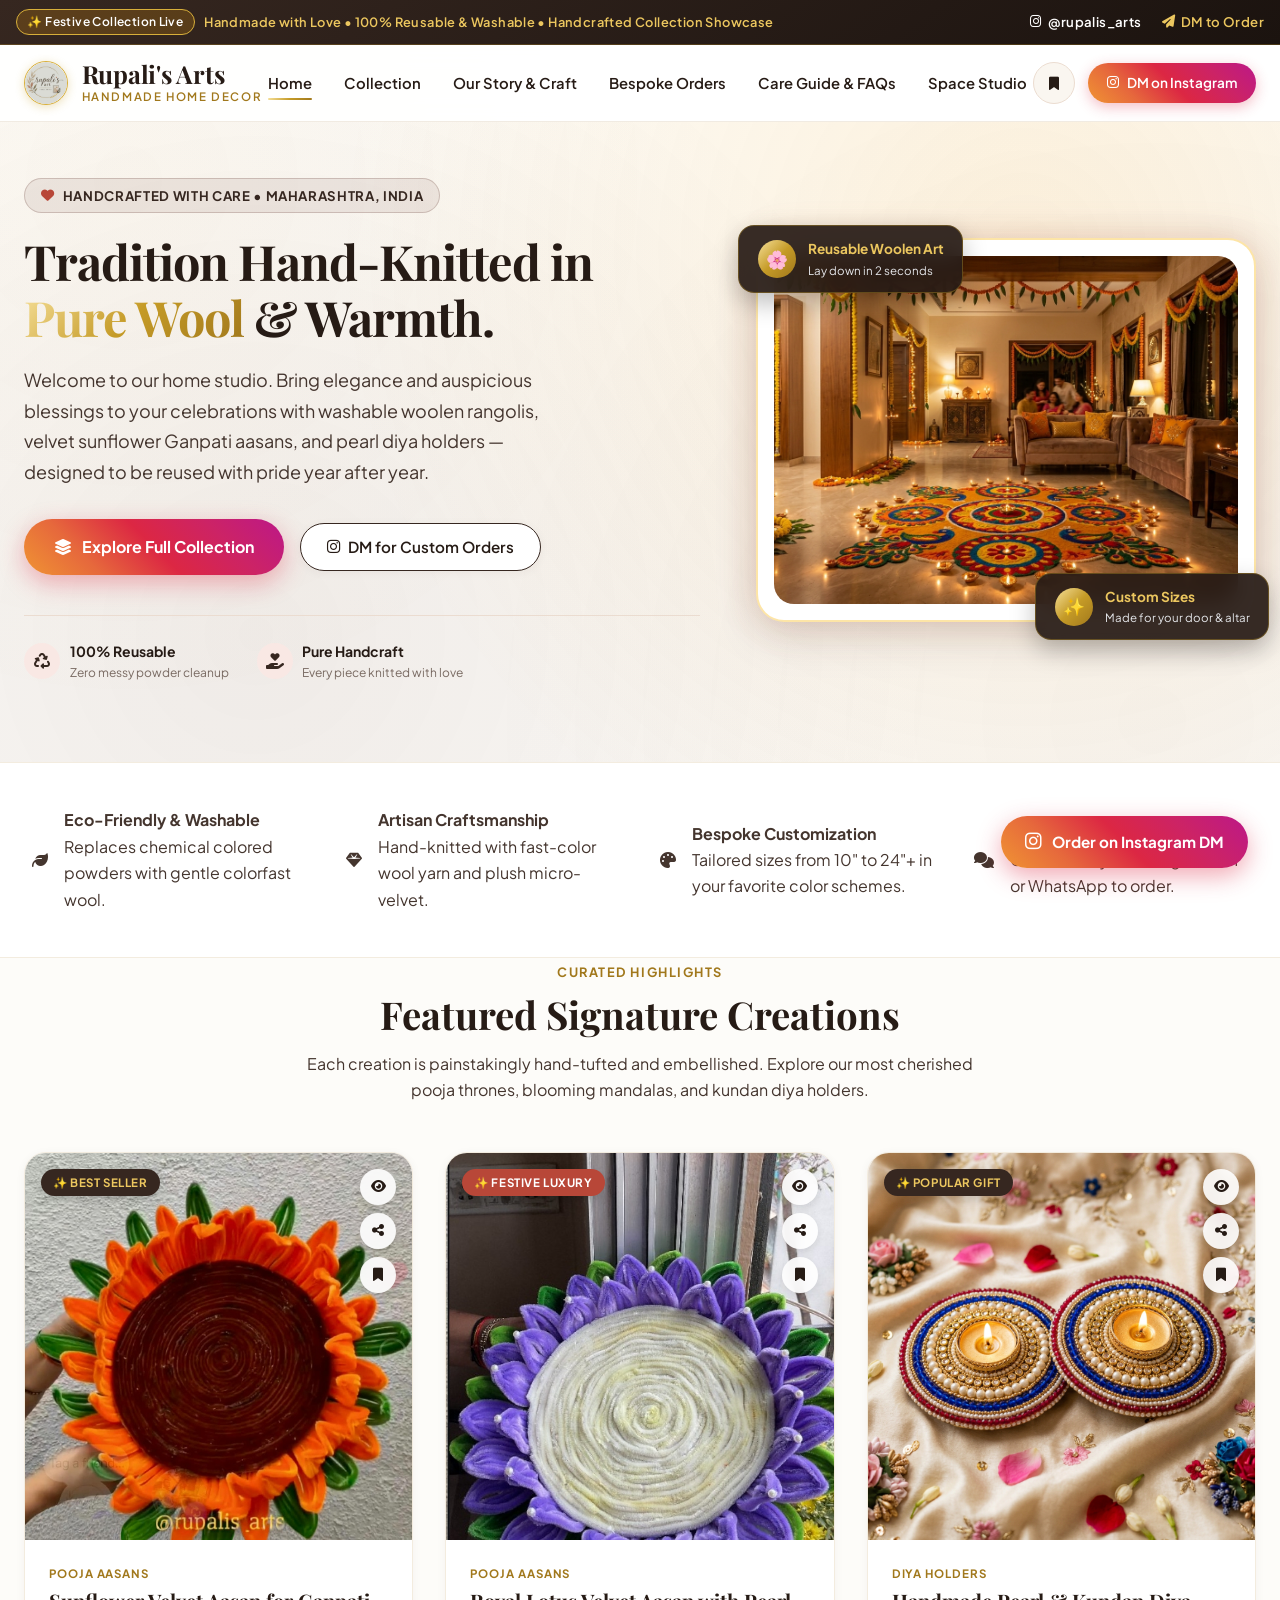
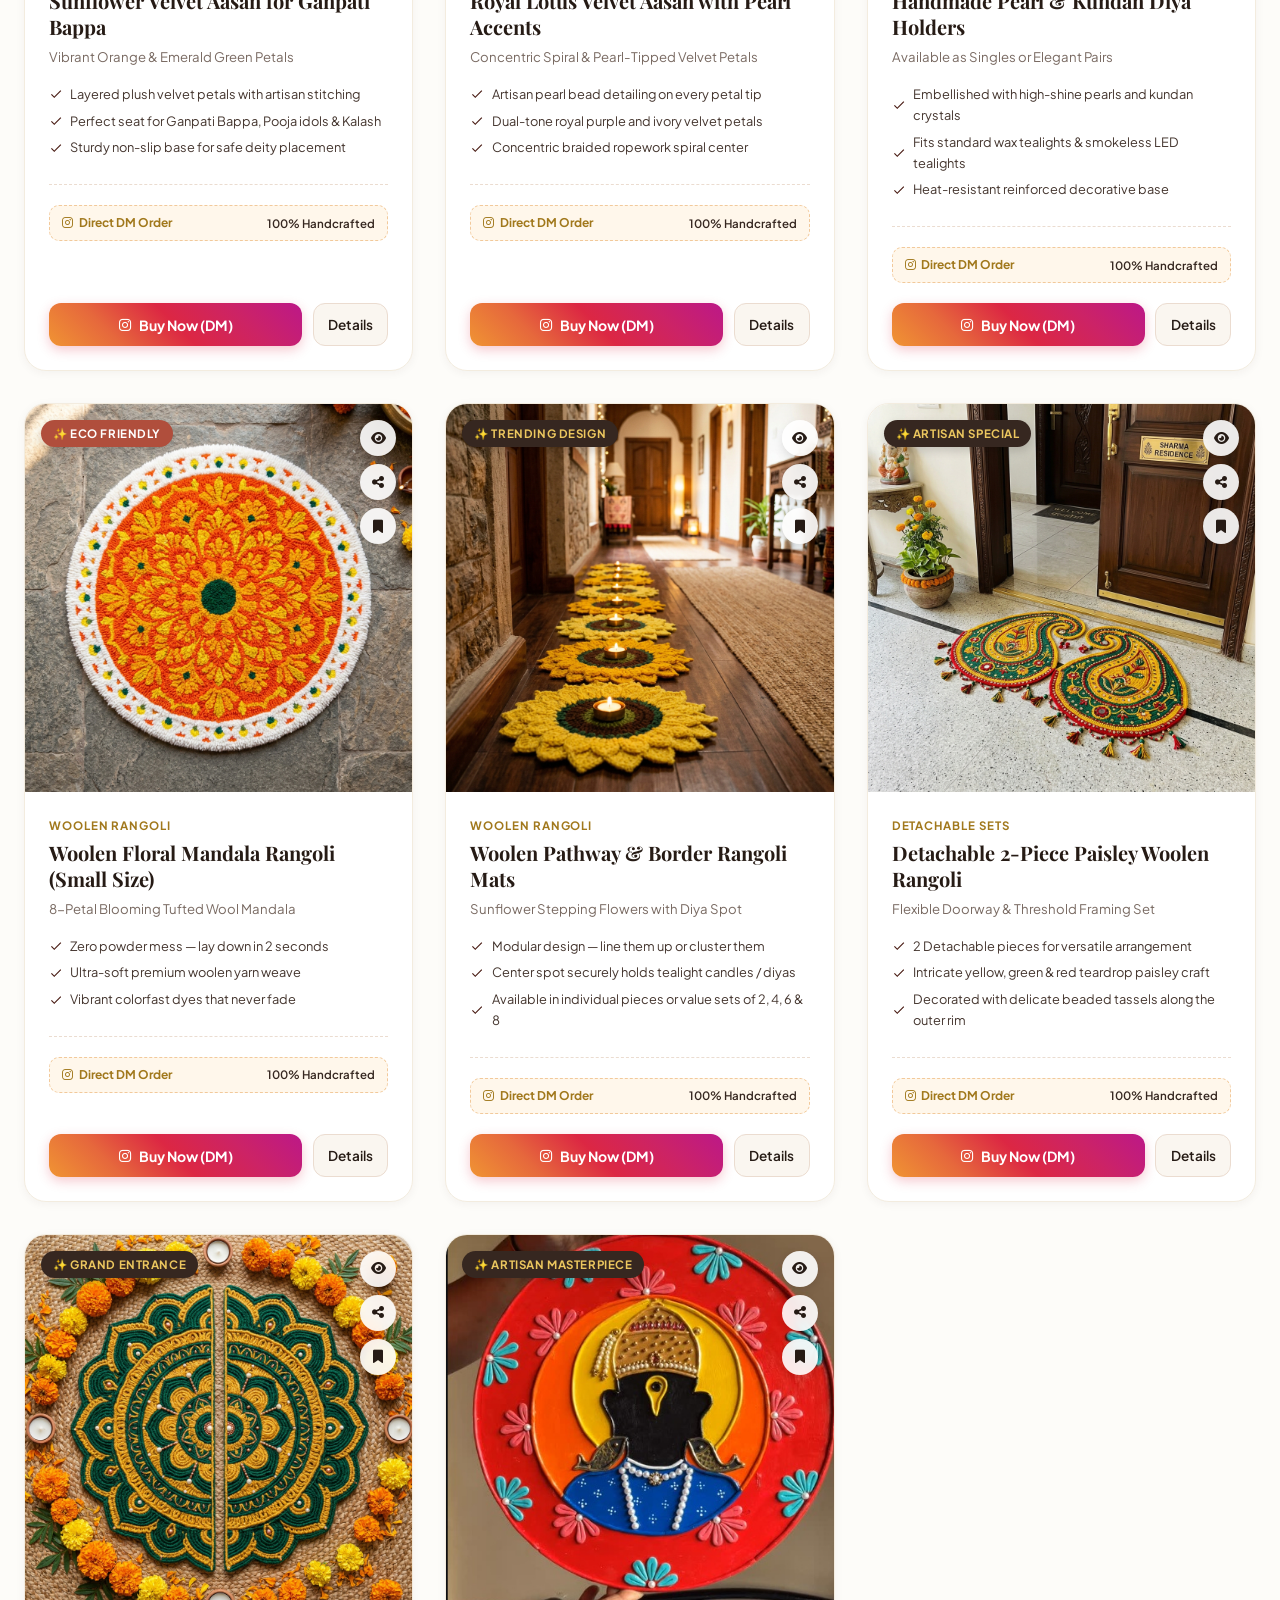
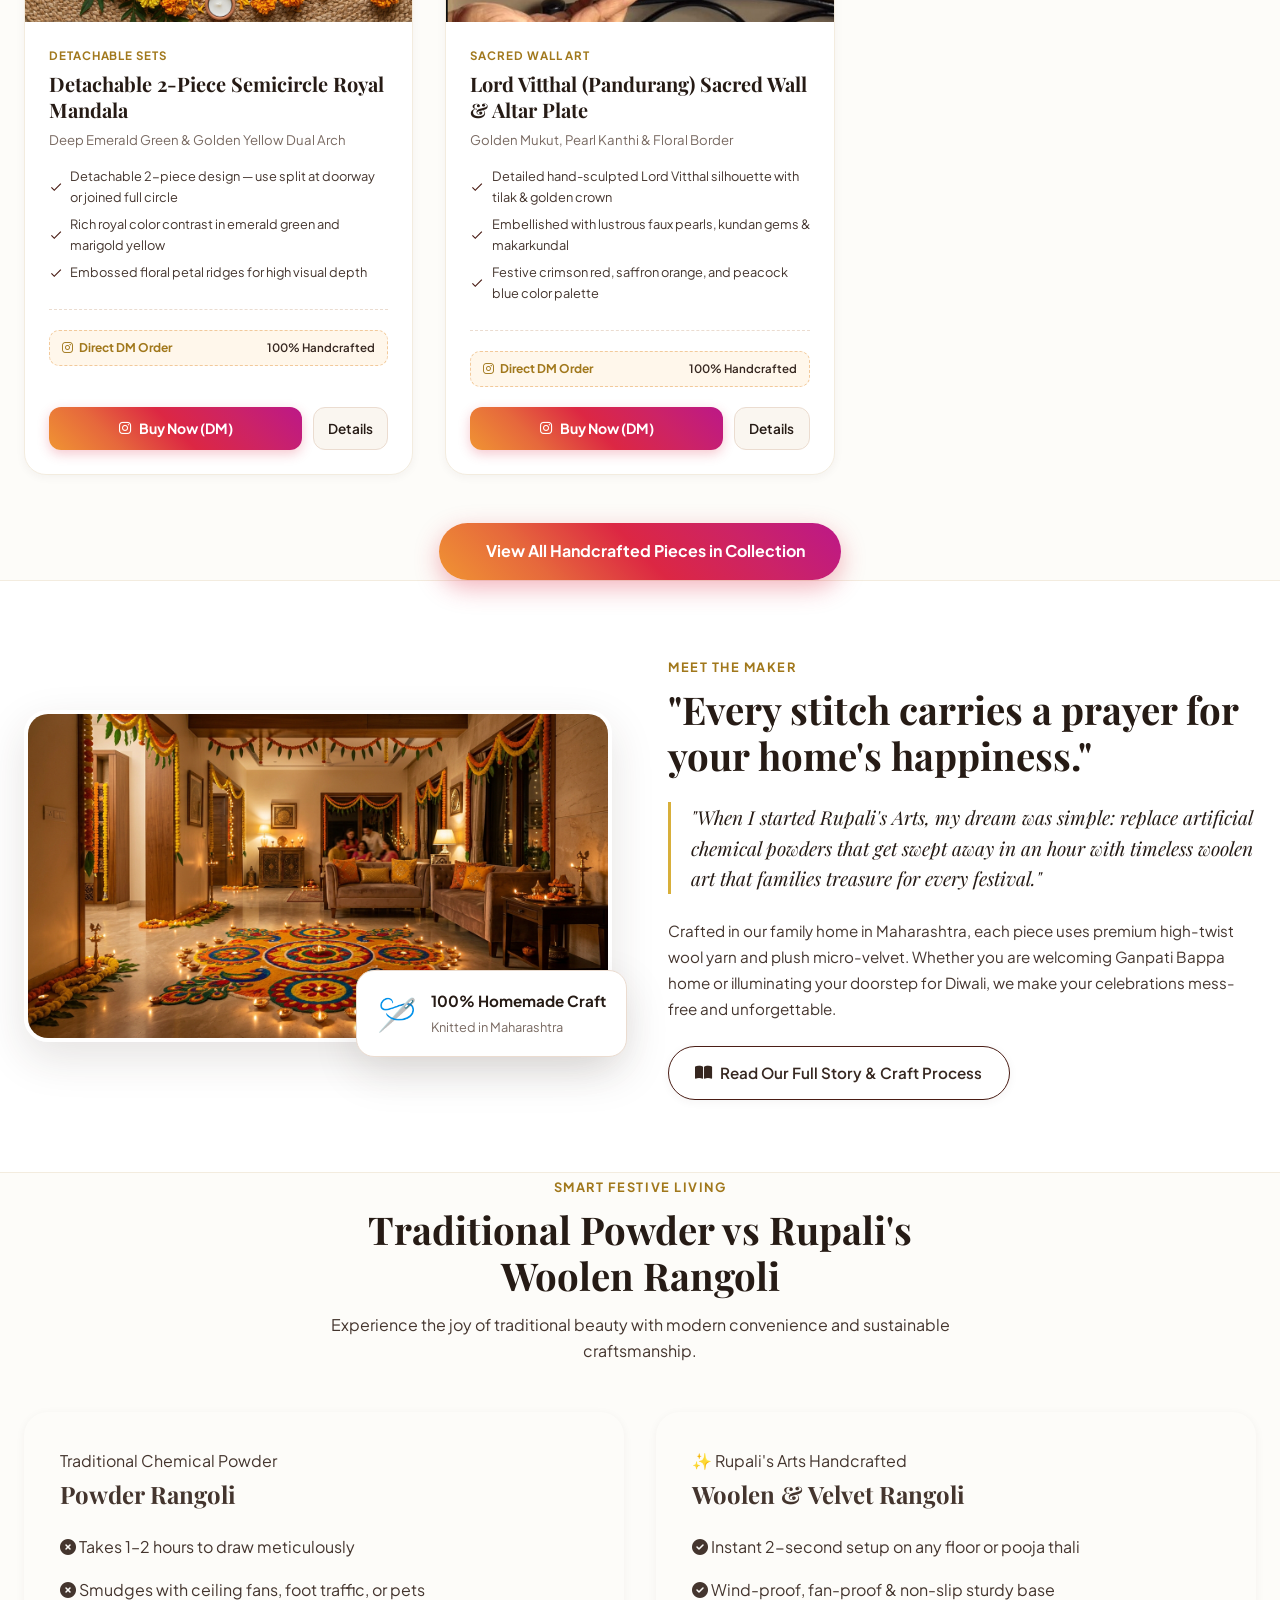
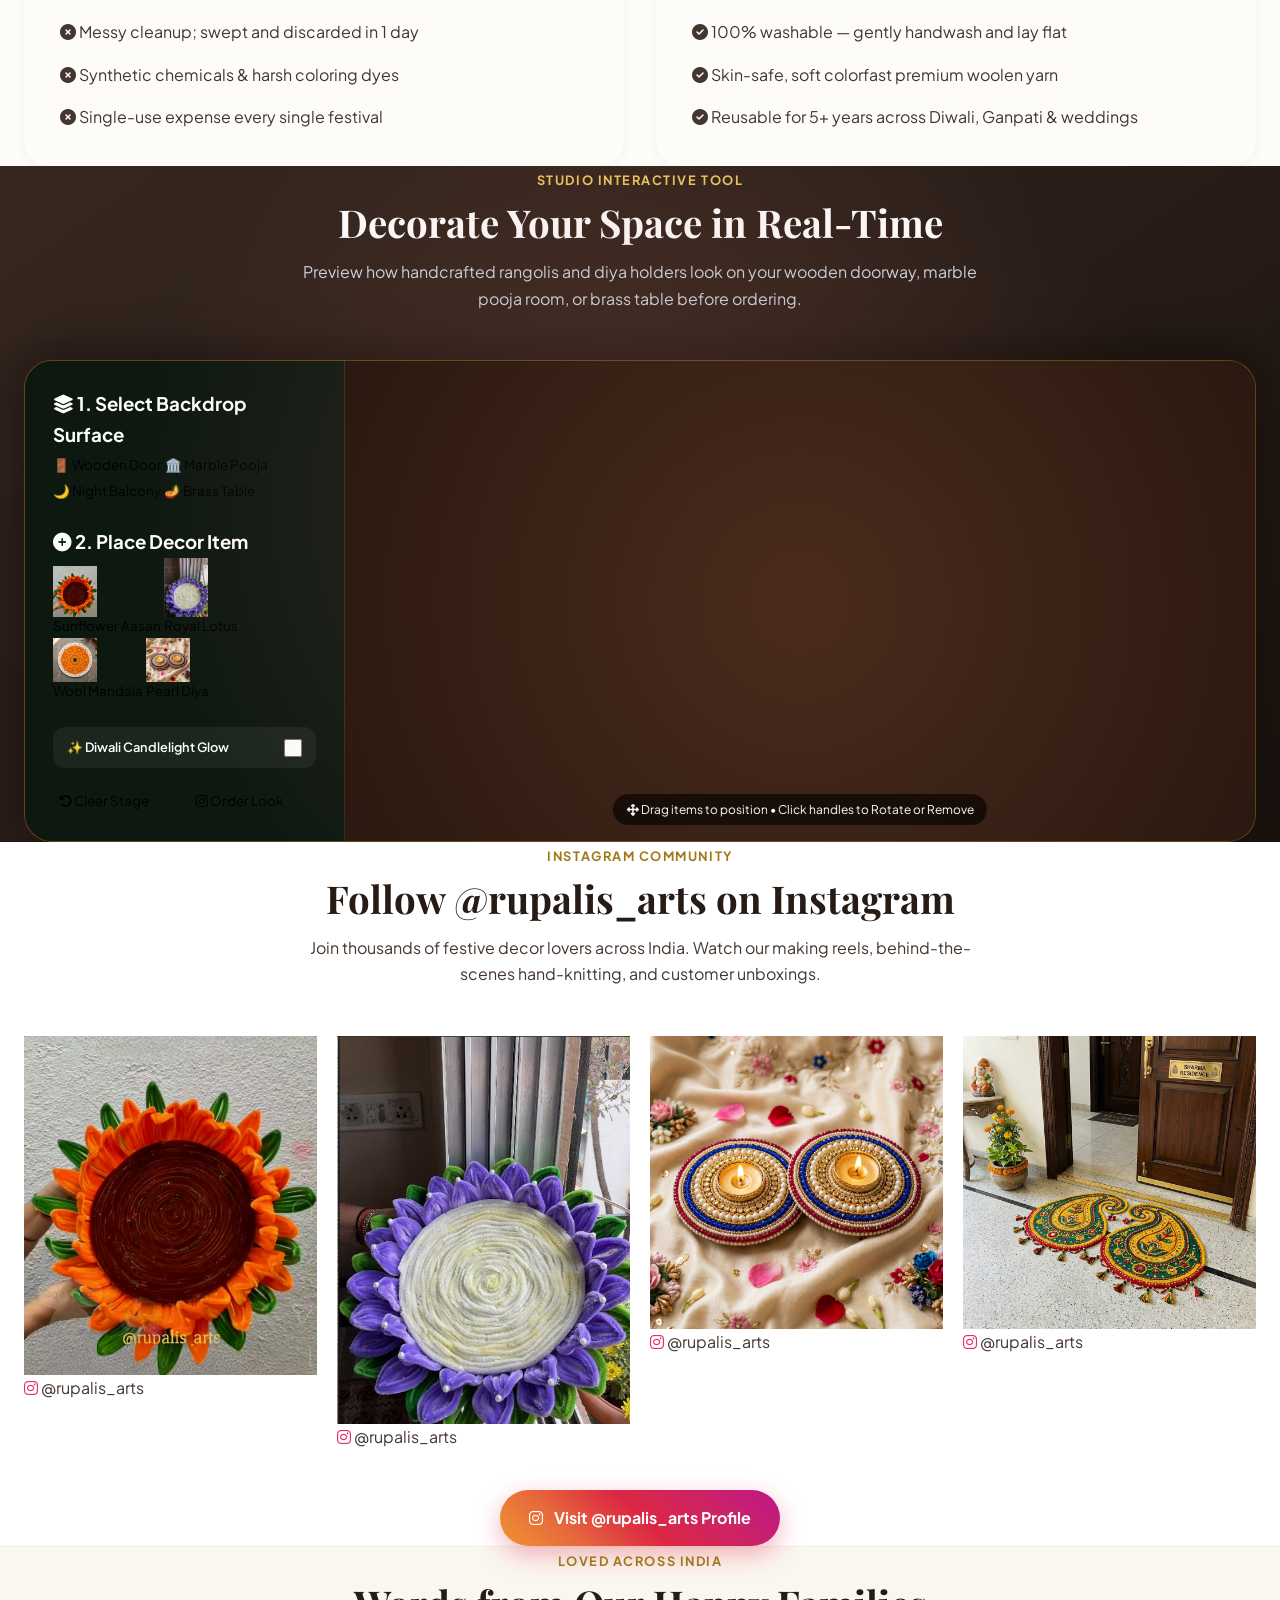
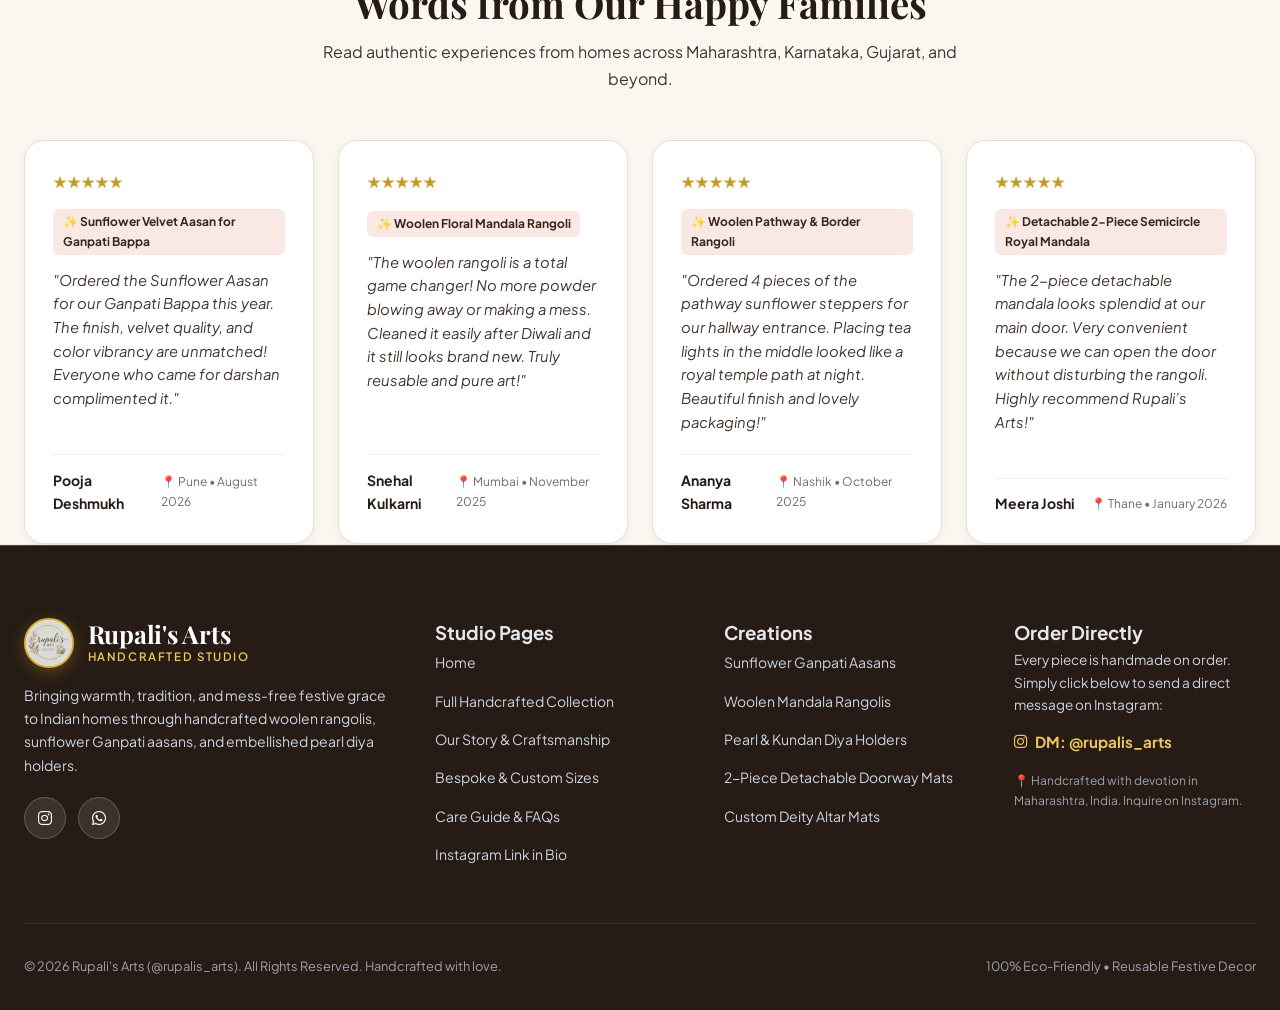
<file: index.html>
<!DOCTYPE html>
<html lang="en">
<head>
  <meta charset="UTF-8" />
  <meta name="viewport" content="width=device-width, initial-scale=1.0" />
  <meta http-equiv="X-UA-Compatible" content="IE=edge" />

    <!-- Primary SEO Meta Tags -->
  <title>Rupali's Arts | Handcrafted Woolen Rangoli, Ganpati Aasans & Wall Arts</title>
  <meta name="title" content="Rupali's Arts | Handcrafted Woolen Rangoli, Ganpati Aasans & Wall Arts" />
  <meta name="description" content="Discover 100% washable, reusable handcrafted woolen rangolis, sunflower Ganpati aasans, pearl diya holders & Lippan mirror wall arts by Rupali's Arts Maharashtra." />
  <meta name="keywords" content="Rupali's Arts, woolen rangoli, washable woolen rangoli, reusable rangoli mat, Ganpati aasan, sunflower velvet aasan, handmade diya holder, pearl diya holders, kundan diya, Lippan art wall hanging, mandala mirror decor, terracotta vase, festive home decor Maharashtra, Diwali rangoli online, Ganesh Chaturthi aasan, eco friendly rangoli, Rupali Nikam" />
  <meta name="author" content="Rupali Nikam - Rupali's Arts" />
  <meta name="robots" content="index, follow, max-image-preview:large, max-snippet:-1, max-video-preview:-1" />
  <link rel="canonical" href="https://rugvednikam.github.io/rupalis-arts/" />
  <meta name="theme-color" content="#c47361" />

  <!-- Open Graph / Facebook / WhatsApp Meta Tags -->
  <meta property="og:type" content="website" />
  <meta property="og:url" content="https://rugvednikam.github.io/rupalis-arts/" />
  <meta property="og:site_name" content="Rupali's Arts" />
  <meta property="og:title" content="Rupali's Arts | Handcrafted Woolen Rangoli, Ganpati Aasans & Wall Arts" />
  <meta property="og:description" content="100% washable, reusable woolen rangolis, velvet Ganpati aasans, Lippan wall art & pearl diya holders handcrafted in Maharashtra. Inquire via Instagram DM." />
  <meta property="og:image" content="assets/images/logo.png" />
  <meta property="og:image:width" content="512" />
  <meta property="og:image:height" content="512" />
  <meta property="og:image:alt" content="Rupali's Arts Handcrafted Home Decor Logo and Workshop" />
  <meta property="og:locale" content="en_IN" />

  <!-- Twitter Meta Tags -->
  <meta name="twitter:card" content="summary_large_image" />
  <meta name="twitter:url" content="https://rugvednikam.github.io/rupalis-arts/" />
  <meta name="twitter:title" content="Rupali's Arts | Handcrafted Woolen Rangoli & Ganpati Aasans" />
  <meta name="twitter:description" content="Reusable woolen rangolis, velvet deity aasans, Lippan mirror art & handcrafted diya holders. DM @rupalis_arts on Instagram to order." />
  <meta name="twitter:image" content="assets/images/logo.png" />

  <!-- Favicon -->
  <link rel="icon" type="image/png" sizes="32x32" href="assets/images/favicon.png" />
  <link rel="icon" type="image/png" sizes="16x16" href="assets/images/favicon-16x16.png" />
  <link rel="apple-touch-icon" sizes="180x180" href="assets/images/apple-touch-icon.png" />

  <!-- Google Fonts -->
  <link rel="preconnect" href="https://fonts.googleapis.com" />
  <link rel="preconnect" href="https://fonts.gstatic.com" crossorigin />
  <link href="https://fonts.googleapis.com/css2?family=Cinzel+Decorative:wght@700&family=Playfair+Display:ital,wght@0,600;0,700;1,600&family=Plus+Jakarta+Sans:wght@400;500;600;700;800&display=swap" rel="stylesheet" />

  <!-- Font Awesome 6 -->
  <link rel="stylesheet" href="https://cdnjs.cloudflare.com/ajax/libs/font-awesome/6.5.1/css/all.min.css" />

  <!-- Custom CSS -->
  <link rel="stylesheet" href="css/animations.css" />
  <link rel="stylesheet" href="css/main.css" />

    <!-- Enhanced Schema.org Structured Data (JSON-LD) -->
  <script type="application/ld+json">
  {
    "@context": "https://schema.org",
    "@graph": [
      {
        "@type": "Organization",
        "@id": "https://rugvednikam.github.io/rupalis-arts/#organization",
        "name": "Rupali's Arts",
        "alternateName": ["Rupalis Arts", "Rupali's Arts Maharashtra"],
        "url": "https://rugvednikam.github.io/rupalis-arts/",
        "logo": {
          "@type": "ImageObject",
          "url": "https://rugvednikam.github.io/rupalis-arts/assets/images/logo.png",
          "width": 512,
          "height": 512
        },
        "sameAs": [
          "https://www.instagram.com/rupalis_arts/",
          "https://rugvednikam.github.io/rupalis-arts/bio.html"
        ],
        "description": "Artisanal home studio specializing in handcrafted washable woolen rangolis, sunflower Ganpati aasans, Lippan mirror art, hand-painted terracotta vases, and embellished pearl diya holders by Rupali Nikam.",
        "founder": {
          "@type": "Person",
          "name": "Rupali Nikam",
          "jobTitle": "Artisan & Founder"
        },
        "contactPoint": {
          "@type": "ContactPoint",
          "telephone": "+91-8552939652",
          "contactType": "Customer Service & Custom Orders",
          "areaServed": "IN",
          "availableLanguage": ["English", "Marathi", "Hindi"]
        }
      },
      {
        "@type": "Store",
        "@id": "https://rugvednikam.github.io/rupalis-arts/#store",
        "name": "Rupali's Arts - Handcrafted Home Decor",
        "image": "https://rugvednikam.github.io/rupalis-arts/assets/images/hero.jpg",
        "description": "Bespoke handcrafted Indian festive decor studio: washable woolen rangolis, Ganpati deity seating thrones, and handmade home accents.",
        "priceRange": "$$",
        "address": {
          "@type": "PostalAddress",
          "addressRegion": "Maharashtra",
          "addressCountry": "IN"
        },
        "makesOffer": [
          {
            "@type": "Offer",
            "itemOffered": {
              "@type": "Product",
              "name": "Sunflower Velvet Aasan for Ganpati Bappa",
              "description": "Plush velvet multi-layer deity seating throne with artisan stitching."
            }
          },
          {
            "@type": "Offer",
            "itemOffered": {
              "@type": "Product",
              "name": "Washable Woolen Rangoli Mats",
              "description": "100% reusable eco-friendly concentric woolen rangolis with colorfast yarn."
            }
          },
          {
            "@type": "Offer",
            "itemOffered": {
              "@type": "Product",
              "name": "Lippan Mirror Wall Art & Mandala Frames",
              "description": "Traditional clay relief and authentic glass mirror handcrafted wall panels."
            }
          }
        ]
      },
      {
        "@type": "WebSite",
        "@id": "https://rugvednikam.github.io/rupalis-arts/#website",
        "url": "https://rugvednikam.github.io/rupalis-arts/",
        "name": "Rupali's Arts",
        "publisher": {
          "@id": "https://rugvednikam.github.io/rupalis-arts/#organization"
        }
      }
    ]
  }
  </script>
</head>
<body>

  <!-- Top Announcement Bar -->
  <aside class="announcement-bar" aria-label="Announcement">
    <div class="announcement-content">
      <div class="announcement-text-group">
        <span class="announcement-badge">✨ Festive Collection Live</span>
        <span class="announcement-tagline">Handmade with Love • 100% Reusable & Washable • Handcrafted Collection Showcase</span>
      </div>
      <div class="announcement-links">
        <a href="https://www.instagram.com/rupalis_arts/" target="_blank" rel="noopener noreferrer" class="announcement-link" aria-label="Visit Rupali's Arts on Instagram">
          <i class="fab fa-instagram" aria-hidden="true"></i> @rupalis_arts
        </a>
        <a href="javascript:void(0)" onclick="openInstagramDM('Custom Festival Order')" class="announcement-link" style="color: var(--gold-300);" aria-label="Direct message on Instagram">
          <i class="fas fa-paper-plane" aria-hidden="true"></i> DM to Order
        </a>
      </div>
    </div>
  </aside>

  <!-- Main Site Header -->
  <header class="site-header" role="banner">
    <div class="container">
      <nav class="navbar" role="navigation" aria-label="Main Navigation">
        <!-- Logo -->
        <a href="index.html" class="brand-logo" aria-label="Rupali's Arts Home">
          <img src="assets/images/logo.png" alt="Rupali's Arts" class="brand-logo-img" width="44" height="44" />
          <div class="brand-text-group">
            <span class="brand-title">Rupali's Arts</span>
            <span class="brand-subtitle">Handmade Home Decor</span>
          </div>
        </a>

        <!-- Multi-Page Nav Menu -->
        <ul class="nav-menu">
          <li><a href="index.html" class="nav-link active">Home</a></li>
          <li><a href="collection.html" class="nav-link">Collection</a></li>
          <li><a href="about.html" class="nav-link">Our Story & Craft</a></li>
          <li><a href="custom-order.html" class="nav-link">Bespoke Orders</a></li>
          <li><a href="faq.html" class="nav-link">Care Guide & FAQs</a></li>
          <li><a href="#visualizer" class="nav-link">Space Studio</a></li>
        </ul>

        <!-- Nav Actions -->
        <div class="nav-actions">
          <button id="btnOpenInquiryDrawer" class="action-btn" title="Saved Inquiries" aria-label="Open saved inquiry bag">
            <i class="fas fa-bookmark" aria-hidden="true"></i>
            <span class="badge-count inquiry-badge-count" style="display: none;">0</span>
          </button>

          <a href="https://ig.me/m/rupalis_arts" target="_blank" rel="noopener noreferrer" class="btn-insta-header" aria-label="Direct message Rupali's Arts on Instagram">
            <i class="fab fa-instagram" aria-hidden="true"></i>
            <span>DM on Instagram</span>
          </a>

          <button id="mobileToggle" class="action-btn mobile-toggle" title="Menu" aria-label="Toggle navigation menu" aria-expanded="false">
            <i class="fas fa-bars" aria-hidden="true"></i>
          </button>
        </div>
      </nav>
    </div>
  </header>

  <main role="main">
    <!-- Hero Section -->
    <section id="hero" class="hero-section" aria-labelledby="hero-heading">
      <div class="container">
        <div class="hero-grid">
          <!-- Hero Text -->
          <div class="hero-content-col">
            <div class="hero-badge-pill">
              <i class="fas fa-heart" style="color: var(--crimson-600);" aria-hidden="true"></i>
              <span>Handcrafted with Care • Maharashtra, India</span>
            </div>
            <h1 id="hero-heading" class="hero-title">
              Tradition Hand-Knitted in <span class="hero-title-accent">Pure Wool</span> & Warmth.
            </h1>
            <p class="hero-description">
              Welcome to our home studio. Bring elegance and auspicious blessings to your celebrations with washable woolen rangolis, velvet sunflower Ganpati aasans, and pearl diya holders — designed to be reused with pride year after year.
            </p>

            <div class="hero-cta-group">
              <a href="collection.html" class="btn-primary-insta" aria-label="Explore Handcrafted Collection">
                <i class="fas fa-layer-group" aria-hidden="true"></i>
                <span>Explore Full Collection</span>
              </a>
              <button class="btn-secondary-outline" onclick="openInstagramDM('Custom Design Consultation')" aria-label="Chat on Instagram DM">
                <i class="fab fa-instagram" aria-hidden="true"></i>
                <span>DM for Custom Orders</span>
              </button>
            </div>

            <div class="hero-highlights-strip">
              <div class="highlight-item">
                <div class="highlight-icon-box">
                  <i class="fas fa-recycle" aria-hidden="true"></i>
                </div>
                <div class="highlight-text">
                  <h4>100% Reusable</h4>
                  <p>Zero messy powder cleanup</p>
                </div>
              </div>
              <div class="highlight-item">
                <div class="highlight-icon-box">
                  <i class="fas fa-hand-holding-heart" aria-hidden="true"></i>
                </div>
                <div class="highlight-text">
                  <h4>Pure Handcraft</h4>
                  <p>Every piece knitted with love</p>
                </div>
              </div>
            </div>
          </div>

          <!-- Hero Visual Showcase -->
          <div class="hero-visual-col">
            <div class="hero-visual-card">
              <div class="hero-img-wrapper">
                <img src="assets/images/hero.jpg" alt="Rupali's Arts Handcrafted Festive Home Decor Setup with Rangolis and Diyas" width="600" height="450" />
              </div>

              <div class="hero-floating-badge badge-top-left">
                <div class="badge-icon-circ">🌸</div>
                <div class="badge-info">
                  <h5>Reusable Woolen Art</h5>
                  <p>Lay down in 2 seconds</p>
                </div>
              </div>

              <div class="hero-floating-badge badge-bottom-right">
                <div class="badge-icon-circ">✨</div>
                <div class="badge-info">
                  <h5>Custom Sizes</h5>
                  <p>Made for your door & altar</p>
                </div>
              </div>
            </div>
          </div>
        </div>
      </div>
    </section>

    <!-- Value Features Strip -->
    <section class="features-value-bar" aria-label="Artisan Values">
      <div class="container">
        <div class="features-grid">
          <div class="feature-box">
            <div class="feature-icon"><i class="fas fa-leaf" aria-hidden="true"></i></div>
            <div class="feature-info">
              <h4>Eco-Friendly & Washable</h4>
              <p>Replaces chemical colored powders with gentle colorfast wool.</p>
            </div>
          </div>

          <div class="feature-box">
            <div class="feature-icon"><i class="fas fa-gem" aria-hidden="true"></i></div>
            <div class="feature-info">
              <h4>Artisan Craftsmanship</h4>
              <p>Hand-knitted with fast-color wool yarn and plush micro-velvet.</p>
            </div>
          </div>

          <div class="feature-box">
            <div class="feature-icon"><i class="fas fa-palette" aria-hidden="true"></i></div>
            <div class="feature-info">
              <h4>Bespoke Customization</h4>
              <p>Tailored sizes from 10" to 24"+ in your favorite color schemes.</p>
            </div>
          </div>

          <div class="feature-box">
            <div class="feature-icon"><i class="fas fa-comments" aria-hidden="true"></i></div>
            <div class="feature-info">
              <h4>Direct Artisan Ordering</h4>
              <p>Chat directly on Instagram DM or WhatsApp to order.</p>
            </div>
          </div>
        </div>
      </div>
    </section>

    <!-- Curated Featured Creations -->
    <section class="products-section" aria-labelledby="featured-heading">
      <div class="container">
        <div class="section-header">
          <span class="section-tag">Curated Highlights</span>
          <h2 id="featured-heading" class="section-title">Featured Signature Creations</h2>
          <p class="section-description">
            Each creation is painstakingly hand-tufted and embellished. Explore our most cherished pooja thrones, blooming mandalas, and kundan diya holders.
          </p>
        </div>

        <div id="featuredGrid" class="products-grid">
          <!-- Dynamically populated from products.js -->
        </div>

        <div style="text-align: center; margin-top: 3rem;">
          <a href="collection.html" class="btn-primary-insta" style="display: inline-flex; padding: 0.95rem 2.25rem;">
            <i class="fas fa-sparkles" aria-hidden="true"></i>
            <span>View All Handcrafted Pieces in Collection</span>
          </a>
        </div>
      </div>
    </section>

    <!-- Meet the Artisan Story Teaser Section -->
    <section class="story-section" style="background: #fff; border-top: 1px solid var(--cream-200); border-bottom: 1px solid var(--cream-200);" aria-labelledby="story-teaser-heading">
      <div class="container">
        <div class="story-grid">
          <div class="story-image-stack">
            <img src="assets/images/hero.jpg" alt="Rupali's Arts Handcrafted Decor Workshop Setup" class="story-main-img" />
            <div class="artisan-badge-card">
              <div style="font-size: 2rem;">🪡</div>
              <div>
                <strong style="display: block; color: var(--emerald-900); font-size: 0.95rem;">100% Homemade Craft</strong>
                <span style="font-size: 0.8rem; color: var(--text-muted);">Knitted in Maharashtra</span>
              </div>
            </div>
          </div>

          <div class="story-content">
            <span class="section-tag">Meet the Maker</span>
            <h2 id="story-teaser-heading" class="section-title" style="text-align: left; margin-bottom: 1rem;">
              "Every stitch carries a prayer for your home's happiness."
            </h2>
            <p class="artisan-quote">
              "When I started Rupali's Arts, my dream was simple: replace artificial chemical powders that get swept away in an hour with timeless woolen art that families treasure for every festival."
            </p>
            <p style="color: var(--text-body); font-size: 0.95rem; line-height: 1.7; margin-bottom: 1.5rem;">
              Crafted in our family home in Maharashtra, each piece uses premium high-twist wool yarn and plush micro-velvet. Whether you are welcoming Ganpati Bappa home or illuminating your doorstep for Diwali, we make your celebrations mess-free and unforgettable.
            </p>
            <a href="about.html" class="btn-secondary-outline" style="border-color: var(--emerald-700); color: var(--emerald-800); display: inline-flex;">
              <i class="fas fa-book-open" aria-hidden="true"></i>
              <span>Read Our Full Story & Craft Process</span>
            </a>
          </div>
        </div>
      </div>
    </section>

    <!-- Why Woolen Decor Beats Powder Comparison -->
    <section id="why-woolen" class="comparison-section" aria-labelledby="why-woolen-heading">
      <div class="container">
        <div class="section-header">
          <span class="section-tag">Smart Festive Living</span>
          <h2 id="why-woolen-heading" class="section-title">Traditional Powder vs Rupali's Woolen Rangoli</h2>
          <p class="section-description">
            Experience the joy of traditional beauty with modern convenience and sustainable craftsmanship.
          </p>
        </div>

        <div class="comparison-grid">
          <!-- Traditional Card -->
          <div class="compare-card compare-traditional">
            <div class="compare-badge badge-traditional">Traditional Chemical Powder</div>
            <h3 class="compare-title">Powder Rangoli</h3>
            <ul class="compare-list">
              <li><i class="fas fa-times-circle" aria-hidden="true"></i> Takes 1–2 hours to draw meticulously</li>
              <li><i class="fas fa-times-circle" aria-hidden="true"></i> Smudges with ceiling fans, foot traffic, or pets</li>
              <li><i class="fas fa-times-circle" aria-hidden="true"></i> Messy cleanup; swept and discarded in 1 day</li>
              <li><i class="fas fa-times-circle" aria-hidden="true"></i> Synthetic chemicals & harsh coloring dyes</li>
              <li><i class="fas fa-times-circle" aria-hidden="true"></i> Single-use expense every single festival</li>
            </ul>
          </div>

          <!-- Woolen Card -->
          <div class="compare-card compare-woolen">
            <div class="compare-badge badge-woolen">✨ Rupali's Arts Handcrafted</div>
            <h3 class="compare-title">Woolen & Velvet Rangoli</h3>
            <ul class="compare-list">
              <li><i class="fas fa-check-circle" aria-hidden="true"></i> Instant 2-second setup on any floor or pooja thali</li>
              <li><i class="fas fa-check-circle" aria-hidden="true"></i> Wind-proof, fan-proof & non-slip sturdy base</li>
              <li><i class="fas fa-check-circle" aria-hidden="true"></i> 100% washable — gently handwash and lay flat</li>
              <li><i class="fas fa-check-circle" aria-hidden="true"></i> Skin-safe, soft colorfast premium woolen yarn</li>
              <li><i class="fas fa-check-circle" aria-hidden="true"></i> Reusable for 5+ years across Diwali, Ganpati & weddings</li>
            </ul>
          </div>
        </div>
      </div>
    </section>

    <!-- Interactive Space Visualizer Studio -->
    <section id="visualizer" class="visualizer-section" aria-labelledby="visualizer-heading">
      <div class="container">
        <div class="section-header">
          <span class="section-tag" style="color: var(--gold-300);">Studio Interactive Tool</span>
          <h2 id="visualizer-heading" class="section-title" style="color: #fff;">
            Decorate Your Space in Real-Time
          </h2>
          <p class="section-description" style="color: #cbd5e1;">
            Preview how handcrafted rangolis and diya holders look on your wooden doorway, marble pooja room, or brass table before ordering.
          </p>
        </div>

        <div class="visualizer-wrapper">
          <!-- Studio Sidebar Controls -->
          <div class="visualizer-sidebar">
            <div class="sidebar-block">
              <h3 class="sidebar-block-title">
                <i class="fas fa-layer-group" aria-hidden="true"></i> 1. Select Backdrop Surface
              </h3>
              <div class="room-selector-grid">
                <button class="room-btn active" data-surface="wood" aria-label="Wooden Doorstep Floor">
                  <span class="room-icon">🚪</span>
                  <span>Wooden Door</span>
                </button>
                <button class="room-btn" data-surface="marble" aria-label="Marble Mandir Temple Floor">
                  <span class="room-icon">🏛️</span>
                  <span>Marble Pooja</span>
                </button>
                <button class="room-btn" data-surface="night-balcony" aria-label="Night Balcony Floor">
                  <span class="room-icon">🌙</span>
                  <span>Night Balcony</span>
                </button>
                <button class="room-btn" data-surface="brass" aria-label="Brass Urli Table Top">
                  <span class="room-icon">🪔</span>
                  <span>Brass Table</span>
                </button>
              </div>
            </div>

            <div class="sidebar-block">
              <h3 class="sidebar-block-title">
                <i class="fas fa-plus-circle" aria-hidden="true"></i> 2. Place Decor Item
              </h3>
              <div class="decor-palette">
                <button class="palette-item" data-item="sunflower-aasan-orange" title="Add Sunflower Aasan">
                  <img src="assets/images/sunflower-aasan-orange.jpg" alt="Sunflower Velvet Aasan" width="44" height="44" />
                  <span>Sunflower Aasan</span>
                </button>
                <button class="palette-item" data-item="sunflower-aasan-purple" title="Add Royal Lotus Aasan">
                  <img src="assets/images/sunflower-aasan-purple.jpg" alt="Royal Lotus Velvet Aasan" width="44" height="44" />
                  <span>Royal Lotus</span>
                </button>
                <button class="palette-item" data-item="woolen-rangoli-small" title="Add Woolen Mandala">
                  <img src="assets/images/woolen-rangoli-small.jpg" alt="Woolen Mandala Rangoli" width="44" height="44" />
                  <span>Wool Mandala</span>
                </button>
                <button class="palette-item" data-item="diya-holders" title="Add Pearl Diya">
                  <img src="assets/images/diya-holders.jpg" alt="Pearl Diya Holder" width="44" height="44" />
                  <span>Pearl Diya</span>
                </button>
              </div>
            </div>

            <div class="sidebar-block">
              <div style="display: flex; justify-content: space-between; align-items: center; background: rgba(255,255,255,0.06); padding: 0.6rem 0.85rem; border-radius: 12px;">
                <label for="studioLightingToggle" style="font-size: 0.8rem; font-weight: 600; cursor: pointer;">✨ Diwali Candlelight Glow</label>
                <input type="checkbox" id="studioLightingToggle" style="accent-color: var(--gold-400); width: 18px; height: 18px; cursor: pointer;" aria-label="Toggle Diwali Candlelight Mode" />
              </div>
            </div>

            <div class="sidebar-block" style="display: flex; gap: 0.5rem;">
              <button id="btnClearStage" class="stage-control-btn" style="flex: 1;" aria-label="Clear visualizer stage">
                <i class="fas fa-rotate-left" aria-hidden="true"></i> Clear Stage
              </button>
              <button id="btnOrderVisualizerSetup" class="stage-control-btn primary" style="flex: 1.5;" aria-label="Order current design on Instagram">
                <i class="fab fa-instagram" aria-hidden="true"></i> Order Look
              </button>
            </div>
          </div>

          <!-- Studio Stage Floor -->
          <div class="visualizer-stage-container">
            <div id="stageFloor" class="stage-floor" style="background: radial-gradient(circle at center, #4a2c1d 0%, #2b1810 100%);"></div>
            <div id="stageItemsWrapper" class="stage-items-layer"></div>
            <div class="stage-hint">
              <i class="fas fa-arrows-up-down-left-right" aria-hidden="true"></i> Drag items to position • Click handles to Rotate or Remove
            </div>
          </div>
        </div>
      </div>
    </section>

    <!-- Instagram Spotlight Section -->
    <section id="spotlight" class="insta-spotlight-section" aria-labelledby="spotlight-heading">
      <div class="container">
        <div class="section-header">
          <span class="section-tag">Instagram Community</span>
          <h2 id="spotlight-heading" class="section-title">Follow @rupalis_arts on Instagram</h2>
          <p class="section-description">
            Join thousands of festive decor lovers across India. Watch our making reels, behind-the-scenes hand-knitting, and customer unboxings.
          </p>
        </div>

        <div class="insta-grid">
          <a href="https://www.instagram.com/rupalis_arts/" target="_blank" rel="noopener noreferrer" class="insta-post-card" aria-label="View Sunflower Aasan on Instagram">
            <img src="assets/images/sunflower-aasan-orange.jpg" alt="Sunflower Ganpati Aasan on Instagram" loading="lazy" />
            <div class="insta-hover-overlay">
              <i class="fab fa-instagram" style="color: #e1306c;" aria-hidden="true"></i>
              <span>@rupalis_arts</span>
            </div>
          </a>
          <a href="https://www.instagram.com/rupalis_arts/" target="_blank" rel="noopener noreferrer" class="insta-post-card" aria-label="View Royal Lotus Aasan on Instagram">
            <img src="assets/images/sunflower-aasan-purple.jpg" alt="Royal Lotus Velvet Aasan on Instagram" loading="lazy" />
            <div class="insta-hover-overlay">
              <i class="fab fa-instagram" style="color: #e1306c;" aria-hidden="true"></i>
              <span>@rupalis_arts</span>
            </div>
          </a>
          <a href="https://www.instagram.com/rupalis_arts/" target="_blank" rel="noopener noreferrer" class="insta-post-card" aria-label="View Pearl Diya Holders on Instagram">
            <img src="assets/images/diya-holders.jpg" alt="Pearl Diya Holders on Instagram" loading="lazy" />
            <div class="insta-hover-overlay">
              <i class="fab fa-instagram" style="color: #e1306c;" aria-hidden="true"></i>
              <span>@rupalis_arts</span>
            </div>
          </a>
          <a href="https://www.instagram.com/rupalis_arts/" target="_blank" rel="noopener noreferrer" class="insta-post-card" aria-label="View Detachable Paisley Rangoli on Instagram">
            <img src="assets/images/detachable-paisley.jpg" alt="Detachable Paisley Rangoli on Instagram" loading="lazy" />
            <div class="insta-hover-overlay">
              <i class="fab fa-instagram" style="color: #e1306c;" aria-hidden="true"></i>
              <span>@rupalis_arts</span>
            </div>
          </a>
        </div>

        <div style="text-align: center; margin-top: 2.5rem;">
          <a href="https://www.instagram.com/rupalis_arts/" target="_blank" rel="noopener noreferrer" class="btn-primary-insta" style="display: inline-flex;">
            <i class="fab fa-instagram" aria-hidden="true"></i>
            <span>Visit @rupalis_arts Profile</span>
          </a>
        </div>
      </div>
    </section>

    <!-- Customer Reviews & Testimonials -->
    <section id="reviews" class="reviews-section" style="background: var(--cream-100); border-top: 1px solid var(--cream-200); border-bottom: 1px solid var(--cream-200);" aria-labelledby="reviews-heading">
      <div class="container">
        <div class="section-header">
          <span class="section-tag">Loved Across India</span>
          <h2 id="reviews-heading" class="section-title">Words from Our Happy Families</h2>
          <p class="section-description">
            Read authentic experiences from homes across Maharashtra, Karnataka, Gujarat, and beyond.
          </p>
        </div>

        <div id="reviewsGrid" class="reviews-grid">
          <!-- Dynamically populated from products.js -->
        </div>
      </div>
    </section>
  </main>

  <!-- Site Footer -->
  <footer class="site-footer" role="contentinfo">
    <div class="container">
      <div class="footer-grid">
        <!-- Col 1: Brand Info -->
        <div class="footer-col">
          <a href="index.html" class="brand-logo" style="margin-bottom: 1rem;" aria-label="Rupali's Arts Home">
            <img src="assets/images/logo.png" alt="Rupali's Arts" class="footer-logo-img" width="48" height="48" />
            <div class="brand-text-group">
              <span class="brand-title" style="color: #fff;">Rupali's Arts</span>
              <span class="brand-subtitle" style="color: var(--gold-300);">Handcrafted Studio</span>
            </div>
          </a>
          <p style="font-size: 0.875rem; color: #cbd5e1; line-height: 1.65; margin-bottom: 1.25rem;">
            Bringing warmth, tradition, and mess-free festive grace to Indian homes through handcrafted woolen rangolis, sunflower Ganpati aasans, and embellished pearl diya holders.
          </p>
          <div style="display: flex; gap: 0.75rem;">
            <a href="https://www.instagram.com/rupalis_arts/" target="_blank" rel="noopener noreferrer" class="action-btn" style="background: rgba(255,255,255,0.1); border-color: rgba(255,255,255,0.2); color: #fff;" aria-label="Instagram">
              <i class="fab fa-instagram" aria-hidden="true"></i>
            </a>
            <a href="https://wa.me/918552939652" target="_blank" rel="noopener noreferrer" class="action-btn" style="background: rgba(255,255,255,0.1); border-color: rgba(255,255,255,0.2); color: #fff;" aria-label="WhatsApp">
              <i class="fab fa-whatsapp" aria-hidden="true"></i>
            </a>
          </div>
        </div>

        <!-- Col 2: Multi-Page Navigation -->
        <div class="footer-col">
          <h3 class="footer-col-title">Studio Pages</h3>
          <ul class="footer-links">
            <li><a href="index.html">Home</a></li>
            <li><a href="collection.html">Full Handcrafted Collection</a></li>
            <li><a href="about.html">Our Story & Craftsmanship</a></li>
            <li><a href="custom-order.html">Bespoke & Custom Sizes</a></li>
            <li><a href="faq.html">Care Guide & FAQs</a></li>
            <li><a href="bio.html">Instagram Link in Bio</a></li>
          </ul>
        </div>

        <!-- Col 3: Handcrafted Categories -->
        <div class="footer-col">
          <h3 class="footer-col-title">Creations</h3>
          <ul class="footer-links">
            <li><a href="collection.html">Sunflower Ganpati Aasans</a></li>
            <li><a href="collection.html">Woolen Mandala Rangolis</a></li>
            <li><a href="collection.html">Pearl & Kundan Diya Holders</a></li>
            <li><a href="collection.html">2-Piece Detachable Doorway Mats</a></li>
            <li><a href="custom-order.html">Custom Deity Altar Mats</a></li>
          </ul>
        </div>

        <!-- Col 4: How to Order Directly -->
        <div class="footer-col">
          <h3 class="footer-col-title">Order Directly</h3>
          <p style="font-size: 0.85rem; color: #cbd5e1; margin-bottom: 0.75rem;">
            Every piece is handmade on order. Simply click below to send a direct message on Instagram:
          </p>
          <a href="https://ig.me/m/rupalis_arts" target="_blank" rel="noopener noreferrer" style="display: inline-flex; align-items: center; gap: 0.5rem; color: var(--gold-300); font-weight: 700; font-size: 0.95rem;" aria-label="Chat on Instagram DM">
            <i class="fab fa-instagram" aria-hidden="true"></i> DM: @rupalis_arts
          </a>
          <p style="font-size: 0.75rem; color: #9ca3af; margin-top: 1rem;">
            📍 Handcrafted with devotion in Maharashtra, India. Inquire on Instagram.
          </p>
        </div>
      </div>

      <div class="footer-bottom">
        <p>© 2026 Rupali's Arts (@rupalis_arts). All Rights Reserved. Handcrafted with love.</p>
        <p>100% Eco-Friendly • Reusable Festive Decor</p>
      </div>
    </div>
  </footer>

  <!-- Quick View Modal -->
  <div id="modalBackdrop" class="modal-backdrop" aria-hidden="true"></div>
  <div id="quickViewModal" class="quick-view-modal" role="dialog" aria-modal="true" aria-labelledby="modalProductTitle">
    <div class="modal-content-card">
      <button id="closeModalBtn" class="modal-close-btn" aria-label="Close product preview">
        <i class="fas fa-times" aria-hidden="true"></i>
      </button>

      <div class="quick-view-grid">
        <div class="modal-img-wrapper">
          <img id="modalProductImg" src="assets/images/sunflower-aasan-orange.jpg" alt="Handcrafted product preview" />
        </div>

        <div class="modal-details-col">
          <span id="modalProductCategory" class="product-cat-pill">Pooja Aasans</span>
          <h2 id="modalProductTitle" class="modal-title">Sunflower Velvet Aasan</h2>
          <p id="modalProductSubtitle" class="modal-subtitle">Vibrant Orange & Emerald Green Petals</p>

          <p id="modalProductDescription" class="modal-description">
            A handcrafted circular floral throne crafted specially for Ganpati Bappa and sacred pooja idols.
          </p>

          <div class="modal-specs-block">
            <h4 style="font-size: 0.85rem; color: var(--emerald-900); margin-bottom: 0.5rem; text-transform: uppercase; letter-spacing: 0.05em;">
              Specifications & Material:
            </h4>
            <div id="modalProductSpecs"></div>
          </div>

          <div style="margin-bottom: 1.5rem;">
            <h4 style="font-size: 0.85rem; color: var(--emerald-900); margin-bottom: 0.5rem; text-transform: uppercase; letter-spacing: 0.05em;">
              Key Highlights:
            </h4>
            <ul id="modalProductFeatures" style="list-style: none; display: flex; flex-direction: column; gap: 0.35rem; font-size: 0.85rem; color: var(--text-body);"></ul>
          </div>

          <div style="display: flex; gap: 0.75rem;">
            <button class="btn-primary-insta" style="flex: 1; justify-content: center;" onclick="orderCurrentModalProduct()" aria-label="Order on Instagram DM">
              <i class="fab fa-instagram" aria-hidden="true"></i> Order on Instagram DM
            </button>
          </div>
        </div>
      </div>
    </div>
  </div>

  <!-- Inquiry Bag Drawer -->
  <div id="inquiryBackdrop" class="modal-backdrop" aria-hidden="true"></div>
  <aside id="inquiryDrawer" class="inquiry-drawer" role="dialog" aria-modal="true" aria-label="My Inquiry Bag">
    <div class="drawer-header">
      <div style="display: flex; align-items: center; gap: 0.5rem;">
        <i class="fas fa-bookmark" style="color: var(--gold-400);" aria-hidden="true"></i>
        <h3>My Inquiry Bag</h3>
      </div>
      <button id="btnCloseInquiryDrawer" style="color: #fff; font-size: 1.25rem;" aria-label="Close inquiry drawer">
        <i class="fas fa-times" aria-hidden="true"></i>
      </button>
    </div>

    <div id="inquiryDrawerList" class="drawer-body">
      <!-- Injected dynamically -->
    </div>

    <div class="drawer-footer">
      <label for="inquiryNotesInput" style="font-size: 0.8rem; font-weight: 700; color: var(--emerald-900); display: block; margin-bottom: 0.4rem;">
        Custom Size / Note for Order:
      </label>
      <input type="text" id="inquiryNotesInput" placeholder="e.g. Need 12-inch size in Purple" style="width: 100%; padding: 0.65rem 0.85rem; border-radius: 10px; border: 1px solid var(--cream-300); font-size: 0.825rem; margin-bottom: 1rem; outline: none;" />

      <button id="btnSendAllInquiry" class="btn-primary-insta" style="width: 100%; justify-content: center;" aria-label="Send inquiry bag items to Instagram DM">
        <i class="fab fa-instagram" aria-hidden="true"></i> Send All to Instagram DM
      </button>
    </div>
  </aside>

  <!-- Mobile Slide-Out Sidebar Drawer (Off-Canvas Left) -->
  <div id="mobileSidebarBackdrop" class="mobile-sidebar-backdrop" aria-hidden="true"></div>

  <aside id="mobileSidebar" class="mobile-sidebar" role="dialog" aria-modal="true" aria-label="Mobile Navigation Sidebar">
    <div class="mobile-sidebar-header">
      <a href="index.html" class="brand-logo" id="mobileSidebarLogo" aria-label="Rupali's Arts Home">
        <img src="assets/images/logo.png" alt="Rupali's Arts" class="brand-logo-img" width="40" height="40" />
        <div class="brand-text-group">
          <span class="brand-title" style="font-size: 1.35rem; color: #fff;">Rupali's Arts</span>
          <span class="brand-subtitle" style="color: var(--gold-300);">Handcrafted Studio</span>
        </div>
      </a>
      <button id="closeMobileSidebarBtn" class="mobile-sidebar-close" aria-label="Close mobile navigation sidebar">
        <i class="fas fa-times" aria-hidden="true"></i>
      </button>
    </div>

    <div class="mobile-sidebar-body">
      <!-- Quick Utility Tools -->
      <div class="mobile-sidebar-quick-tools" style="grid-template-columns: 1fr;">
        <button id="mobileSidebarInquiryBtn" class="mobile-tool-card" aria-label="Open saved inquiry bag">
          <div class="tool-icon-wrap">
            <i class="fas fa-bookmark" aria-hidden="true"></i>
            <span class="badge-count inquiry-badge-count" style="display: none;">0</span>
          </div>
          <div class="tool-info">
            <span class="tool-title">My Saved Inquiry Bag</span>
            <span class="tool-sub">View bookmarks & request quote</span>
          </div>
        </button>
      </div>

      <!-- Multi-Page Navigation Links -->
      <nav class="mobile-sidebar-nav" aria-label="Mobile Menu Navigation">
        <span class="mobile-nav-heading">Studio Navigation</span>
        <ul class="mobile-nav-list">
          <li>
            <a href="index.html" class="mobile-nav-item active">
              <span class="item-icon"><i class="fas fa-house" aria-hidden="true"></i></span>
              <span class="item-label">Home</span>
              <i class="fas fa-chevron-right item-arrow" aria-hidden="true"></i>
            </a>
          </li>
          <li>
            <a href="collection.html" class="mobile-nav-item">
              <span class="item-icon"><i class="fas fa-layer-group" aria-hidden="true"></i></span>
              <span class="item-label">Full Collection</span>
              <span class="item-pill">12 Designs</span>
            </a>
          </li>
          <li>
            <a href="about.html" class="mobile-nav-item">
              <span class="item-icon"><i class="fas fa-heart" aria-hidden="true"></i></span>
              <span class="item-label">Our Story & Craft</span>
              <i class="fas fa-chevron-right item-arrow" aria-hidden="true"></i>
            </a>
          </li>
          <li>
            <a href="custom-order.html" class="mobile-nav-item">
              <span class="item-icon"><i class="fas fa-palette" aria-hidden="true"></i></span>
              <span class="item-label">Bespoke Orders & Sizes</span>
              <i class="fas fa-chevron-right item-arrow" aria-hidden="true"></i>
            </a>
          </li>
          <li>
            <a href="faq.html" class="mobile-nav-item">
              <span class="item-icon"><i class="fas fa-circle-question" aria-hidden="true"></i></span>
              <span class="item-label">Care Guide & FAQs</span>
              <i class="fas fa-chevron-right item-arrow" aria-hidden="true"></i>
            </a>
          </li>
          <li>
            <a href="bio.html" class="mobile-nav-item">
              <span class="item-icon"><i class="fas fa-link" aria-hidden="true"></i></span>
              <span class="item-label">Instagram Link in Bio</span>
              <i class="fas fa-chevron-right item-arrow" aria-hidden="true"></i>
            </a>
          </li>
        </ul>
      </nav>
    </div>

    <!-- Mobile Sidebar Footer with Direct Instagram DM & WhatsApp -->
    <div class="mobile-sidebar-footer">
      <a href="https://ig.me/m/rupalis_arts" target="_blank" rel="noopener noreferrer" class="btn-sidebar-insta" aria-label="Direct message Rupali's Arts on Instagram">
        <i class="fab fa-instagram fa-lg" aria-hidden="true"></i>
        <span>DM on Instagram @rupalis_arts</span>
      </a>

      <a href="https://wa.me/918552939652?text=Hello%20Rupali's%20Arts!%20I%20am%20interested%20in%20your%20handcrafted%20woolen%20rangolis%20and%20aasans." target="_blank" rel="noopener noreferrer" class="btn-sidebar-whatsapp" aria-label="Message Rupali's Arts on WhatsApp">
        <i class="fab fa-whatsapp fa-lg" aria-hidden="true"></i>
        <span>WhatsApp: +91 8552939652</span>
      </a>

      <div class="mobile-sidebar-badge-strip">
        <span>🪡 Handcrafted Art</span>
        <span>•</span>
        <span>💯 100% Reusable</span>
      </div>
    </div>
  </aside>

  <!-- Floating Instagram Quick Action Button -->
  <a href="https://ig.me/m/rupalis_arts" target="_blank" rel="noopener noreferrer" class="floating-insta-btn" title="Chat on Instagram DM" aria-label="Order on Instagram DM @rupalis_arts">
    <i class="fab fa-instagram fa-lg" aria-hidden="true"></i>
    <span>Order on Instagram DM</span>
  </a>

  <!-- Scripts -->
  <script src="js/products.js?v=3"></script>
  <script src="js/visualizer.js?v=3"></script>
  <script src="js/app.js?v=3"></script>
</body>
</html>
</file>
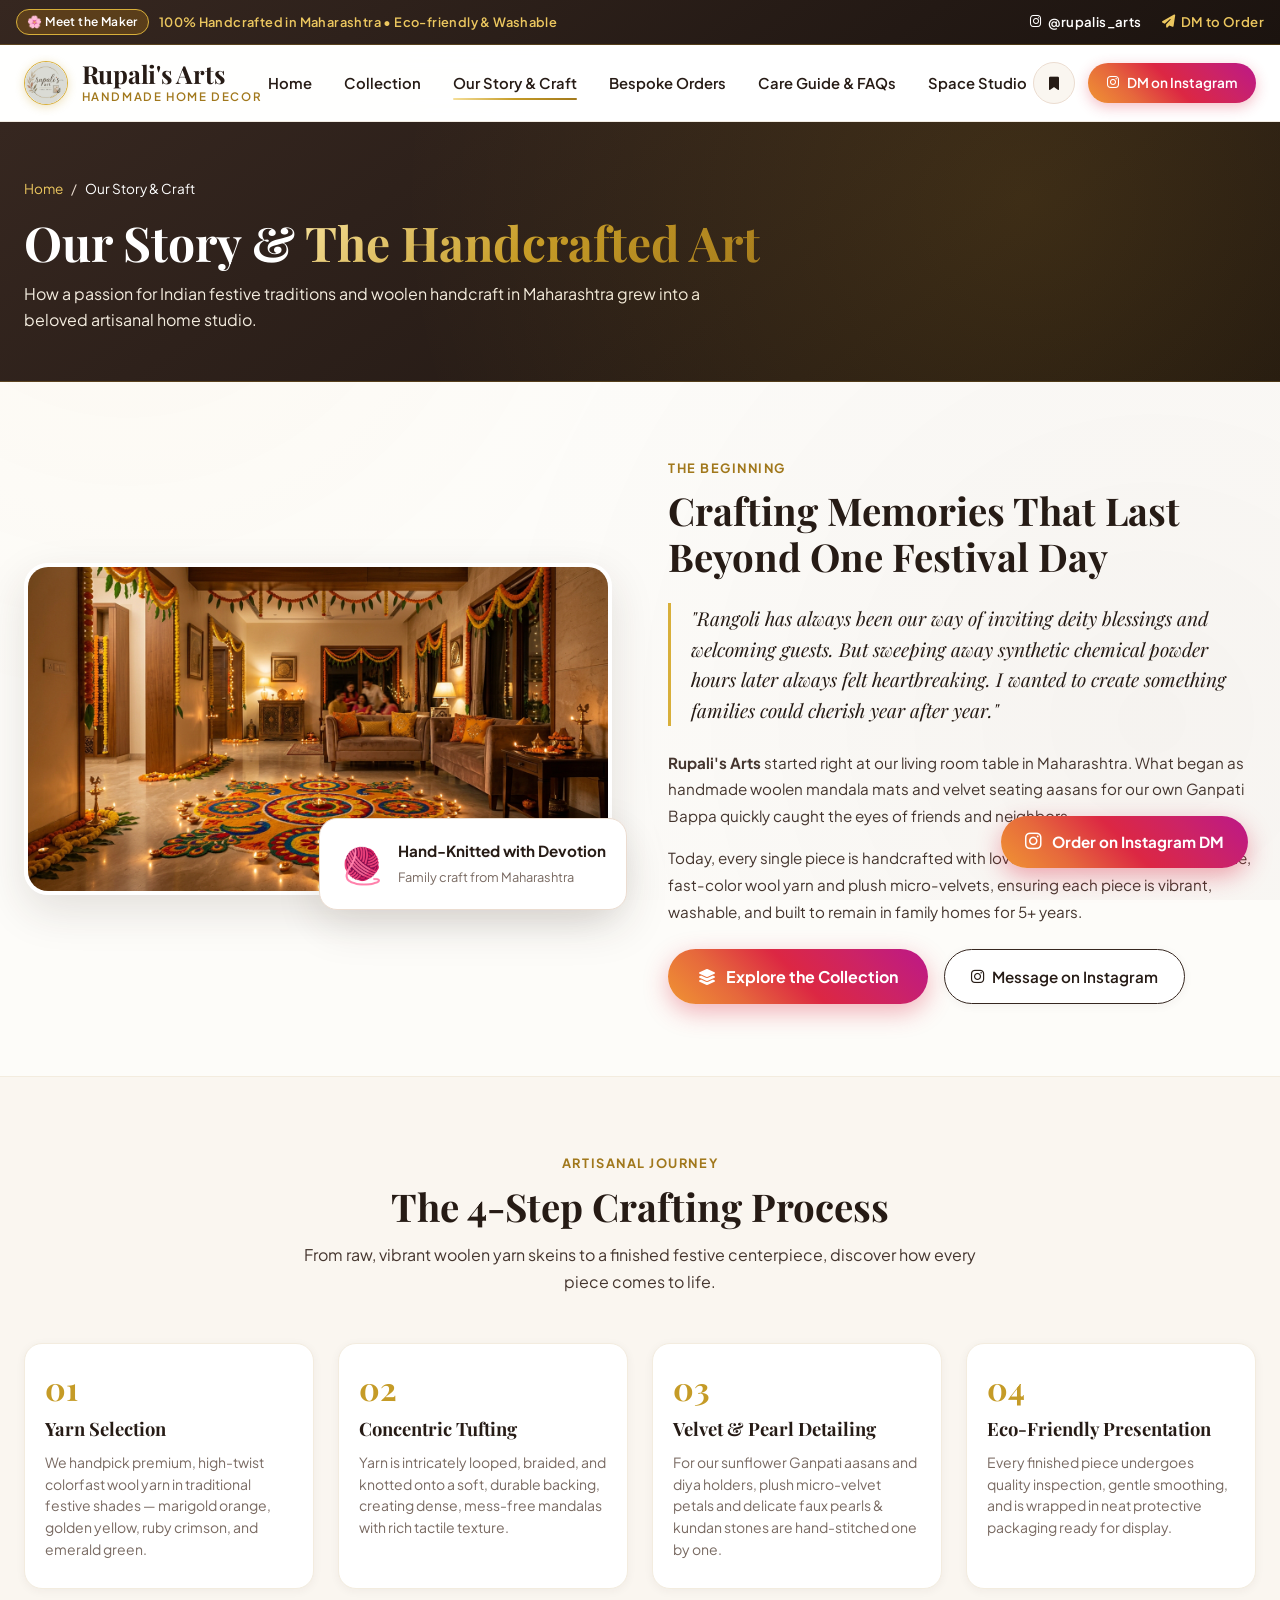
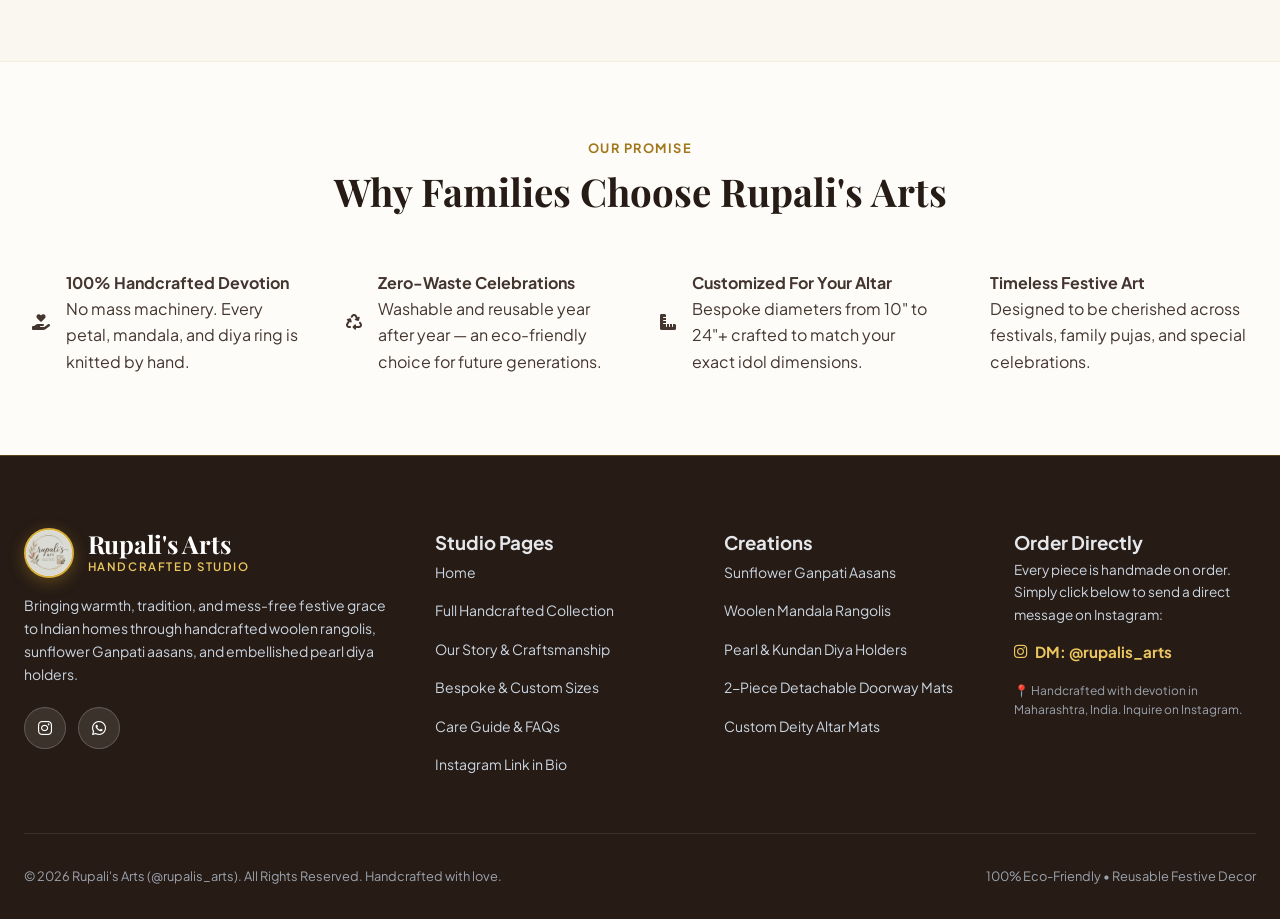
<file: about.html>
<!DOCTYPE html>
<html lang="en">
<head>
  <meta charset="UTF-8" />
  <meta name="viewport" content="width=device-width, initial-scale=1.0" />
  <meta http-equiv="X-UA-Compatible" content="IE=edge" />

    <!-- SEO Meta Tags -->
  <title>Our Story & Craft | Rupali Nikam | Handcrafted Woolen Decor Maharashtra</title>
  <meta name="title" content="Our Story & Craft | Rupali Nikam | Handcrafted Woolen Decor Maharashtra" />
  <meta name="description" content="Discover the artisan journey of Rupali Nikam and how Rupali's Arts handcrafts washable woolen rangolis, Ganpati aasans & Lippan art in Maharashtra, India." />
  <meta name="keywords" content="About Rupali's Arts, Rupali Nikam artist, handmade woolen rangoli story, Indian artisan home decor, washable rangoli maker, Maharashtra handcrafted decor, traditional festive craft process, eco-friendly rangoli story" />
  <meta name="author" content="Rupali Nikam - Rupali's Arts" />
  <meta name="robots" content="index, follow" />
  <link rel="canonical" href="https://rugvednikam.github.io/rupalis-arts/about.html" />
  <meta name="theme-color" content="#c47361" />

  <!-- Open Graph -->
  <meta property="og:type" content="website" />
  <meta property="og:url" content="https://rugvednikam.github.io/rupalis-arts/about.html" />
  <meta property="og:title" content="Our Story & Craft | Rupali's Arts" />
  <meta property="og:description" content="Learn how Rupali's Arts creates washable, reusable woolen rangolis and deity aasans with passion in Maharashtra." />
  <meta property="og:image" content="assets/images/hero.jpg" />

  <!-- Favicon -->
  <link rel="icon" type="image/png" sizes="32x32" href="assets/images/favicon.png" />
  <link rel="icon" type="image/png" sizes="16x16" href="assets/images/favicon-16x16.png" />
  <link rel="apple-touch-icon" sizes="180x180" href="assets/images/apple-touch-icon.png" />

  <!-- Google Fonts & Font Awesome -->
  <link rel="preconnect" href="https://fonts.googleapis.com" />
  <link rel="preconnect" href="https://fonts.gstatic.com" crossorigin />
  <link href="https://fonts.googleapis.com/css2?family=Cinzel+Decorative:wght@700&family=Playfair+Display:ital,wght@0,600;0,700;1,600&family=Plus+Jakarta+Sans:wght@400;500;600;700;800&display=swap" rel="stylesheet" />
  <link rel="stylesheet" href="https://cdnjs.cloudflare.com/ajax/libs/font-awesome/6.5.1/css/all.min.css" />

  <!-- Custom CSS -->
  <link rel="stylesheet" href="css/animations.css" />
  <link rel="stylesheet" href="css/main.css" />
  <!-- Schema.org AboutPage & Person Structured Data -->
  <script type="application/ld+json">
  {
    "@context": "https://schema.org",
    "@type": "AboutPage",
    "name": "Our Story & Artisanal Craft - Rupali's Arts",
    "url": "https://rugvednikam.github.io/rupalis-arts/about.html",
    "mainEntity": {
      "@type": "Person",
      "name": "Rupali Nikam",
      "jobTitle": "Handcraft Artist & Founder",
      "worksFor": {
        "@type": "Organization",
        "name": "Rupali's Arts"
      },
      "address": {
        "@type": "PostalAddress",
        "addressRegion": "Maharashtra",
        "addressCountry": "India"
      },
      "knowsAbout": [
        "Woolen Rangoli Crafting",
        "Velvet Deity Aasan Stitching",
        "Lippan Mud and Mirror Art",
        "Indian Festive Home Decor"
      ]
    }
  }
  </script>
</head>
<body>

  <!-- Top Announcement Bar -->
  <aside class="announcement-bar" aria-label="Announcement">
    <div class="announcement-content">
      <div class="announcement-text-group">
        <span class="announcement-badge">🌸 Meet the Maker</span>
        <span class="announcement-tagline">100% Handcrafted in Maharashtra • Eco-friendly & Washable</span>
      </div>
      <div class="announcement-links">
        <a href="https://www.instagram.com/rupalis_arts/" target="_blank" rel="noopener noreferrer" class="announcement-link" aria-label="Visit Rupali's Arts on Instagram">
          <i class="fab fa-instagram" aria-hidden="true"></i> @rupalis_arts
        </a>
        <a href="javascript:void(0)" onclick="openInstagramDM('Artisan Story Inquiry')" class="announcement-link" style="color: var(--gold-300);" aria-label="Direct message on Instagram">
          <i class="fas fa-paper-plane" aria-hidden="true"></i> DM to Order
        </a>
      </div>
    </div>
  </aside>

  <!-- Main Site Header -->
  <header class="site-header" role="banner">
    <div class="container">
      <nav class="navbar" role="navigation" aria-label="Main Navigation">
        <a href="index.html" class="brand-logo" aria-label="Rupali's Arts Home">
          <img src="assets/images/logo.png" alt="Rupali's Arts" class="brand-logo-img" width="44" height="44" />
          <div class="brand-text-group">
            <span class="brand-title">Rupali's Arts</span>
            <span class="brand-subtitle">Handmade Home Decor</span>
          </div>
        </a>

        <ul class="nav-menu">
          <li><a href="index.html" class="nav-link">Home</a></li>
          <li><a href="collection.html" class="nav-link">Collection</a></li>
          <li><a href="about.html" class="nav-link active">Our Story & Craft</a></li>
          <li><a href="custom-order.html" class="nav-link">Bespoke Orders</a></li>
          <li><a href="faq.html" class="nav-link">Care Guide & FAQs</a></li>
          <li><a href="index.html#visualizer" class="nav-link">Space Studio</a></li>
        </ul>

        <div class="nav-actions">
          <button id="btnOpenInquiryDrawer" class="action-btn" title="Saved Inquiries" aria-label="Open saved inquiry bag">
            <i class="fas fa-bookmark" aria-hidden="true"></i>
            <span class="badge-count inquiry-badge-count" style="display: none;">0</span>
          </button>

          <a href="https://ig.me/m/rupalis_arts" target="_blank" rel="noopener noreferrer" class="btn-insta-header" aria-label="Direct message Rupali's Arts on Instagram">
            <i class="fab fa-instagram" aria-hidden="true"></i>
            <span>DM on Instagram</span>
          </a>

          <button id="mobileToggle" class="action-btn mobile-toggle" title="Menu" aria-label="Toggle navigation menu" aria-expanded="false">
            <i class="fas fa-bars" aria-hidden="true"></i>
          </button>
        </div>
      </nav>
    </div>
  </header>

  <main role="main">
    <!-- Page Header Banner -->
    <section class="page-header-banner">
      <div class="container">
        <nav class="breadcrumb-nav" aria-label="Breadcrumb">
          <a href="index.html">Home</a>
          <span>/</span>
          <span style="color: #fff;">Our Story & Craft</span>
        </nav>
        <h1 class="page-header-title">
          Our Story & <span class="title-accent">The Handcrafted Art</span>
        </h1>
        <p class="page-header-subtitle">
          How a passion for Indian festive traditions and woolen handcraft in Maharashtra grew into a beloved artisanal home studio.
        </p>
      </div>
    </section>

    <!-- Main Story Section -->
    <section class="story-section">
      <div class="container">
        <div class="story-grid">
          <div class="story-image-stack">
            <img src="assets/images/hero.jpg" alt="Rupali's Arts Handcrafted Decor Workshop" class="story-main-img" />
            <div class="artisan-badge-card">
              <div style="font-size: 2.2rem;">🧶</div>
              <div>
                <strong style="display: block; color: var(--emerald-900); font-size: 0.95rem;">Hand-Knitted with Devotion</strong>
                <span style="font-size: 0.8rem; color: var(--text-muted);">Family craft from Maharashtra</span>
              </div>
            </div>
          </div>

          <div class="story-content">
            <span class="section-tag">The Beginning</span>
            <h2 class="section-title" style="text-align: left; margin-bottom: 1rem;">
              Crafting Memories That Last Beyond One Festival Day
            </h2>
            <p class="artisan-quote">
              "Rangoli has always been our way of inviting deity blessings and welcoming guests. But sweeping away synthetic chemical powder hours later always felt heartbreaking. I wanted to create something families could cherish year after year."
            </p>
            <p style="color: var(--text-body); font-size: 0.95rem; line-height: 1.75; margin-bottom: 1rem;">
              <strong>Rupali's Arts</strong> started right at our living room table in Maharashtra. What began as handmade woolen mandala mats and velvet seating aasans for our own Ganpati Bappa quickly caught the eyes of friends and neighbors.
            </p>
            <p style="color: var(--text-body); font-size: 0.95rem; line-height: 1.75; margin-bottom: 1.5rem;">
              Today, every single piece is handcrafted with love to order. We source high-grade, fast-color wool yarn and plush micro-velvets, ensuring each piece is vibrant, washable, and built to remain in family homes for 5+ years.
            </p>

            <div style="display: flex; gap: 1rem; flex-wrap: wrap;">
              <a href="collection.html" class="btn-primary-insta">
                <i class="fas fa-layer-group" aria-hidden="true"></i>
                <span>Explore the Collection</span>
              </a>
              <button class="btn-secondary-outline" onclick="openInstagramDM('Artisan Story Chat')">
                <i class="fab fa-instagram" aria-hidden="true"></i>
                <span>Message on Instagram</span>
              </button>
            </div>
          </div>
        </div>
      </div>
    </section>

    <!-- The 4-Step Handcrafting Process -->
    <section class="craft-process-section">
      <div class="container">
        <div class="section-header">
          <span class="section-tag">Artisanal Journey</span>
          <h2 class="section-title">The 4-Step Crafting Process</h2>
          <p class="section-description">
            From raw, vibrant woolen yarn skeins to a finished festive centerpiece, discover how every piece comes to life.
          </p>
        </div>

        <div class="craft-steps-grid">
          <!-- Step 1 -->
          <div class="step-card">
            <div class="step-number">01</div>
            <h3>Yarn Selection</h3>
            <p>
              We handpick premium, high-twist colorfast wool yarn in traditional festive shades — marigold orange, golden yellow, ruby crimson, and emerald green.
            </p>
          </div>

          <!-- Step 2 -->
          <div class="step-card">
            <div class="step-number">02</div>
            <h3>Concentric Tufting</h3>
            <p>
              Yarn is intricately looped, braided, and knotted onto a soft, durable backing, creating dense, mess-free mandalas with rich tactile texture.
            </p>
          </div>

          <!-- Step 3 -->
          <div class="step-card">
            <div class="step-number">03</div>
            <h3>Velvet & Pearl Detailing</h3>
            <p>
              For our sunflower Ganpati aasans and diya holders, plush micro-velvet petals and delicate faux pearls & kundan stones are hand-stitched one by one.
            </p>
          </div>

          <!-- Step 4 -->
          <div class="step-card">
            <div class="step-number">04</div>
            <h3>Eco-Friendly Presentation</h3>
            <p>
              Every finished piece undergoes quality inspection, gentle smoothing, and is wrapped in neat protective packaging ready for display.
            </p>
          </div>
        </div>
      </div>
    </section>

    <!-- Workshop Values -->
    <section style="padding: 4.5rem 0;">
      <div class="container">
        <div class="section-header">
          <span class="section-tag">Our Promise</span>
          <h2 class="section-title">Why Families Choose Rupali's Arts</h2>
        </div>

        <div class="features-grid">
          <div class="feature-box">
            <div class="feature-icon"><i class="fas fa-hand-holding-heart" aria-hidden="true"></i></div>
            <div class="feature-info">
              <h4>100% Handcrafted Devotion</h4>
              <p>No mass machinery. Every petal, mandala, and diya ring is knitted by hand.</p>
            </div>
          </div>

          <div class="feature-box">
            <div class="feature-icon"><i class="fas fa-recycle" aria-hidden="true"></i></div>
            <div class="feature-info">
              <h4>Zero-Waste Celebrations</h4>
              <p>Washable and reusable year after year — an eco-friendly choice for future generations.</p>
            </div>
          </div>

          <div class="feature-box">
            <div class="feature-icon"><i class="fas fa-ruler-combined" aria-hidden="true"></i></div>
            <div class="feature-info">
              <h4>Customized For Your Altar</h4>
              <p>Bespoke diameters from 10" to 24"+ crafted to match your exact idol dimensions.</p>
            </div>
          </div>

          <div class="feature-box">
            <div class="feature-icon"><i class="fas fa-sparkles" aria-hidden="true"></i></div>
            <div class="feature-info">
              <h4>Timeless Festive Art</h4>
              <p>Designed to be cherished across festivals, family pujas, and special celebrations.</p>
            </div>
          </div>
        </div>
      </div>
    </section>
  </main>

  <!-- Site Footer -->
  <footer class="site-footer" role="contentinfo">
    <div class="container">
      <div class="footer-grid">
        <div class="footer-col">
          <a href="index.html" class="brand-logo" style="margin-bottom: 1rem;" aria-label="Rupali's Arts Home">
            <img src="assets/images/logo.png" alt="Rupali's Arts" class="footer-logo-img" width="48" height="48" />
            <div class="brand-text-group">
              <span class="brand-title" style="color: #fff;">Rupali's Arts</span>
              <span class="brand-subtitle" style="color: var(--gold-300);">Handcrafted Studio</span>
            </div>
          </a>
          <p style="font-size: 0.875rem; color: #cbd5e1; line-height: 1.65; margin-bottom: 1.25rem;">
            Bringing warmth, tradition, and mess-free festive grace to Indian homes through handcrafted woolen rangolis, sunflower Ganpati aasans, and embellished pearl diya holders.
          </p>
          <div style="display: flex; gap: 0.75rem;">
            <a href="https://www.instagram.com/rupalis_arts/" target="_blank" rel="noopener noreferrer" class="action-btn" style="background: rgba(255,255,255,0.1); border-color: rgba(255,255,255,0.2); color: #fff;" aria-label="Instagram">
              <i class="fab fa-instagram" aria-hidden="true"></i>
            </a>
            <a href="https://wa.me/918552939652" target="_blank" rel="noopener noreferrer" class="action-btn" style="background: rgba(255,255,255,0.1); border-color: rgba(255,255,255,0.2); color: #fff;" aria-label="WhatsApp">
              <i class="fab fa-whatsapp" aria-hidden="true"></i>
            </a>
          </div>
        </div>

        <div class="footer-col">
          <h3 class="footer-col-title">Studio Pages</h3>
          <ul class="footer-links">
            <li><a href="index.html">Home</a></li>
            <li><a href="collection.html">Full Handcrafted Collection</a></li>
            <li><a href="about.html">Our Story & Craftsmanship</a></li>
            <li><a href="custom-order.html">Bespoke & Custom Sizes</a></li>
            <li><a href="faq.html">Care Guide & FAQs</a></li>
            <li><a href="bio.html">Instagram Link in Bio</a></li>
          </ul>
        </div>

        <div class="footer-col">
          <h3 class="footer-col-title">Creations</h3>
          <ul class="footer-links">
            <li><a href="collection.html">Sunflower Ganpati Aasans</a></li>
            <li><a href="collection.html">Woolen Mandala Rangolis</a></li>
            <li><a href="collection.html">Pearl & Kundan Diya Holders</a></li>
            <li><a href="collection.html">2-Piece Detachable Doorway Mats</a></li>
            <li><a href="custom-order.html">Custom Deity Altar Mats</a></li>
          </ul>
        </div>

        <div class="footer-col">
          <h3 class="footer-col-title">Order Directly</h3>
          <p style="font-size: 0.85rem; color: #cbd5e1; margin-bottom: 0.75rem;">
            Every piece is handmade on order. Simply click below to send a direct message on Instagram:
          </p>
          <a href="https://ig.me/m/rupalis_arts" target="_blank" rel="noopener noreferrer" style="display: inline-flex; align-items: center; gap: 0.5rem; color: var(--gold-300); font-weight: 700; font-size: 0.95rem;" aria-label="Chat on Instagram DM">
            <i class="fab fa-instagram" aria-hidden="true"></i> DM: @rupalis_arts
          </a>
          <p style="font-size: 0.75rem; color: #9ca3af; margin-top: 1rem;">
            📍 Handcrafted with devotion in Maharashtra, India. Inquire on Instagram.
          </p>
        </div>
      </div>

      <div class="footer-bottom">
        <p>© 2026 Rupali's Arts (@rupalis_arts). All Rights Reserved. Handcrafted with love.</p>
        <p>100% Eco-Friendly • Reusable Festive Decor</p>
      </div>
    </div>
  </footer>

  <!-- Inquiry Bag Drawer -->
  <div id="inquiryBackdrop" class="modal-backdrop" aria-hidden="true"></div>
  <aside id="inquiryDrawer" class="inquiry-drawer" role="dialog" aria-modal="true" aria-label="My Inquiry Bag">
    <div class="drawer-header">
      <div style="display: flex; align-items: center; gap: 0.5rem;">
        <i class="fas fa-bookmark" style="color: var(--gold-400);" aria-hidden="true"></i>
        <h3>My Inquiry Bag</h3>
      </div>
      <button id="btnCloseInquiryDrawer" style="color: #fff; font-size: 1.25rem;" aria-label="Close inquiry drawer">
        <i class="fas fa-times" aria-hidden="true"></i>
      </button>
    </div>

    <div id="inquiryDrawerList" class="drawer-body"></div>

    <div class="drawer-footer">
      <label for="inquiryNotesInput" style="font-size: 0.8rem; font-weight: 700; color: var(--emerald-900); display: block; margin-bottom: 0.4rem;">
        Custom Size / Note for Order:
      </label>
      <input type="text" id="inquiryNotesInput" placeholder="e.g. Need 12-inch size in Purple" style="width: 100%; padding: 0.65rem 0.85rem; border-radius: 10px; border: 1px solid var(--cream-300); font-size: 0.825rem; margin-bottom: 1rem; outline: none;" />

      <button id="btnSendAllInquiry" class="btn-primary-insta" style="width: 100%; justify-content: center;" aria-label="Send inquiry bag items to Instagram DM">
        <i class="fab fa-instagram" aria-hidden="true"></i> Send All to Instagram DM
      </button>
    </div>
  </aside>

  <!-- Mobile Slide-Out Sidebar Drawer (Off-Canvas Left) -->
  <div id="mobileSidebarBackdrop" class="mobile-sidebar-backdrop" aria-hidden="true"></div>

  <aside id="mobileSidebar" class="mobile-sidebar" role="dialog" aria-modal="true" aria-label="Mobile Navigation Sidebar">
    <div class="mobile-sidebar-header">
      <a href="index.html" class="brand-logo" id="mobileSidebarLogo" aria-label="Rupali's Arts Home">
        <img src="assets/images/logo.png" alt="Rupali's Arts" class="brand-logo-img" width="40" height="40" />
        <div class="brand-text-group">
          <span class="brand-title" style="font-size: 1.35rem; color: #fff;">Rupali's Arts</span>
          <span class="brand-subtitle" style="color: var(--gold-300);">Handcrafted Studio</span>
        </div>
      </a>
      <button id="closeMobileSidebarBtn" class="mobile-sidebar-close" aria-label="Close mobile navigation sidebar">
        <i class="fas fa-times" aria-hidden="true"></i>
      </button>
    </div>

    <div class="mobile-sidebar-body">
      <div class="mobile-sidebar-quick-tools" style="grid-template-columns: 1fr;">
        <button id="mobileSidebarInquiryBtn" class="mobile-tool-card" aria-label="Open saved inquiry bag">
          <div class="tool-icon-wrap">
            <i class="fas fa-bookmark" aria-hidden="true"></i>
            <span class="badge-count inquiry-badge-count" style="display: none;">0</span>
          </div>
          <div class="tool-info">
            <span class="tool-title">My Saved Inquiry Bag</span>
            <span class="tool-sub">View bookmarks & request quote</span>
          </div>
        </button>
      </div>

      <nav class="mobile-sidebar-nav" aria-label="Mobile Menu Navigation">
        <span class="mobile-nav-heading">Studio Navigation</span>
        <ul class="mobile-nav-list">
          <li>
            <a href="index.html" class="mobile-nav-item">
              <span class="item-icon"><i class="fas fa-house" aria-hidden="true"></i></span>
              <span class="item-label">Home</span>
              <i class="fas fa-chevron-right item-arrow" aria-hidden="true"></i>
            </a>
          </li>
          <li>
            <a href="collection.html" class="mobile-nav-item">
              <span class="item-icon"><i class="fas fa-layer-group" aria-hidden="true"></i></span>
              <span class="item-label">Full Collection</span>
              <span class="item-pill">12 Designs</span>
            </a>
          </li>
          <li>
            <a href="about.html" class="mobile-nav-item active">
              <span class="item-icon"><i class="fas fa-heart" aria-hidden="true"></i></span>
              <span class="item-label">Our Story & Craft</span>
              <i class="fas fa-chevron-right item-arrow" aria-hidden="true"></i>
            </a>
          </li>
          <li>
            <a href="custom-order.html" class="mobile-nav-item">
              <span class="item-icon"><i class="fas fa-palette" aria-hidden="true"></i></span>
              <span class="item-label">Bespoke Orders & Sizes</span>
              <i class="fas fa-chevron-right item-arrow" aria-hidden="true"></i>
            </a>
          </li>
          <li>
            <a href="faq.html" class="mobile-nav-item">
              <span class="item-icon"><i class="fas fa-circle-question" aria-hidden="true"></i></span>
              <span class="item-label">Care Guide & FAQs</span>
              <i class="fas fa-chevron-right item-arrow" aria-hidden="true"></i>
            </a>
          </li>
          <li>
            <a href="bio.html" class="mobile-nav-item">
              <span class="item-icon"><i class="fas fa-link" aria-hidden="true"></i></span>
              <span class="item-label">Instagram Link in Bio</span>
              <i class="fas fa-chevron-right item-arrow" aria-hidden="true"></i>
            </a>
          </li>
        </ul>
      </nav>
    </div>

    <div class="mobile-sidebar-footer">
      <a href="https://ig.me/m/rupalis_arts" target="_blank" rel="noopener noreferrer" class="btn-sidebar-insta" aria-label="Direct message Rupali's Arts on Instagram">
        <i class="fab fa-instagram fa-lg" aria-hidden="true"></i>
        <span>DM on Instagram @rupalis_arts</span>
      </a>

      <a href="https://wa.me/918552939652?text=Hello%20Rupali's%20Arts!%20I%20am%20interested%20in%20your%20handcrafted%20woolen%20rangolis%20and%20aasans." target="_blank" rel="noopener noreferrer" class="btn-sidebar-whatsapp" aria-label="Message Rupali's Arts on WhatsApp">
        <i class="fab fa-whatsapp fa-lg" aria-hidden="true"></i>
        <span>WhatsApp: +91 8552939652</span>
      </a>

      <div class="mobile-sidebar-badge-strip">
        <span>🪡 Handcrafted Art</span>
        <span>•</span>
        <span>💯 100% Reusable</span>
      </div>
    </div>
  </aside>

  <!-- Floating Instagram Quick Action Button -->
  <a href="https://ig.me/m/rupalis_arts" target="_blank" rel="noopener noreferrer" class="floating-insta-btn" title="Chat on Instagram DM" aria-label="Order on Instagram DM @rupalis_arts">
    <i class="fab fa-instagram fa-lg" aria-hidden="true"></i>
    <span>Order on Instagram DM</span>
  </a>

  <!-- Scripts -->
  <script src="js/products.js?v=3"></script>
  <script src="js/app.js?v=3"></script>
</body>
</html>
</file>
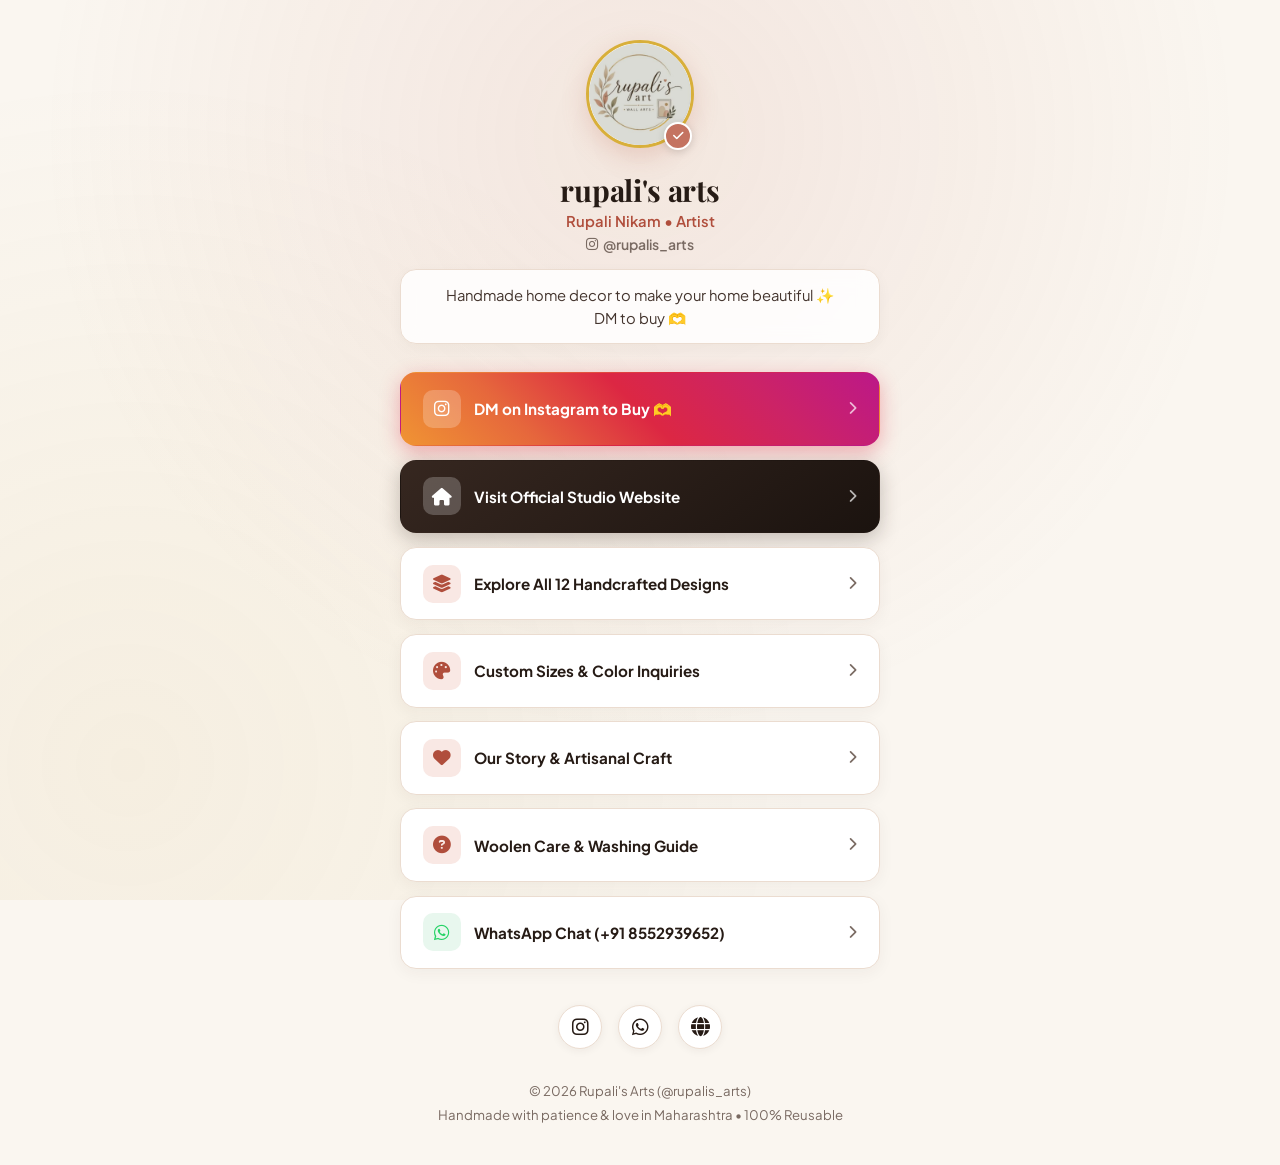
<file: bio.html>
<!DOCTYPE html>
<html lang="en">
<head>
  <meta charset="UTF-8" />
  <meta name="viewport" content="width=device-width, initial-scale=1.0" />
  <title>Rupali's Arts (@rupalis_arts) | Official Links</title>
  <meta name="description" content="Official links for Rupali's Arts (@rupalis_arts). Handcrafted home decor, wall arts, Lippan mirror art, woolen rangolis & Ganpati aasans by Rupali Nikam. DM to buy 🫶" />
  <meta name="theme-color" content="#c47361" />

    <link rel="canonical" href="https://rugvednikam.github.io/rupalis-arts/bio.html" />
  <meta name="keywords" content="Rupali's Arts Instagram bio, @rupalis_arts links, buy woolen rangoli Instagram, order Ganpati aasan DM, Rupali Nikam artist links" />
  <meta name="author" content="Rupali Nikam - Rupali's Arts" />

  <!-- Open Graph -->
  <meta property="og:type" content="profile" />
  <meta property="og:url" content="https://rugvednikam.github.io/rupalis-arts/bio.html" />
  <meta property="og:title" content="Rupali's Arts (@rupalis_arts) | Official Links" />
  <meta property="og:description" content="Official Instagram bio links for Rupali's Arts. Explore handcrafted woolen rangolis, sunflower Ganpati aasans, and order via Instagram DM 🫶" />
  <meta property="og:image" content="assets/images/logo.png" />

  <!-- Favicons -->
  <link rel="icon" type="image/png" sizes="32x32" href="assets/images/favicon.png" />
  <link rel="icon" type="image/png" sizes="16x16" href="assets/images/favicon-16x16.png" />
  <link rel="apple-touch-icon" sizes="180x180" href="assets/images/apple-touch-icon.png" />
  
  <!-- Google Fonts -->
  <link rel="preconnect" href="https://fonts.googleapis.com" />
  <link rel="preconnect" href="https://fonts.gstatic.com" crossorigin />
  <link href="https://fonts.googleapis.com/css2?family=Cinzel+Decorative:wght@700&family=Playfair+Display:wght@600;700&family=Plus+Jakarta+Sans:wght@400;500;600;700&display=swap" rel="stylesheet" />

  <!-- Font Awesome 6 -->
  <link rel="stylesheet" href="https://cdnjs.cloudflare.com/ajax/libs/font-awesome/6.5.1/css/all.min.css" />

  <style>
    :root {
      --terracotta-500: #c47361;
      --terracotta-600: #b04e3c;
      --terracotta-100: #f9e8e4;
      --gold-400: #d8af3a;
      --gold-500: #c59b27;
      --espresso-900: #261b15;
      --espresso-800: #362720;
      --linen-100: #faf6f0;
      --linen-200: #f3ecdf;
      --linen-300: #ebdcd0;
      --text-dark: #221814;
      --text-body: #44352e;
      --text-muted: #796a62;
      --grad-gold: linear-gradient(135deg, #f6e09a 0%, #c59b27 50%, #a1781c 100%);
      --grad-terracotta: linear-gradient(135deg, #d48b7b 0%, #c47361 50%, #8f3d2e 100%);
      --grad-espresso: linear-gradient(145deg, #362720 0%, #1b130f 100%);
      --grad-instagram: linear-gradient(45deg, #f09433 0%, #e6683c 25%, #dc2743 50%, #cc2366 75%, #bc1888 100%);
      --font-serif: 'Playfair Display', Georgia, serif;
      --font-sans: 'Plus Jakarta Sans', system-ui, sans-serif;
    }

    * {
      box-sizing: border-box;
      margin: 0;
      padding: 0;
    }

    body {
      font-family: var(--font-sans);
      background: var(--linen-100);
      color: var(--text-dark);
      min-height: 100vh;
      display: flex;
      flex-direction: column;
      align-items: center;
      padding: 2.5rem 1.25rem;
      position: relative;
      overflow-x: hidden;
    }

    body::before {
      content: '';
      position: fixed;
      inset: 0;
      background: 
        radial-gradient(circle at 50% 15%, rgba(196, 115, 97, 0.12) 0%, transparent 60%),
        radial-gradient(circle at 10% 85%, rgba(197, 155, 39, 0.08) 0%, transparent 50%);
      pointer-events: none;
    }

    .bio-container {
      width: 100%;
      max-width: 480px;
      margin: 0 auto;
      display: flex;
      flex-direction: column;
      align-items: center;
      position: relative;
      z-index: 2;
    }

    .profile-avatar-wrapper {
      position: relative;
      margin-bottom: 1.15rem;
    }

    .profile-avatar {
      width: 108px;
      height: 108px;
      border-radius: 50%;
      border: 3px solid var(--gold-400);
      box-shadow: 0 8px 24px rgba(196, 115, 97, 0.25);
      object-fit: cover;
      background: #fff;
    }

    .avatar-verified-badge {
      position: absolute;
      bottom: 2px;
      right: 2px;
      width: 28px;
      height: 28px;
      border-radius: 50%;
      background: var(--terracotta-500);
      color: #fff;
      display: flex;
      align-items: center;
      justify-content: center;
      font-size: 0.75rem;
      border: 2px solid #fff;
      box-shadow: 0 2px 8px rgba(0, 0, 0, 0.15);
    }

    .profile-title {
      font-family: var(--font-serif);
      font-size: 1.85rem;
      font-weight: 700;
      color: var(--espresso-900);
      margin-bottom: 0.15rem;
      text-align: center;
      letter-spacing: -0.01em;
    }

    .profile-artist {
      font-size: 0.925rem;
      font-weight: 600;
      color: var(--terracotta-600);
      margin-bottom: 0.35rem;
    }

    .profile-handle {
      font-size: 0.875rem;
      font-weight: 600;
      color: var(--text-muted);
      margin-bottom: 1rem;
      display: flex;
      align-items: center;
      gap: 0.35rem;
      text-decoration: none;
      transition: color 0.2s;
    }

    .profile-handle:hover {
      color: var(--terracotta-500);
    }

    .profile-bio {
      font-size: 0.925rem;
      color: var(--text-body);
      text-align: center;
      line-height: 1.55;
      margin-bottom: 1.75rem;
      background: rgba(255, 255, 255, 0.85);
      border: 1px solid var(--linen-300);
      padding: 0.85rem 1.25rem;
      border-radius: 16px;
      box-shadow: 0 4px 14px rgba(54, 39, 32, 0.04);
      backdrop-filter: blur(10px);
      width: 100%;
    }

    .links-stack {
      width: 100%;
      display: flex;
      flex-direction: column;
      gap: 0.85rem;
      margin-bottom: 2.25rem;
    }

    .bio-link-btn {
      display: flex;
      align-items: center;
      justify-content: space-between;
      width: 100%;
      padding: 1.05rem 1.35rem;
      background: #ffffff;
      border: 1.5px solid var(--linen-300);
      border-radius: 16px;
      color: var(--espresso-900);
      font-weight: 700;
      font-size: 0.95rem;
      text-decoration: none;
      box-shadow: 0 4px 16px rgba(54, 39, 32, 0.05);
      backdrop-filter: blur(8px);
      transition: transform 0.25s ease, background 0.25s ease, border-color 0.25s ease, box-shadow 0.25s ease;
    }

    .bio-link-btn:hover {
      transform: translateY(-3px) scale(1.01);
      background: #ffffff;
      border-color: var(--terracotta-500);
      box-shadow: 0 8px 24px rgba(196, 115, 97, 0.18);
    }

    .bio-link-btn.featured {
      background: var(--grad-instagram);
      border-color: transparent;
      color: #fff;
      box-shadow: 0 6px 20px rgba(220, 39, 67, 0.35);
    }

    .bio-link-btn.featured:hover {
      box-shadow: 0 10px 30px rgba(220, 39, 67, 0.5);
    }

    .bio-link-btn.website-featured {
      background: var(--grad-espresso);
      border-color: transparent;
      color: #fff;
      box-shadow: 0 6px 20px rgba(38, 27, 21, 0.25);
    }

    .bio-link-btn.website-featured:hover {
      box-shadow: 0 10px 30px rgba(38, 27, 21, 0.35);
    }

    .btn-inner-left {
      display: flex;
      align-items: center;
      gap: 0.85rem;
    }

    .btn-icon {
      width: 38px;
      height: 38px;
      border-radius: 10px;
      background: var(--terracotta-100);
      display: flex;
      align-items: center;
      justify-content: center;
      font-size: 1.1rem;
      color: var(--terracotta-600);
    }

    .featured .btn-icon,
    .website-featured .btn-icon {
      color: #fff;
      background: rgba(255, 255, 255, 0.22);
    }

    .btn-chevron {
      color: var(--text-muted);
      font-size: 0.85rem;
    }

    .featured .btn-chevron,
    .website-featured .btn-chevron {
      color: rgba(255, 255, 255, 0.7);
    }

    .social-row {
      display: flex;
      gap: 1rem;
      margin-bottom: 2rem;
    }

    .social-circ-btn {
      width: 44px;
      height: 44px;
      border-radius: 50%;
      background: #ffffff;
      border: 1px solid var(--linen-300);
      display: flex;
      align-items: center;
      justify-content: center;
      color: var(--espresso-900);
      font-size: 1.2rem;
      text-decoration: none;
      box-shadow: 0 2px 8px rgba(54, 39, 32, 0.06);
      transition: transform 0.25s ease, background 0.25s ease, color 0.25s ease;
    }

    .social-circ-btn:hover {
      transform: translateY(-3px) scale(1.1);
      background: var(--terracotta-500);
      color: #fff;
      border-color: var(--terracotta-500);
    }

    .bio-footer {
      font-size: 0.825rem;
      color: var(--text-muted);
      text-align: center;
      line-height: 1.5;
    }
  </style>
</head>
<body>

  <div class="bio-container">
    <div class="profile-avatar-wrapper">
      <img src="assets/images/logo.png" alt="Rupali's Arts" class="profile-avatar" />
      <div class="avatar-verified-badge"><i class="fas fa-check"></i></div>
    </div>

    <h1 class="profile-title">rupali's arts</h1>
    <p class="profile-artist">Rupali Nikam • Artist</p>
    <a href="https://www.instagram.com/rupalis_arts/" target="_blank" rel="noopener noreferrer" class="profile-handle">
      <i class="fab fa-instagram"></i> @rupalis_arts
    </a>

    <div class="profile-bio">
      Handmade home decor to make your home beautiful ✨<br />
      DM to buy 🫶
    </div>

    <div class="links-stack">
      <!-- Direct Instagram DM Order -->
      <a href="https://ig.me/m/rupalis_arts" target="_blank" rel="noopener noreferrer" class="bio-link-btn featured">
        <div class="btn-inner-left">
          <div class="btn-icon"><i class="fab fa-instagram"></i></div>
          <span>DM on Instagram to Buy 🫶</span>
        </div>
        <i class="fas fa-chevron-right btn-chevron"></i>
      </a>

      <!-- Official Website Home -->
      <a href="index.html" class="bio-link-btn website-featured">
        <div class="btn-inner-left">
          <div class="btn-icon"><i class="fas fa-house"></i></div>
          <span>Visit Official Studio Website</span>
        </div>
        <i class="fas fa-chevron-right btn-chevron"></i>
      </a>

      <!-- Full Collection -->
      <a href="collection.html" class="bio-link-btn">
        <div class="btn-inner-left">
          <div class="btn-icon"><i class="fas fa-layer-group"></i></div>
          <span>Explore All 12 Handcrafted Designs</span>
        </div>
        <i class="fas fa-chevron-right btn-chevron"></i>
      </a>

      <!-- Bespoke & Custom Sizes -->
      <a href="custom-order.html" class="bio-link-btn">
        <div class="btn-inner-left">
          <div class="btn-icon"><i class="fas fa-palette"></i></div>
          <span>Custom Sizes & Color Inquiries</span>
        </div>
        <i class="fas fa-chevron-right btn-chevron"></i>
      </a>

      <!-- Our Story -->
      <a href="about.html" class="bio-link-btn">
        <div class="btn-inner-left">
          <div class="btn-icon"><i class="fas fa-heart"></i></div>
          <span>Our Story & Artisanal Craft</span>
        </div>
        <i class="fas fa-chevron-right btn-chevron"></i>
      </a>

      <!-- Care Guide & FAQs -->
      <a href="faq.html" class="bio-link-btn">
        <div class="btn-inner-left">
          <div class="btn-icon"><i class="fas fa-circle-question"></i></div>
          <span>Woolen Care & Washing Guide</span>
        </div>
        <i class="fas fa-chevron-right btn-chevron"></i>
      </a>

      <!-- WhatsApp Direct Chat -->
      <a href="https://wa.me/918552939652?text=Namaste%20Rupali's%20Arts!%20I'm%20reaching%20out%20from%20your%20Instagram%20bio%20to%20inquire%20about%20handcrafted%20decor." target="_blank" rel="noopener noreferrer" class="bio-link-btn">
        <div class="btn-inner-left">
          <div class="btn-icon" style="color: #25d366; background: #e8f7ee;"><i class="fab fa-whatsapp"></i></div>
          <span>WhatsApp Chat (+91 8552939652)</span>
        </div>
        <i class="fas fa-chevron-right btn-chevron"></i>
      </a>
    </div>

    <div class="social-row">
      <a href="https://www.instagram.com/rupalis_arts/" target="_blank" rel="noopener noreferrer" class="social-circ-btn" title="Instagram">
        <i class="fab fa-instagram"></i>
      </a>
      <a href="https://wa.me/918552939652" target="_blank" rel="noopener noreferrer" class="social-circ-btn" title="WhatsApp">
        <i class="fab fa-whatsapp"></i>
      </a>
      <a href="index.html" class="social-circ-btn" title="Website">
        <i class="fas fa-globe"></i>
      </a>
    </div>

    <footer class="bio-footer">
      <p>© 2026 Rupali's Arts (@rupalis_arts)</p>
      <p style="margin-top: 0.25rem;">Handmade with patience & love in Maharashtra • 100% Reusable</p>
    </footer>
  </div>

</body>
</html>
</file>
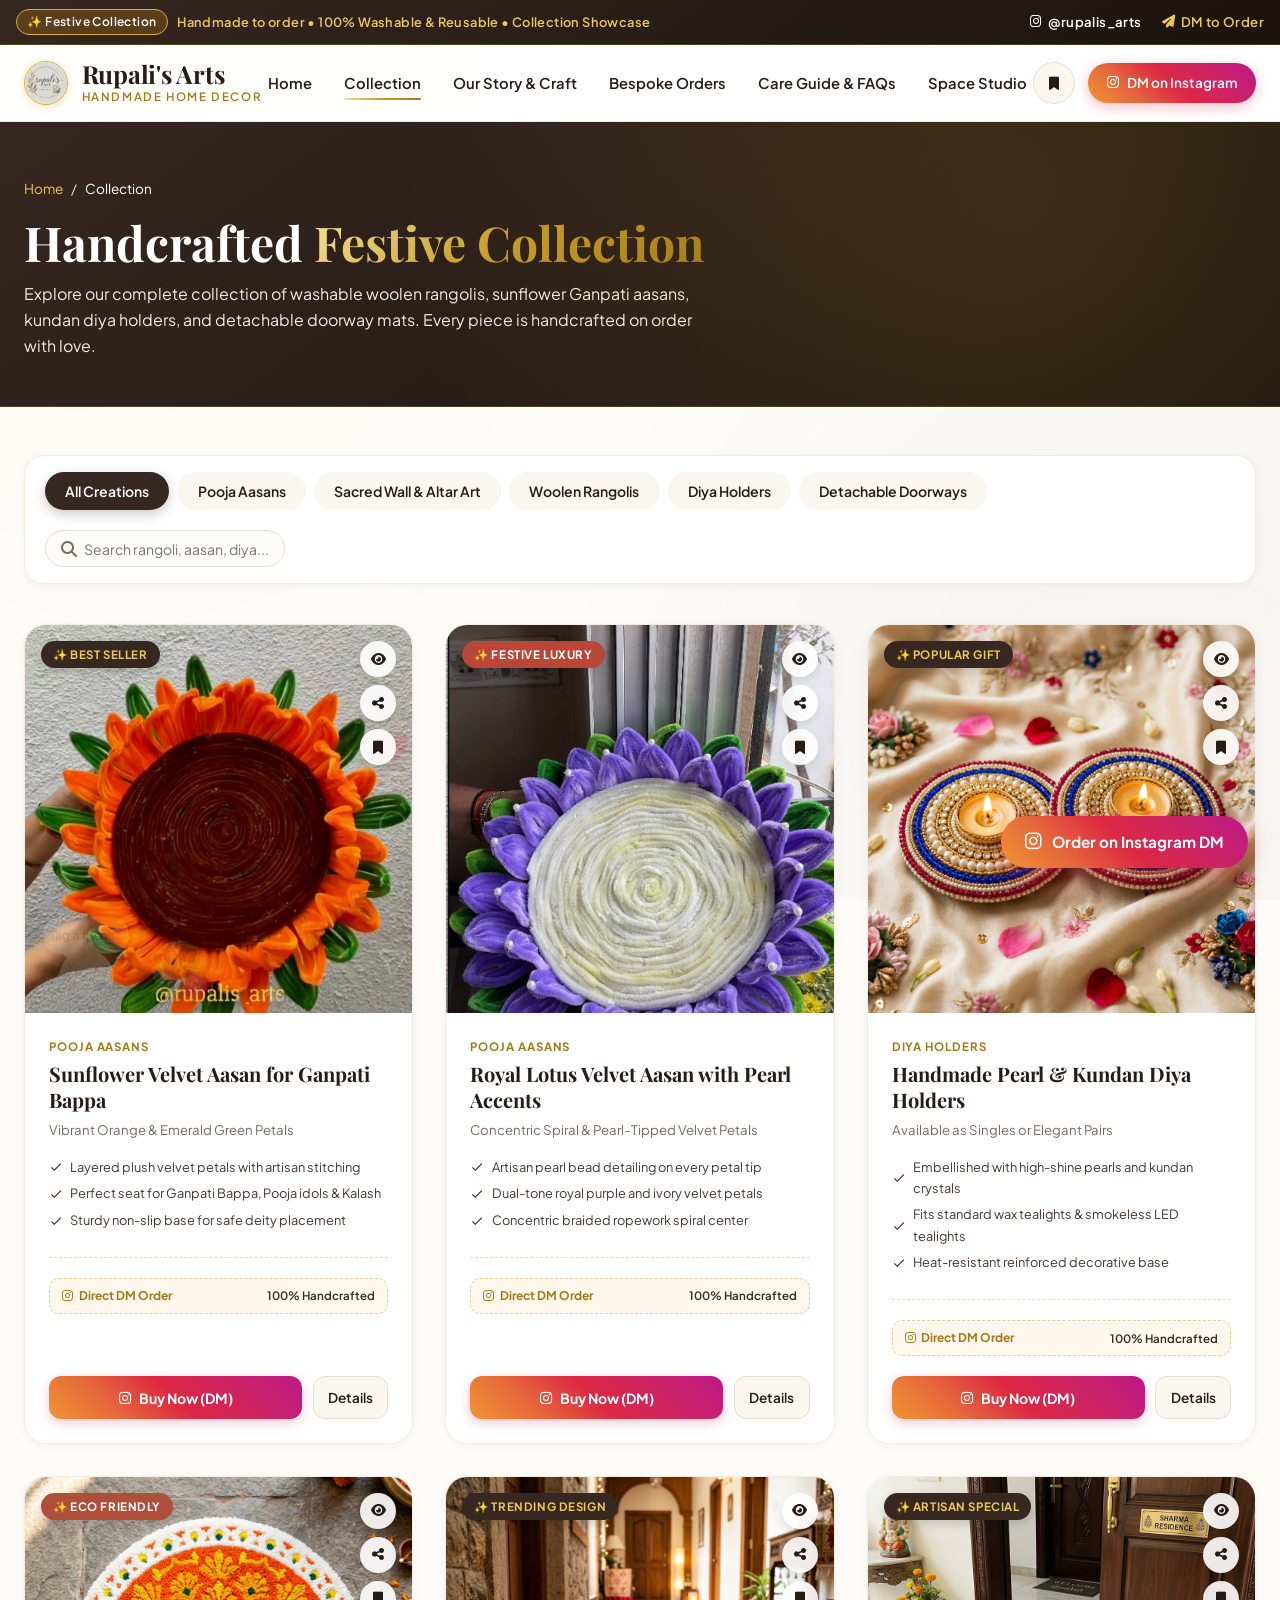
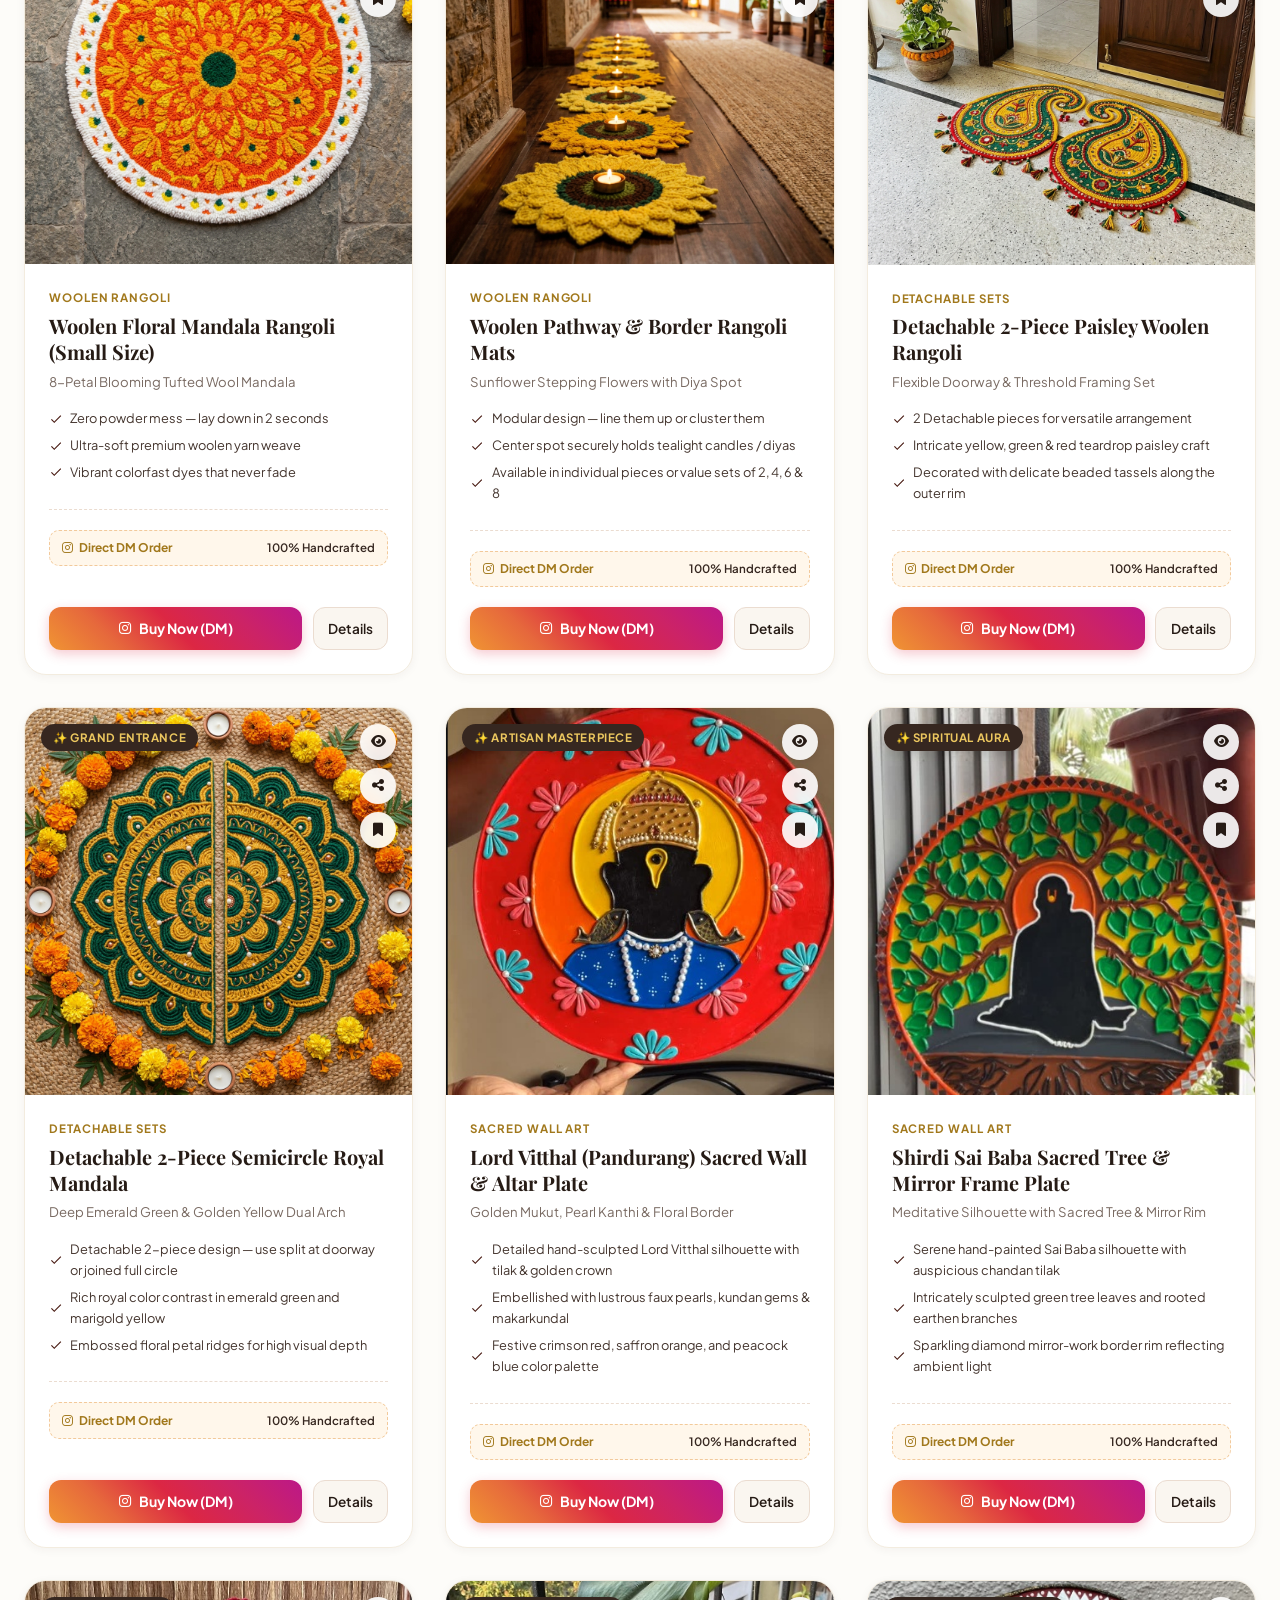
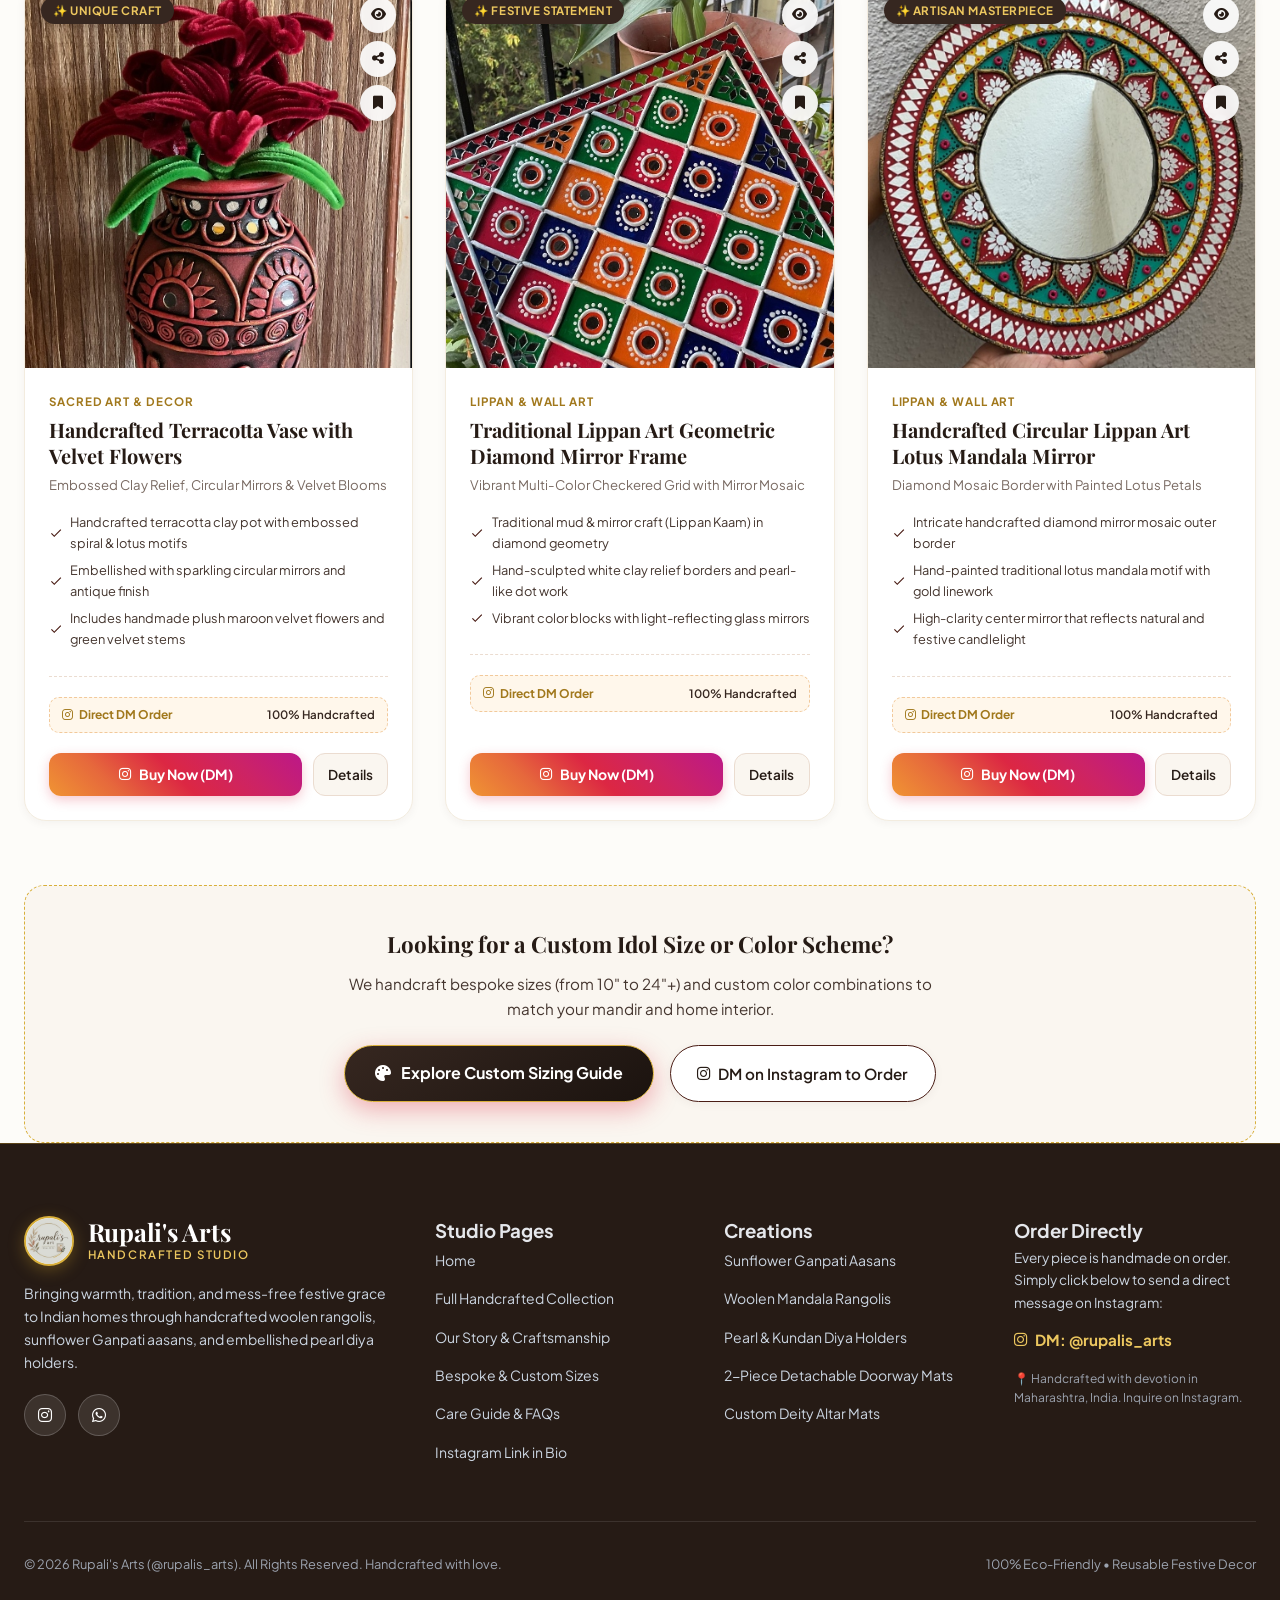
<file: collection.html>
<!DOCTYPE html>
<html lang="en">
<head>
  <meta charset="UTF-8" />
  <meta name="viewport" content="width=device-width, initial-scale=1.0" />
  <meta http-equiv="X-UA-Compatible" content="IE=edge" />

    <!-- SEO Meta Tags -->
  <title>Handcrafted Collection | Woolen Rangoli, Ganpati Aasan & Lippan Art | Rupali's Arts</title>
  <meta name="title" content="Handcrafted Collection | Woolen Rangoli, Ganpati Aasan & Lippan Art | Rupali's Arts" />
  <meta name="description" content="Explore our catalog of 12 handcrafted designs: washable woolen rangolis, sunflower velvet Ganpati aasans, pearl diya holders & Lippan mirror frames. DM on Instagram to order." />
  <meta name="keywords" content="Rupali's Arts collection, woolen rangoli designs, washable rangoli catalog, Ganpati aasan online, sunflower aasan, handmade diya holders, Lippan art wall hanging, mandala mirror decor, terracotta vase, Vitthal sacred plate, Sai Baba tree art, reusable festive decor India, Maharashtra handmade crafts" />
  <meta name="author" content="Rupali Nikam - Rupali's Arts" />
  <meta name="robots" content="index, follow, max-image-preview:large" />
  <link rel="canonical" href="https://rugvednikam.github.io/rupalis-arts/collection.html" />
  <meta name="theme-color" content="#c47361" />

  <!-- Open Graph -->
  <meta property="og:type" content="website" />
  <meta property="og:url" content="https://rugvednikam.github.io/rupalis-arts/collection.html" />
  <meta property="og:title" content="Handcrafted Collection | Rupali's Arts Decor" />
  <meta property="og:description" content="Browse washable woolen rangolis, sunflower Ganpati aasans, pearl diya holders & Lippan art. Order directly via Instagram DM." />
  <meta property="og:image" content="assets/images/hero.jpg" />

  <!-- Favicon -->
  <link rel="icon" type="image/png" sizes="32x32" href="assets/images/favicon.png" />
  <link rel="icon" type="image/png" sizes="16x16" href="assets/images/favicon-16x16.png" />
  <link rel="apple-touch-icon" sizes="180x180" href="assets/images/apple-touch-icon.png" />

  <!-- Google Fonts & Font Awesome -->
  <link rel="preconnect" href="https://fonts.googleapis.com" />
  <link rel="preconnect" href="https://fonts.gstatic.com" crossorigin />
  <link href="https://fonts.googleapis.com/css2?family=Cinzel+Decorative:wght@700&family=Playfair+Display:ital,wght@0,600;0,700;1,600&family=Plus+Jakarta+Sans:wght@400;500;600;700;800&display=swap" rel="stylesheet" />
  <link rel="stylesheet" href="https://cdnjs.cloudflare.com/ajax/libs/font-awesome/6.5.1/css/all.min.css" />

  <!-- Custom CSS -->
  <link rel="stylesheet" href="css/animations.css" />
  <link rel="stylesheet" href="css/main.css" />
  <!-- Schema.org CollectionPage & ItemList Structured Data -->
  <script type="application/ld+json">
  {
    "@context": "https://schema.org",
    "@type": "CollectionPage",
    "name": "Handcrafted Festive Home Decor Collection - Rupali's Arts",
    "description": "Full collection of washable woolen rangolis, sunflower Ganpati aasans, Lippan wall art, and pearl diya holders.",
    "url": "https://rugvednikam.github.io/rupalis-arts/collection.html",
    "mainEntity": {
      "@type": "ItemList",
      "numberOfItems": 12,
      "itemListElement": [
        {
          "@type": "ListItem",
          "position": 1,
          "name": "Sunflower Velvet Aasan for Ganpati Bappa (Orange & Green)"
        },
        {
          "@type": "ListItem",
          "position": 2,
          "name": "Royal Lotus Velvet Aasan with Pearl Accents (Purple & Cream)"
        },
        {
          "@type": "ListItem",
          "position": 3,
          "name": "Handmade Pearl & Kundan Diya Holders"
        },
        {
          "@type": "ListItem",
          "position": 4,
          "name": "Lippan Circular Mandala Mirror Wall Art"
        },
        {
          "@type": "ListItem",
          "position": 5,
          "name": "Lippan Diamond Mirror Frame Art"
        },
        {
          "@type": "ListItem",
          "position": 6,
          "name": "Handmade Terracotta Velvet Ceramic Vase"
        },
        {
          "@type": "ListItem",
          "position": 7,
          "name": "Lord Vitthal Sacred Aarti Plate Wall Art"
        },
        {
          "@type": "ListItem",
          "position": 8,
          "name": "Shirdi Sai Baba Sacred Tree Wall Art"
        },
        {
          "@type": "ListItem",
          "position": 9,
          "name": "Woolen Concentric Mandala Rangoli"
        },
        {
          "@type": "ListItem",
          "position": 10,
          "name": "2-Piece Detachable Paisley Doorway Rangoli"
        },
        {
          "@type": "ListItem",
          "position": 11,
          "name": "2-Piece Semicircular Entrance Rangoli Mat"
        },
        {
          "@type": "ListItem",
          "position": 12,
          "name": "Woolen Pathway Runner Rangoli Border"
        }
      ]
    }
  }
  </script>
</head>
<body>

  <!-- Top Announcement Bar -->
  <aside class="announcement-bar" aria-label="Announcement">
    <div class="announcement-content">
      <div class="announcement-text-group">
        <span class="announcement-badge">✨ Festive Collection</span>
        <span class="announcement-tagline">Handmade to order • 100% Washable & Reusable • Collection Showcase</span>
      </div>
      <div class="announcement-links">
        <a href="https://www.instagram.com/rupalis_arts/" target="_blank" rel="noopener noreferrer" class="announcement-link" aria-label="Visit Rupali's Arts on Instagram">
          <i class="fab fa-instagram" aria-hidden="true"></i> @rupalis_arts
        </a>
        <a href="javascript:void(0)" onclick="openInstagramDM('Collection Inquiry')" class="announcement-link" style="color: var(--gold-300);" aria-label="Direct message on Instagram">
          <i class="fas fa-paper-plane" aria-hidden="true"></i> DM to Order
        </a>
      </div>
    </div>
  </aside>

  <!-- Main Site Header -->
  <header class="site-header" role="banner">
    <div class="container">
      <nav class="navbar" role="navigation" aria-label="Main Navigation">
        <!-- Logo -->
        <a href="index.html" class="brand-logo" aria-label="Rupali's Arts Home">
          <img src="assets/images/logo.png" alt="Rupali's Arts" class="brand-logo-img" width="44" height="44" />
          <div class="brand-text-group">
            <span class="brand-title">Rupali's Arts</span>
            <span class="brand-subtitle">Handmade Home Decor</span>
          </div>
        </a>

        <!-- Multi-Page Nav Menu -->
        <ul class="nav-menu">
          <li><a href="index.html" class="nav-link">Home</a></li>
          <li><a href="collection.html" class="nav-link active">Collection</a></li>
          <li><a href="about.html" class="nav-link">Our Story & Craft</a></li>
          <li><a href="custom-order.html" class="nav-link">Bespoke Orders</a></li>
          <li><a href="faq.html" class="nav-link">Care Guide & FAQs</a></li>
          <li><a href="index.html#visualizer" class="nav-link">Space Studio</a></li>
        </ul>

        <!-- Nav Actions -->
        <div class="nav-actions">
          <button id="btnOpenInquiryDrawer" class="action-btn" title="Saved Inquiries" aria-label="Open saved inquiry bag">
            <i class="fas fa-bookmark" aria-hidden="true"></i>
            <span class="badge-count inquiry-badge-count" style="display: none;">0</span>
          </button>

          <a href="https://ig.me/m/rupalis_arts" target="_blank" rel="noopener noreferrer" class="btn-insta-header" aria-label="Direct message Rupali's Arts on Instagram">
            <i class="fab fa-instagram" aria-hidden="true"></i>
            <span>DM on Instagram</span>
          </a>

          <button id="mobileToggle" class="action-btn mobile-toggle" title="Menu" aria-label="Toggle navigation menu" aria-expanded="false">
            <i class="fas fa-bars" aria-hidden="true"></i>
          </button>
        </div>
      </nav>
    </div>
  </header>

  <main role="main">
    <!-- Page Header Banner -->
    <section class="page-header-banner">
      <div class="container">
        <nav class="breadcrumb-nav" aria-label="Breadcrumb">
          <a href="index.html">Home</a>
          <span>/</span>
          <span style="color: #fff;">Collection</span>
        </nav>
        <h1 class="page-header-title">
          Handcrafted <span class="title-accent">Festive Collection</span>
        </h1>
        <p class="page-header-subtitle">
          Explore our complete collection of washable woolen rangolis, sunflower Ganpati aasans, kundan diya holders, and detachable doorway mats. Every piece is handcrafted on order with love.
        </p>
      </div>
    </section>

    <!-- Product Catalog Section -->
    <section class="products-section" style="padding-top: 3rem;">
      <div class="container">
        <!-- Toolbar (Category Filters & Search) -->
        <div class="catalog-toolbar">
          <div class="category-tabs">
            <button class="tab-btn active" data-category="all">All Creations</button>
            <button class="tab-btn" data-category="aasan">Pooja Aasans</button>
            <button class="tab-btn" data-category="sacred-art">Sacred Wall & Altar Art</button>
            <button class="tab-btn" data-category="rangoli">Woolen Rangolis</button>
            <button class="tab-btn" data-category="diyas">Diya Holders</button>
            <button class="tab-btn" data-category="detachable">Detachable Doorways</button>
          </div>

          <div class="catalog-search-box">
            <i class="fas fa-search search-icon" aria-hidden="true" style="position: absolute; left: 1rem; top: 50%; transform: translateY(-50%); color: var(--text-muted);"></i>
            <input type="text" id="catalogSearchInput" class="catalog-search-input" placeholder="Search rangoli, aasan, diya..." aria-label="Search Handcrafted Collection" />
          </div>
        </div>

        <!-- Products Grid Container -->
        <div id="productsGrid" class="products-grid">
          <!-- Populated dynamically by app.js -->
        </div>

        <!-- Custom Order Banner Box -->
        <div style="background: var(--cream-100); border: 1.5px dashed var(--gold-400); border-radius: 20px; padding: 2.5rem 1.5rem; text-align: center; margin-top: 4rem;">
          <h3 style="font-family: var(--font-serif); font-size: 1.4rem; color: var(--emerald-900); margin-bottom: 0.5rem;">
            Looking for a Custom Idol Size or Color Scheme?
          </h3>
          <p style="color: var(--text-body); max-width: 600px; margin: 0 auto 1.5rem; font-size: 0.95rem;">
            We handcraft bespoke sizes (from 10" to 24"+) and custom color combinations to match your mandir and home interior.
          </p>
          <div style="display: flex; gap: 1rem; justify-content: center; flex-wrap: wrap;">
            <a href="custom-order.html" class="btn-primary-insta" style="background: var(--grad-emerald); border: 1px solid var(--gold-400);">
              <i class="fas fa-palette" aria-hidden="true"></i>
              <span>Explore Custom Sizing Guide</span>
            </a>
            <button class="btn-secondary-outline" onclick="openInstagramDM('Custom Size Request')" style="border-color: var(--emerald-700); color: var(--emerald-900);">
              <i class="fab fa-instagram" aria-hidden="true"></i>
              <span>DM on Instagram to Order</span>
            </button>
          </div>
        </div>
      </div>
    </section>
  </main>

  <!-- Site Footer -->
  <footer class="site-footer" role="contentinfo">
    <div class="container">
      <div class="footer-grid">
        <div class="footer-col">
          <a href="index.html" class="brand-logo" style="margin-bottom: 1rem;" aria-label="Rupali's Arts Home">
            <img src="assets/images/logo.png" alt="Rupali's Arts" class="footer-logo-img" width="48" height="48" />
            <div class="brand-text-group">
              <span class="brand-title" style="color: #fff;">Rupali's Arts</span>
              <span class="brand-subtitle" style="color: var(--gold-300);">Handcrafted Studio</span>
            </div>
          </a>
          <p style="font-size: 0.875rem; color: #cbd5e1; line-height: 1.65; margin-bottom: 1.25rem;">
            Bringing warmth, tradition, and mess-free festive grace to Indian homes through handcrafted woolen rangolis, sunflower Ganpati aasans, and embellished pearl diya holders.
          </p>
          <div style="display: flex; gap: 0.75rem;">
            <a href="https://www.instagram.com/rupalis_arts/" target="_blank" rel="noopener noreferrer" class="action-btn" style="background: rgba(255,255,255,0.1); border-color: rgba(255,255,255,0.2); color: #fff;" aria-label="Instagram">
              <i class="fab fa-instagram" aria-hidden="true"></i>
            </a>
            <a href="https://wa.me/918552939652" target="_blank" rel="noopener noreferrer" class="action-btn" style="background: rgba(255,255,255,0.1); border-color: rgba(255,255,255,0.2); color: #fff;" aria-label="WhatsApp">
              <i class="fab fa-whatsapp" aria-hidden="true"></i>
            </a>
          </div>
        </div>

        <div class="footer-col">
          <h3 class="footer-col-title">Studio Pages</h3>
          <ul class="footer-links">
            <li><a href="index.html">Home</a></li>
            <li><a href="collection.html">Full Handcrafted Collection</a></li>
            <li><a href="about.html">Our Story & Craftsmanship</a></li>
            <li><a href="custom-order.html">Bespoke & Custom Sizes</a></li>
            <li><a href="faq.html">Care Guide & FAQs</a></li>
            <li><a href="bio.html">Instagram Link in Bio</a></li>
          </ul>
        </div>

        <div class="footer-col">
          <h3 class="footer-col-title">Creations</h3>
          <ul class="footer-links">
            <li><a href="collection.html">Sunflower Ganpati Aasans</a></li>
            <li><a href="collection.html">Woolen Mandala Rangolis</a></li>
            <li><a href="collection.html">Pearl & Kundan Diya Holders</a></li>
            <li><a href="collection.html">2-Piece Detachable Doorway Mats</a></li>
            <li><a href="custom-order.html">Custom Deity Altar Mats</a></li>
          </ul>
        </div>

        <div class="footer-col">
          <h3 class="footer-col-title">Order Directly</h3>
          <p style="font-size: 0.85rem; color: #cbd5e1; margin-bottom: 0.75rem;">
            Every piece is handmade on order. Simply click below to send a direct message on Instagram:
          </p>
          <a href="https://ig.me/m/rupalis_arts" target="_blank" rel="noopener noreferrer" style="display: inline-flex; align-items: center; gap: 0.5rem; color: var(--gold-300); font-weight: 700; font-size: 0.95rem;" aria-label="Chat on Instagram DM">
            <i class="fab fa-instagram" aria-hidden="true"></i> DM: @rupalis_arts
          </a>
          <p style="font-size: 0.75rem; color: #9ca3af; margin-top: 1rem;">
            📍 Handcrafted with devotion in Maharashtra, India. Inquire on Instagram.
          </p>
        </div>
      </div>

      <div class="footer-bottom">
        <p>© 2026 Rupali's Arts (@rupalis_arts). All Rights Reserved. Handcrafted with love.</p>
        <p>100% Eco-Friendly • Reusable Festive Decor</p>
      </div>
    </div>
  </footer>

  <!-- Quick View Modal -->
  <div id="modalBackdrop" class="modal-backdrop" aria-hidden="true"></div>
  <div id="quickViewModal" class="quick-view-modal" role="dialog" aria-modal="true" aria-labelledby="modalProductTitle">
    <div class="modal-content-card">
      <button id="closeModalBtn" class="modal-close-btn" aria-label="Close product preview">
        <i class="fas fa-times" aria-hidden="true"></i>
      </button>

      <div class="quick-view-grid">
        <div class="modal-img-wrapper">
          <img id="modalProductImg" src="assets/images/sunflower-aasan-orange.jpg" alt="Handcrafted product preview" />
        </div>

        <div class="modal-details-col">
          <span id="modalProductCategory" class="product-cat-pill">Pooja Aasans</span>
          <h2 id="modalProductTitle" class="modal-title">Sunflower Velvet Aasan</h2>
          <p id="modalProductSubtitle" class="modal-subtitle">Vibrant Orange & Emerald Green Petals</p>

          <p id="modalProductDescription" class="modal-description">
            A handcrafted circular floral throne crafted specially for Ganpati Bappa and sacred pooja idols.
          </p>

          <div class="modal-specs-block">
            <h4 style="font-size: 0.85rem; color: var(--emerald-900); margin-bottom: 0.5rem; text-transform: uppercase; letter-spacing: 0.05em;">
              Specifications & Material:
            </h4>
            <div id="modalProductSpecs"></div>
          </div>

          <div style="margin-bottom: 1.5rem;">
            <h4 style="font-size: 0.85rem; color: var(--emerald-900); margin-bottom: 0.5rem; text-transform: uppercase; letter-spacing: 0.05em;">
              Key Highlights:
            </h4>
            <ul id="modalProductFeatures" style="list-style: none; display: flex; flex-direction: column; gap: 0.35rem; font-size: 0.85rem; color: var(--text-body);"></ul>
          </div>

          <div style="display: flex; gap: 0.75rem;">
            <button class="btn-primary-insta" style="flex: 1; justify-content: center;" onclick="orderCurrentModalProduct()" aria-label="Order on Instagram DM">
              <i class="fab fa-instagram" aria-hidden="true"></i> Order on Instagram DM
            </button>
          </div>
        </div>
      </div>
    </div>
  </div>

  <!-- Inquiry Bag Drawer -->
  <div id="inquiryBackdrop" class="modal-backdrop" aria-hidden="true"></div>
  <aside id="inquiryDrawer" class="inquiry-drawer" role="dialog" aria-modal="true" aria-label="My Inquiry Bag">
    <div class="drawer-header">
      <div style="display: flex; align-items: center; gap: 0.5rem;">
        <i class="fas fa-bookmark" style="color: var(--gold-400);" aria-hidden="true"></i>
        <h3>My Inquiry Bag</h3>
      </div>
      <button id="btnCloseInquiryDrawer" style="color: #fff; font-size: 1.25rem;" aria-label="Close inquiry drawer">
        <i class="fas fa-times" aria-hidden="true"></i>
      </button>
    </div>

    <div id="inquiryDrawerList" class="drawer-body">
      <!-- Injected dynamically -->
    </div>

    <div class="drawer-footer">
      <label for="inquiryNotesInput" style="font-size: 0.8rem; font-weight: 700; color: var(--emerald-900); display: block; margin-bottom: 0.4rem;">
        Custom Size / Note for Order:
      </label>
      <input type="text" id="inquiryNotesInput" placeholder="e.g. Need 12-inch size in Purple" style="width: 100%; padding: 0.65rem 0.85rem; border-radius: 10px; border: 1px solid var(--cream-300); font-size: 0.825rem; margin-bottom: 1rem; outline: none;" />

      <button id="btnSendAllInquiry" class="btn-primary-insta" style="width: 100%; justify-content: center;" aria-label="Send inquiry bag items to Instagram DM">
        <i class="fab fa-instagram" aria-hidden="true"></i> Send All to Instagram DM
      </button>
    </div>
  </aside>

  <!-- Mobile Slide-Out Sidebar Drawer (Off-Canvas Left) -->
  <div id="mobileSidebarBackdrop" class="mobile-sidebar-backdrop" aria-hidden="true"></div>

  <aside id="mobileSidebar" class="mobile-sidebar" role="dialog" aria-modal="true" aria-label="Mobile Navigation Sidebar">
    <div class="mobile-sidebar-header">
      <a href="index.html" class="brand-logo" id="mobileSidebarLogo" aria-label="Rupali's Arts Home">
        <img src="assets/images/logo.png" alt="Rupali's Arts" class="brand-logo-img" width="40" height="40" />
        <div class="brand-text-group">
          <span class="brand-title" style="font-size: 1.35rem; color: #fff;">Rupali's Arts</span>
          <span class="brand-subtitle" style="color: var(--gold-300);">Handcrafted Studio</span>
        </div>
      </a>
      <button id="closeMobileSidebarBtn" class="mobile-sidebar-close" aria-label="Close mobile navigation sidebar">
        <i class="fas fa-times" aria-hidden="true"></i>
      </button>
    </div>

    <div class="mobile-sidebar-body">
      <!-- Quick Utility Tools -->
      <div class="mobile-sidebar-quick-tools" style="grid-template-columns: 1fr;">
        <button id="mobileSidebarInquiryBtn" class="mobile-tool-card" aria-label="Open saved inquiry bag">
          <div class="tool-icon-wrap">
            <i class="fas fa-bookmark" aria-hidden="true"></i>
            <span class="badge-count inquiry-badge-count" style="display: none;">0</span>
          </div>
          <div class="tool-info">
            <span class="tool-title">My Saved Inquiry Bag</span>
            <span class="tool-sub">View bookmarks & request quote</span>
          </div>
        </button>
      </div>

      <!-- Multi-Page Navigation Links -->
      <nav class="mobile-sidebar-nav" aria-label="Mobile Menu Navigation">
        <span class="mobile-nav-heading">Studio Navigation</span>
        <ul class="mobile-nav-list">
          <li>
            <a href="index.html" class="mobile-nav-item">
              <span class="item-icon"><i class="fas fa-house" aria-hidden="true"></i></span>
              <span class="item-label">Home</span>
              <i class="fas fa-chevron-right item-arrow" aria-hidden="true"></i>
            </a>
          </li>
          <li>
            <a href="collection.html" class="mobile-nav-item active">
              <span class="item-icon"><i class="fas fa-layer-group" aria-hidden="true"></i></span>
              <span class="item-label">Full Collection</span>
              <span class="item-pill">12 Designs</span>
            </a>
          </li>
          <li>
            <a href="about.html" class="mobile-nav-item">
              <span class="item-icon"><i class="fas fa-heart" aria-hidden="true"></i></span>
              <span class="item-label">Our Story & Craft</span>
              <i class="fas fa-chevron-right item-arrow" aria-hidden="true"></i>
            </a>
          </li>
          <li>
            <a href="custom-order.html" class="mobile-nav-item">
              <span class="item-icon"><i class="fas fa-palette" aria-hidden="true"></i></span>
              <span class="item-label">Bespoke Orders & Sizes</span>
              <i class="fas fa-chevron-right item-arrow" aria-hidden="true"></i>
            </a>
          </li>
          <li>
            <a href="faq.html" class="mobile-nav-item">
              <span class="item-icon"><i class="fas fa-circle-question" aria-hidden="true"></i></span>
              <span class="item-label">Care Guide & FAQs</span>
              <i class="fas fa-chevron-right item-arrow" aria-hidden="true"></i>
            </a>
          </li>
          <li>
            <a href="bio.html" class="mobile-nav-item">
              <span class="item-icon"><i class="fas fa-link" aria-hidden="true"></i></span>
              <span class="item-label">Instagram Link in Bio</span>
              <i class="fas fa-chevron-right item-arrow" aria-hidden="true"></i>
            </a>
          </li>
        </ul>
      </nav>
    </div>

    <!-- Mobile Sidebar Footer with Direct Instagram DM & WhatsApp -->
    <div class="mobile-sidebar-footer">
      <a href="https://ig.me/m/rupalis_arts" target="_blank" rel="noopener noreferrer" class="btn-sidebar-insta" aria-label="Direct message Rupali's Arts on Instagram">
        <i class="fab fa-instagram fa-lg" aria-hidden="true"></i>
        <span>DM on Instagram @rupalis_arts</span>
      </a>

      <a href="https://wa.me/918552939652?text=Hello%20Rupali's%20Arts!%20I%20am%20interested%20in%20your%20handcrafted%20woolen%20rangolis%20and%20aasans." target="_blank" rel="noopener noreferrer" class="btn-sidebar-whatsapp" aria-label="Message Rupali's Arts on WhatsApp">
        <i class="fab fa-whatsapp fa-lg" aria-hidden="true"></i>
        <span>WhatsApp: +91 8552939652</span>
      </a>

      <div class="mobile-sidebar-badge-strip">
        <span>🪡 Handcrafted Art</span>
        <span>•</span>
        <span>💯 100% Reusable</span>
      </div>
    </div>
  </aside>

  <!-- Floating Instagram Quick Action Button -->
  <a href="https://ig.me/m/rupalis_arts" target="_blank" rel="noopener noreferrer" class="floating-insta-btn" title="Chat on Instagram DM" aria-label="Order on Instagram DM @rupalis_arts">
    <i class="fab fa-instagram fa-lg" aria-hidden="true"></i>
    <span>Order on Instagram DM</span>
  </a>

  <!-- Scripts -->
  <script src="js/products.js?v=3"></script>
  <script src="js/app.js?v=3"></script>
</body>
</html>
</file>
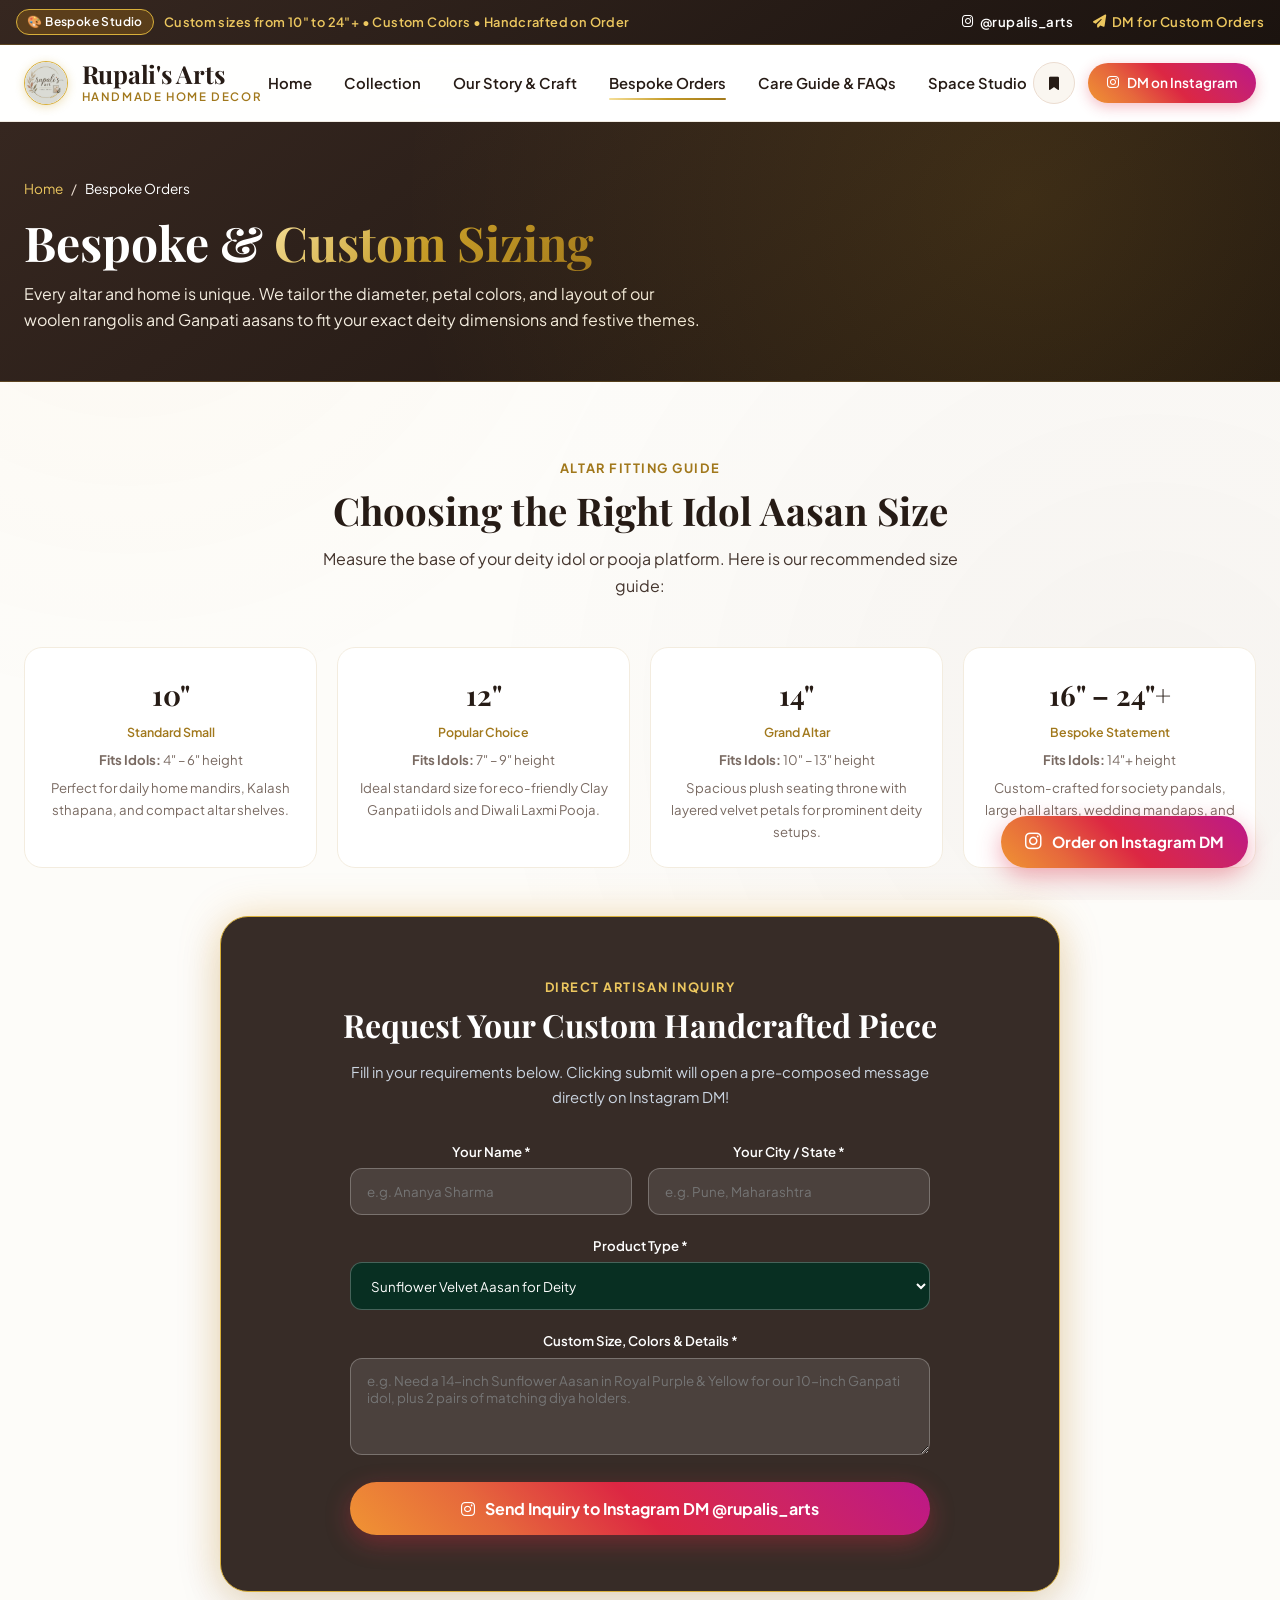
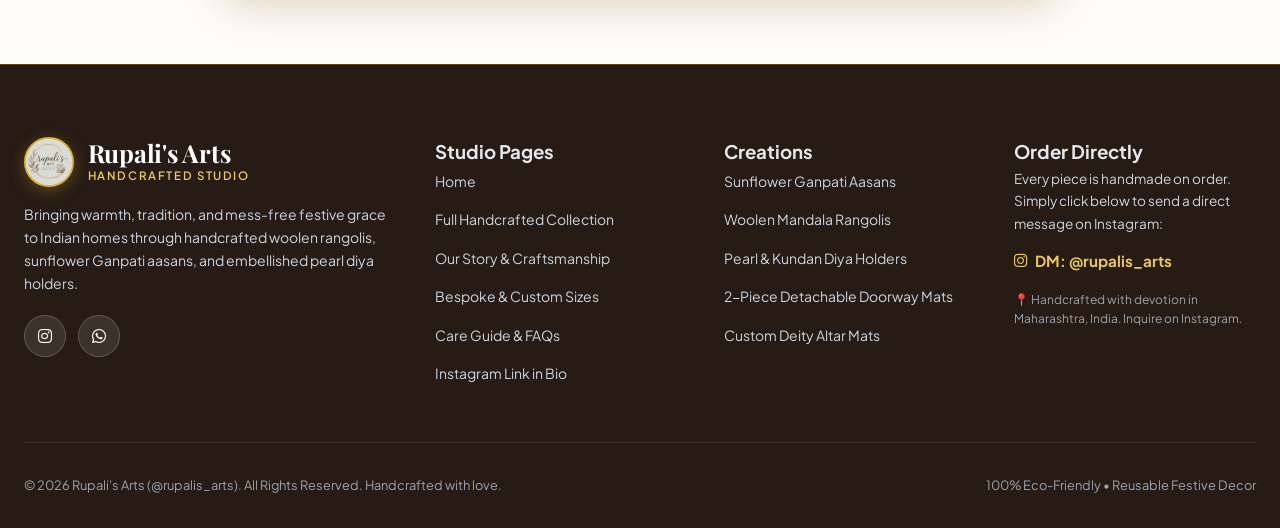
<file: custom-order.html>
<!DOCTYPE html>
<html lang="en">
<head>
  <meta charset="UTF-8" />
  <meta name="viewport" content="width=device-width, initial-scale=1.0" />
  <meta http-equiv="X-UA-Compatible" content="IE=edge" />

    <!-- SEO Meta Tags -->
  <title>Bespoke Custom Orders | Custom Ganpati Aasan & Rangoli Sizing | Rupali's Arts</title>
  <meta name="title" content="Bespoke Custom Orders | Custom Ganpati Aasan & Rangoli Sizing | Rupali's Arts" />
  <meta name="description" content="Request custom sizes (10 to 24+ inches) and color combinations for Ganpati aasans, temple altar mats & doorstep woolen rangolis. Handcrafted to order in Maharashtra." />
  <meta name="keywords" content="custom Ganpati aasan, custom woolen rangoli size, tailor made pooja mat, custom temple altar seating, bespoke Diwali decor, custom Lippan mirror frame size, personalized festive gifts India, Rupali's Arts custom order" />
  <meta name="author" content="Rupali Nikam - Rupali's Arts" />
  <meta name="robots" content="index, follow" />
  <link rel="canonical" href="https://rugvednikam.github.io/rupalis-arts/custom-order.html" />
  <meta name="theme-color" content="#c47361" />

  <!-- Open Graph -->
  <meta property="og:type" content="website" />
  <meta property="og:url" content="https://rugvednikam.github.io/rupalis-arts/custom-order.html" />
  <meta property="og:title" content="Bespoke Custom Orders | Rupali's Arts" />
  <meta property="og:description" content="Tailor-made Ganpati aasans and woolen rangolis made to match your altar dimensions. Inquire via Instagram DM." />
  <meta property="og:image" content="assets/images/hero.jpg" />

  <!-- Favicon -->
  <link rel="icon" type="image/png" sizes="32x32" href="assets/images/favicon.png" />
  <link rel="icon" type="image/png" sizes="16x16" href="assets/images/favicon-16x16.png" />
  <link rel="apple-touch-icon" sizes="180x180" href="assets/images/apple-touch-icon.png" />

  <!-- Google Fonts & Font Awesome -->
  <link rel="preconnect" href="https://fonts.googleapis.com" />
  <link rel="preconnect" href="https://fonts.gstatic.com" crossorigin />
  <link href="https://fonts.googleapis.com/css2?family=Cinzel+Decorative:wght@700&family=Playfair+Display:ital,wght@0,600;0,700;1,600&family=Plus+Jakarta+Sans:wght@400;500;600;700;800&display=swap" rel="stylesheet" />
  <link rel="stylesheet" href="https://cdnjs.cloudflare.com/ajax/libs/font-awesome/6.5.1/css/all.min.css" />

  <!-- Custom CSS -->
  <link rel="stylesheet" href="css/animations.css" />
  <link rel="stylesheet" href="css/main.css" />
  <!-- Schema.org Service / Custom Order Structured Data -->
  <script type="application/ld+json">
  {
    "@context": "https://schema.org",
    "@type": "Service",
    "name": "Bespoke Handcrafted Festive Decor & Custom Sizing",
    "provider": {
      "@type": "Organization",
      "name": "Rupali's Arts",
      "url": "https://rugvednikam.github.io/rupalis-arts/"
    },
    "serviceType": "Custom Handcraft Orders",
    "areaServed": "India",
    "description": "Tailor-made size (10 to 24+ inches) and custom color crafting for Ganpati aasans, pooja altar mats, and doorstep woolen rangolis.",
    "offers": {
      "@type": "Offer",
      "description": "Direct inquiry and consultation via Instagram DM @rupalis_arts"
    }
  }
  </script>
</head>
<body>

  <!-- Top Announcement Bar -->
  <aside class="announcement-bar" aria-label="Announcement">
    <div class="announcement-content">
      <div class="announcement-text-group">
        <span class="announcement-badge">🎨 Bespoke Studio</span>
        <span class="announcement-tagline">Custom sizes from 10" to 24"+ • Custom Colors • Handcrafted on Order</span>
      </div>
      <div class="announcement-links">
        <a href="https://www.instagram.com/rupalis_arts/" target="_blank" rel="noopener noreferrer" class="announcement-link" aria-label="Visit Rupali's Arts on Instagram">
          <i class="fab fa-instagram" aria-hidden="true"></i> @rupalis_arts
        </a>
        <a href="javascript:void(0)" onclick="openInstagramDM('Custom Order Request')" class="announcement-link" style="color: var(--gold-300);" aria-label="Direct message on Instagram">
          <i class="fas fa-paper-plane" aria-hidden="true"></i> DM for Custom Orders
        </a>
      </div>
    </div>
  </aside>

  <!-- Main Site Header -->
  <header class="site-header" role="banner">
    <div class="container">
      <nav class="navbar" role="navigation" aria-label="Main Navigation">
        <a href="index.html" class="brand-logo" aria-label="Rupali's Arts Home">
          <img src="assets/images/logo.png" alt="Rupali's Arts" class="brand-logo-img" width="44" height="44" />
          <div class="brand-text-group">
            <span class="brand-title">Rupali's Arts</span>
            <span class="brand-subtitle">Handmade Home Decor</span>
          </div>
        </a>

        <ul class="nav-menu">
          <li><a href="index.html" class="nav-link">Home</a></li>
          <li><a href="collection.html" class="nav-link">Collection</a></li>
          <li><a href="about.html" class="nav-link">Our Story & Craft</a></li>
          <li><a href="custom-order.html" class="nav-link active">Bespoke Orders</a></li>
          <li><a href="faq.html" class="nav-link">Care Guide & FAQs</a></li>
          <li><a href="index.html#visualizer" class="nav-link">Space Studio</a></li>
        </ul>

        <div class="nav-actions">
          <button id="btnOpenInquiryDrawer" class="action-btn" title="Saved Inquiries" aria-label="Open saved inquiry bag">
            <i class="fas fa-bookmark" aria-hidden="true"></i>
            <span class="badge-count inquiry-badge-count" style="display: none;">0</span>
          </button>

          <a href="https://ig.me/m/rupalis_arts" target="_blank" rel="noopener noreferrer" class="btn-insta-header" aria-label="Direct message Rupali's Arts on Instagram">
            <i class="fab fa-instagram" aria-hidden="true"></i>
            <span>DM on Instagram</span>
          </a>

          <button id="mobileToggle" class="action-btn mobile-toggle" title="Menu" aria-label="Toggle navigation menu" aria-expanded="false">
            <i class="fas fa-bars" aria-hidden="true"></i>
          </button>
        </div>
      </nav>
    </div>
  </header>

  <main role="main">
    <!-- Page Header Banner -->
    <section class="page-header-banner">
      <div class="container">
        <nav class="breadcrumb-nav" aria-label="Breadcrumb">
          <a href="index.html">Home</a>
          <span>/</span>
          <span style="color: #fff;">Bespoke Orders</span>
        </nav>
        <h1 class="page-header-title">
          Bespoke & <span class="title-accent">Custom Sizing</span>
        </h1>
        <p class="page-header-subtitle">
          Every altar and home is unique. We tailor the diameter, petal colors, and layout of our woolen rangolis and Ganpati aasans to fit your exact deity dimensions and festive themes.
        </p>
      </div>
    </section>

    <!-- Size Guide Section -->
    <section class="custom-order-page-section">
      <div class="container">
        <div class="section-header">
          <span class="section-tag">Altar Fitting Guide</span>
          <h2 class="section-title">Choosing the Right Idol Aasan Size</h2>
          <p class="section-description">
            Measure the base of your deity idol or pooja platform. Here is our recommended size guide:
          </p>
        </div>

        <div class="size-guide-grid">
          <div class="size-card">
            <span class="size-val">10"</span>
            <span class="size-rec">Standard Small</span>
            <p><strong>Fits Idols:</strong> 4" – 6" height</p>
            <p>Perfect for daily home mandirs, Kalash sthapana, and compact altar shelves.</p>
          </div>

          <div class="size-card">
            <span class="size-val">12"</span>
            <span class="size-rec">Popular Choice</span>
            <p><strong>Fits Idols:</strong> 7" – 9" height</p>
            <p>Ideal standard size for eco-friendly Clay Ganpati idols and Diwali Laxmi Pooja.</p>
          </div>

          <div class="size-card">
            <span class="size-val">14"</span>
            <span class="size-rec">Grand Altar</span>
            <p><strong>Fits Idols:</strong> 10" – 13" height</p>
            <p>Spacious plush seating throne with layered velvet petals for prominent deity setups.</p>
          </div>

          <div class="size-card">
            <span class="size-val">16" – 24"+</span>
            <span class="size-rec">Bespoke Statement</span>
            <p><strong>Fits Idols:</strong> 14"+ height</p>
            <p>Custom-crafted for society pandals, large hall altars, wedding mandaps, and corporate entries.</p>
          </div>
        </div>

        <!-- Custom Order Inquiry Form Card -->
        <div class="custom-order-card" style="margin-top: 3rem;">
          <div class="section-header" style="margin-bottom: 2rem;">
            <span class="section-tag" style="color: var(--gold-300);">Direct Artisan Inquiry</span>
            <h2 class="section-title" style="color: #fff; font-size: 2rem;">
              Request Your Custom Handcrafted Piece
            </h2>
            <p style="color: #cbd5e1; max-width: 580px; margin: 0 auto; font-size: 0.925rem;">
              Fill in your requirements below. Clicking submit will open a pre-composed message directly on Instagram DM!
            </p>
          </div>

          <form id="customOrderForm" style="max-width: 580px; margin: 0 auto; display: flex; flex-direction: column; gap: 1.25rem;">
            <div style="display: grid; grid-template-columns: 1fr 1fr; gap: 1rem;">
              <div>
                <label for="customName" style="display: block; font-size: 0.825rem; font-weight: 600; color: #fff; margin-bottom: 0.35rem;">Your Name *</label>
                <input type="text" id="customName" placeholder="e.g. Ananya Sharma" required style="width: 100%; padding: 0.85rem 1rem; border-radius: 12px; border: 1px solid rgba(255,255,255,0.25); background: rgba(255,255,255,0.1); color: #fff; outline: none;" />
              </div>
              <div>
                <label for="customCity" style="display: block; font-size: 0.825rem; font-weight: 600; color: #fff; margin-bottom: 0.35rem;">Your City / State *</label>
                <input type="text" id="customCity" placeholder="e.g. Pune, Maharashtra" required style="width: 100%; padding: 0.85rem 1rem; border-radius: 12px; border: 1px solid rgba(255,255,255,0.25); background: rgba(255,255,255,0.1); color: #fff; outline: none;" />
              </div>
            </div>

            <div>
              <label for="customCategorySelect" style="display: block; font-size: 0.825rem; font-weight: 600; color: #fff; margin-bottom: 0.35rem;">Product Type *</label>
              <select id="customCategorySelect" style="width: 100%; padding: 0.85rem 1rem; border-radius: 12px; border: 1px solid rgba(255,255,255,0.25); background: #082f22; color: #fff; outline: none;">
                <option value="Sunflower Ganpati Aasan">Sunflower Velvet Aasan for Deity</option>
                <option value="Woolen Floral Mandala">Woolen Floral Mandala Rangoli</option>
                <option value="2-Piece Detachable Doorstep Rangoli">2-Piece Detachable Doorway Rangoli</option>
                <option value="Pearl Kundan Diya Holders">Pearl & Kundan Diya Holder Set</option>
                <option value="Custom Festival Set">Complete Matching Festival Decor Set</option>
              </select>
            </div>

            <div>
              <label for="customDetails" style="display: block; font-size: 0.825rem; font-weight: 600; color: #fff; margin-bottom: 0.35rem;">Custom Size, Colors & Details *</label>
              <textarea id="customDetails" rows="4" placeholder="e.g. Need a 14-inch Sunflower Aasan in Royal Purple & Yellow for our 10-inch Ganpati idol, plus 2 pairs of matching diya holders." required style="width: 100%; padding: 0.85rem 1rem; border-radius: 12px; border: 1px solid rgba(255,255,255,0.25); background: rgba(255,255,255,0.1); color: #fff; outline: none; resize: vertical;"></textarea>
            </div>

            <button type="submit" class="btn-primary-insta" style="justify-content: center; width: 100%; padding: 1rem; font-size: 1rem;" aria-label="Submit custom inquiry to Instagram DM">
              <i class="fab fa-instagram" aria-hidden="true"></i> Send Inquiry to Instagram DM @rupalis_arts
            </button>
          </form>
        </div>
      </div>
    </section>
  </main>

  <!-- Site Footer -->
  <footer class="site-footer" role="contentinfo">
    <div class="container">
      <div class="footer-grid">
        <div class="footer-col">
          <a href="index.html" class="brand-logo" style="margin-bottom: 1rem;" aria-label="Rupali's Arts Home">
            <img src="assets/images/logo.png" alt="Rupali's Arts" class="footer-logo-img" width="48" height="48" />
            <div class="brand-text-group">
              <span class="brand-title" style="color: #fff;">Rupali's Arts</span>
              <span class="brand-subtitle" style="color: var(--gold-300);">Handcrafted Studio</span>
            </div>
          </a>
          <p style="font-size: 0.875rem; color: #cbd5e1; line-height: 1.65; margin-bottom: 1.25rem;">
            Bringing warmth, tradition, and mess-free festive grace to Indian homes through handcrafted woolen rangolis, sunflower Ganpati aasans, and embellished pearl diya holders.
          </p>
          <div style="display: flex; gap: 0.75rem;">
            <a href="https://www.instagram.com/rupalis_arts/" target="_blank" rel="noopener noreferrer" class="action-btn" style="background: rgba(255,255,255,0.1); border-color: rgba(255,255,255,0.2); color: #fff;" aria-label="Instagram">
              <i class="fab fa-instagram" aria-hidden="true"></i>
            </a>
            <a href="https://wa.me/918552939652" target="_blank" rel="noopener noreferrer" class="action-btn" style="background: rgba(255,255,255,0.1); border-color: rgba(255,255,255,0.2); color: #fff;" aria-label="WhatsApp">
              <i class="fab fa-whatsapp" aria-hidden="true"></i>
            </a>
          </div>
        </div>

        <div class="footer-col">
          <h3 class="footer-col-title">Studio Pages</h3>
          <ul class="footer-links">
            <li><a href="index.html">Home</a></li>
            <li><a href="collection.html">Full Handcrafted Collection</a></li>
            <li><a href="about.html">Our Story & Craftsmanship</a></li>
            <li><a href="custom-order.html">Bespoke & Custom Sizes</a></li>
            <li><a href="faq.html">Care Guide & FAQs</a></li>
            <li><a href="bio.html">Instagram Link in Bio</a></li>
          </ul>
        </div>

        <div class="footer-col">
          <h3 class="footer-col-title">Creations</h3>
          <ul class="footer-links">
            <li><a href="collection.html">Sunflower Ganpati Aasans</a></li>
            <li><a href="collection.html">Woolen Mandala Rangolis</a></li>
            <li><a href="collection.html">Pearl & Kundan Diya Holders</a></li>
            <li><a href="collection.html">2-Piece Detachable Doorway Mats</a></li>
            <li><a href="custom-order.html">Custom Deity Altar Mats</a></li>
          </ul>
        </div>

        <div class="footer-col">
          <h3 class="footer-col-title">Order Directly</h3>
          <p style="font-size: 0.85rem; color: #cbd5e1; margin-bottom: 0.75rem;">
            Every piece is handmade on order. Simply click below to send a direct message on Instagram:
          </p>
          <a href="https://ig.me/m/rupalis_arts" target="_blank" rel="noopener noreferrer" style="display: inline-flex; align-items: center; gap: 0.5rem; color: var(--gold-300); font-weight: 700; font-size: 0.95rem;" aria-label="Chat on Instagram DM">
            <i class="fab fa-instagram" aria-hidden="true"></i> DM: @rupalis_arts
          </a>
          <p style="font-size: 0.75rem; color: #9ca3af; margin-top: 1rem;">
            📍 Handcrafted with devotion in Maharashtra, India. Inquire on Instagram.
          </p>
        </div>
      </div>

      <div class="footer-bottom">
        <p>© 2026 Rupali's Arts (@rupalis_arts). All Rights Reserved. Handcrafted with love.</p>
        <p>100% Eco-Friendly • Reusable Festive Decor</p>
      </div>
    </div>
  </footer>

  <!-- Inquiry Bag Drawer -->
  <div id="inquiryBackdrop" class="modal-backdrop" aria-hidden="true"></div>
  <aside id="inquiryDrawer" class="inquiry-drawer" role="dialog" aria-modal="true" aria-label="My Inquiry Bag">
    <div class="drawer-header">
      <div style="display: flex; align-items: center; gap: 0.5rem;">
        <i class="fas fa-bookmark" style="color: var(--gold-400);" aria-hidden="true"></i>
        <h3>My Inquiry Bag</h3>
      </div>
      <button id="btnCloseInquiryDrawer" style="color: #fff; font-size: 1.25rem;" aria-label="Close inquiry drawer">
        <i class="fas fa-times" aria-hidden="true"></i>
      </button>
    </div>

    <div id="inquiryDrawerList" class="drawer-body"></div>

    <div class="drawer-footer">
      <label for="inquiryNotesInput" style="font-size: 0.8rem; font-weight: 700; color: var(--emerald-900); display: block; margin-bottom: 0.4rem;">
        Custom Size / Note for Order:
      </label>
      <input type="text" id="inquiryNotesInput" placeholder="e.g. Need 12-inch size in Purple" style="width: 100%; padding: 0.65rem 0.85rem; border-radius: 10px; border: 1px solid var(--cream-300); font-size: 0.825rem; margin-bottom: 1rem; outline: none;" />

      <button id="btnSendAllInquiry" class="btn-primary-insta" style="width: 100%; justify-content: center;" aria-label="Send inquiry bag items to Instagram DM">
        <i class="fab fa-instagram" aria-hidden="true"></i> Send All to Instagram DM
      </button>
    </div>
  </aside>

  <!-- Mobile Slide-Out Sidebar Drawer (Off-Canvas Left) -->
  <div id="mobileSidebarBackdrop" class="mobile-sidebar-backdrop" aria-hidden="true"></div>

  <aside id="mobileSidebar" class="mobile-sidebar" role="dialog" aria-modal="true" aria-label="Mobile Navigation Sidebar">
    <div class="mobile-sidebar-header">
      <a href="index.html" class="brand-logo" id="mobileSidebarLogo" aria-label="Rupali's Arts Home">
        <img src="assets/images/logo.png" alt="Rupali's Arts" class="brand-logo-img" width="40" height="40" />
        <div class="brand-text-group">
          <span class="brand-title" style="font-size: 1.35rem; color: #fff;">Rupali's Arts</span>
          <span class="brand-subtitle" style="color: var(--gold-300);">Handcrafted Studio</span>
        </div>
      </a>
      <button id="closeMobileSidebarBtn" class="mobile-sidebar-close" aria-label="Close mobile navigation sidebar">
        <i class="fas fa-times" aria-hidden="true"></i>
      </button>
    </div>

    <div class="mobile-sidebar-body">
      <div class="mobile-sidebar-quick-tools" style="grid-template-columns: 1fr;">
        <button id="mobileSidebarInquiryBtn" class="mobile-tool-card" aria-label="Open saved inquiry bag">
          <div class="tool-icon-wrap">
            <i class="fas fa-bookmark" aria-hidden="true"></i>
            <span class="badge-count inquiry-badge-count" style="display: none;">0</span>
          </div>
          <div class="tool-info">
            <span class="tool-title">My Saved Inquiry Bag</span>
            <span class="tool-sub">View bookmarks & request quote</span>
          </div>
        </button>
      </div>

      <nav class="mobile-sidebar-nav" aria-label="Mobile Menu Navigation">
        <span class="mobile-nav-heading">Studio Navigation</span>
        <ul class="mobile-nav-list">
          <li>
            <a href="index.html" class="mobile-nav-item">
              <span class="item-icon"><i class="fas fa-house" aria-hidden="true"></i></span>
              <span class="item-label">Home</span>
              <i class="fas fa-chevron-right item-arrow" aria-hidden="true"></i>
            </a>
          </li>
          <li>
            <a href="collection.html" class="mobile-nav-item">
              <span class="item-icon"><i class="fas fa-layer-group" aria-hidden="true"></i></span>
              <span class="item-label">Full Collection</span>
              <span class="item-pill">12 Designs</span>
            </a>
          </li>
          <li>
            <a href="about.html" class="mobile-nav-item">
              <span class="item-icon"><i class="fas fa-heart" aria-hidden="true"></i></span>
              <span class="item-label">Our Story & Craft</span>
              <i class="fas fa-chevron-right item-arrow" aria-hidden="true"></i>
            </a>
          </li>
          <li>
            <a href="custom-order.html" class="mobile-nav-item active">
              <span class="item-icon"><i class="fas fa-palette" aria-hidden="true"></i></span>
              <span class="item-label">Bespoke Orders & Sizes</span>
              <i class="fas fa-chevron-right item-arrow" aria-hidden="true"></i>
            </a>
          </li>
          <li>
            <a href="faq.html" class="mobile-nav-item">
              <span class="item-icon"><i class="fas fa-circle-question" aria-hidden="true"></i></span>
              <span class="item-label">Care Guide & FAQs</span>
              <i class="fas fa-chevron-right item-arrow" aria-hidden="true"></i>
            </a>
          </li>
          <li>
            <a href="bio.html" class="mobile-nav-item">
              <span class="item-icon"><i class="fas fa-link" aria-hidden="true"></i></span>
              <span class="item-label">Instagram Link in Bio</span>
              <i class="fas fa-chevron-right item-arrow" aria-hidden="true"></i>
            </a>
          </li>
        </ul>
      </nav>
    </div>

    <div class="mobile-sidebar-footer">
      <a href="https://ig.me/m/rupalis_arts" target="_blank" rel="noopener noreferrer" class="btn-sidebar-insta" aria-label="Direct message Rupali's Arts on Instagram">
        <i class="fab fa-instagram fa-lg" aria-hidden="true"></i>
        <span>DM on Instagram @rupalis_arts</span>
      </a>

      <a href="https://wa.me/918552939652?text=Hello%20Rupali's%20Arts!%20I%20am%20interested%20in%20your%20handcrafted%20woolen%20rangolis%20and%20aasans." target="_blank" rel="noopener noreferrer" class="btn-sidebar-whatsapp" aria-label="Message Rupali's Arts on WhatsApp">
        <i class="fab fa-whatsapp fa-lg" aria-hidden="true"></i>
        <span>WhatsApp: +91 8552939652</span>
      </a>

      <div class="mobile-sidebar-badge-strip">
        <span>🪡 Handcrafted Art</span>
        <span>•</span>
        <span>💯 100% Reusable</span>
      </div>
    </div>
  </aside>

  <!-- Floating Instagram Quick Action Button -->
  <a href="https://ig.me/m/rupalis_arts" target="_blank" rel="noopener noreferrer" class="floating-insta-btn" title="Chat on Instagram DM" aria-label="Order on Instagram DM @rupalis_arts">
    <i class="fab fa-instagram fa-lg" aria-hidden="true"></i>
    <span>Order on Instagram DM</span>
  </a>

  <!-- Scripts -->
  <script src="js/products.js?v=3"></script>
  <script src="js/app.js?v=3"></script>
</body>
</html>
</file>
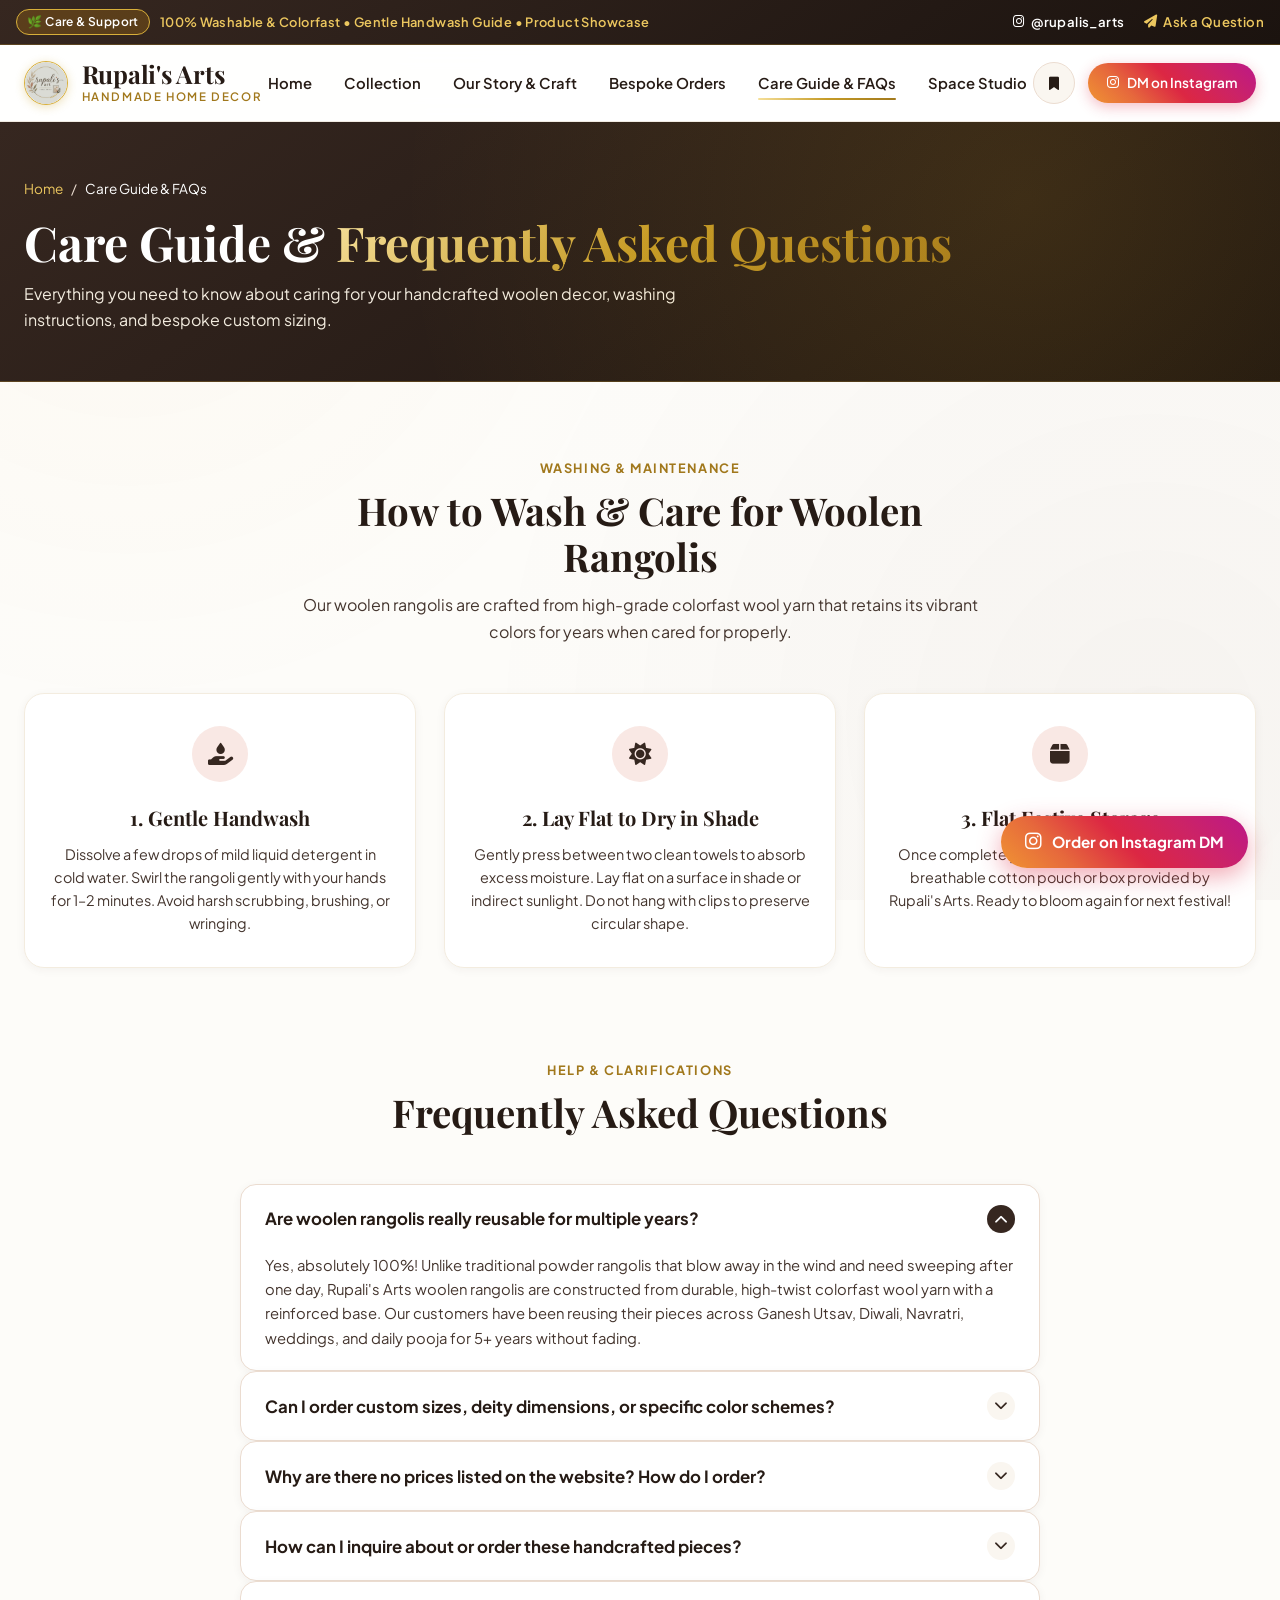
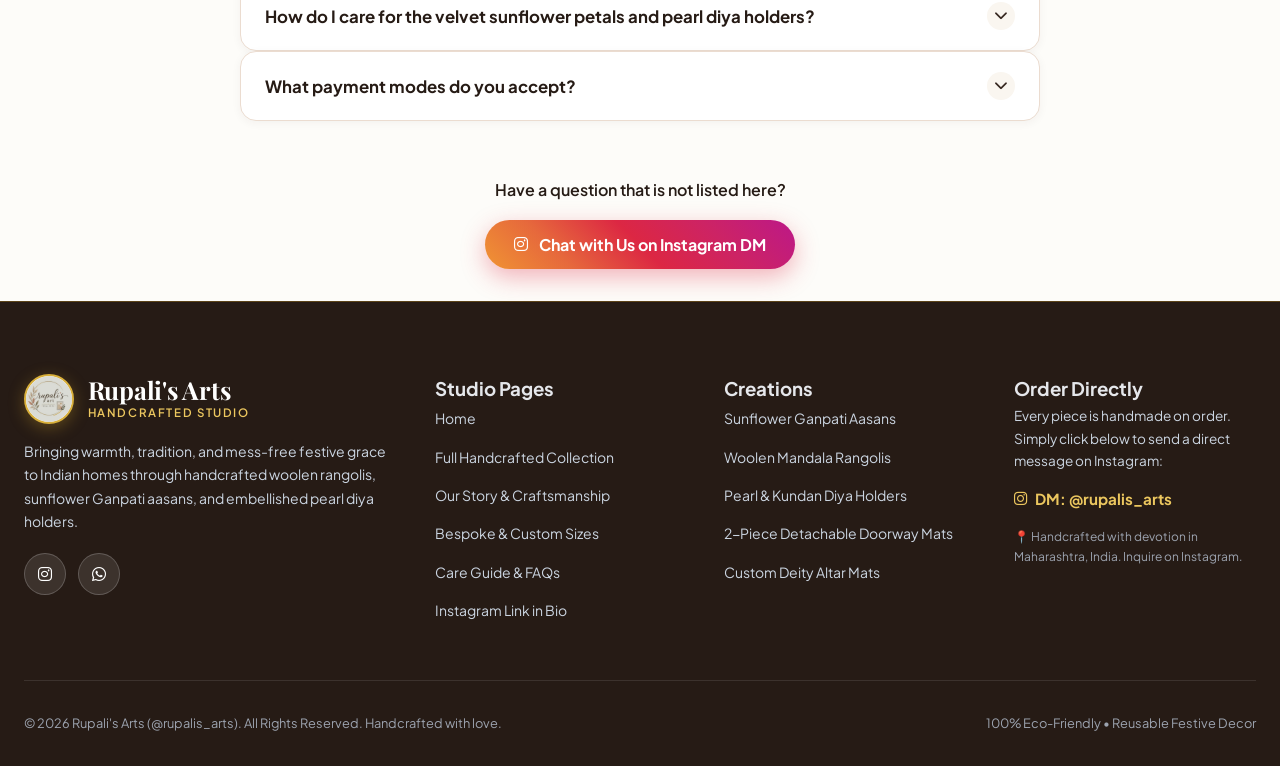
<file: faq.html>
<!DOCTYPE html>
<html lang="en">
<head>
  <meta charset="UTF-8" />
  <meta name="viewport" content="width=device-width, initial-scale=1.0" />
  <meta http-equiv="X-UA-Compatible" content="IE=edge" />

    <!-- SEO Meta Tags -->
  <title>Care Guide & FAQs | How to Wash Woolen Rangoli & Order FAQs | Rupali's Arts</title>
  <meta name="title" content="Care Guide & FAQs | How to Wash Woolen Rangoli & Order FAQs | Rupali's Arts" />
  <meta name="description" content="Step-by-step washing & care guide for reusable woolen rangolis & velvet Ganpati aasans. FAQs on custom sizes, materials, durability & ordering on Instagram DM." />
  <meta name="keywords" content="how to wash woolen rangoli, woolen rangoli washing instructions, reusable rangoli maintenance, washable rangoli care guide, Ganpati aasan cleaning, Rupali's Arts FAQs, ordering handcrafted decor Instagram, eco-friendly rangoli durability" />
  <meta name="author" content="Rupali Nikam - Rupali's Arts" />
  <meta name="robots" content="index, follow" />
  <link rel="canonical" href="https://rugvednikam.github.io/rupalis-arts/faq.html" />
  <meta name="theme-color" content="#c47361" />

  <!-- Open Graph -->
  <meta property="og:type" content="website" />
  <meta property="og:url" content="https://rugvednikam.github.io/rupalis-arts/faq.html" />
  <meta property="og:title" content="Care Guide & FAQs | Rupali's Arts" />
  <meta property="og:description" content="Step-by-step washing instructions and answers to all questions regarding handcrafted festive decor." />
  <meta property="og:image" content="assets/images/hero.jpg" />

  <!-- Favicon -->
  <link rel="icon" type="image/png" sizes="32x32" href="assets/images/favicon.png" />
  <link rel="icon" type="image/png" sizes="16x16" href="assets/images/favicon-16x16.png" />
  <link rel="apple-touch-icon" sizes="180x180" href="assets/images/apple-touch-icon.png" />

  <!-- Google Fonts & Font Awesome -->
  <link rel="preconnect" href="https://fonts.googleapis.com" />
  <link rel="preconnect" href="https://fonts.gstatic.com" crossorigin />
  <link href="https://fonts.googleapis.com/css2?family=Cinzel+Decorative:wght@700&family=Playfair+Display:ital,wght@0,600;0,700;1,600&family=Plus+Jakarta+Sans:wght@400;500;600;700;800&display=swap" rel="stylesheet" />
  <link rel="stylesheet" href="https://cdnjs.cloudflare.com/ajax/libs/font-awesome/6.5.1/css/all.min.css" />

  <!-- Custom CSS -->
  <link rel="stylesheet" href="css/animations.css" />
  <link rel="stylesheet" href="css/main.css" />
  <!-- Schema.org FAQPage Structured Data -->
  <script type="application/ld+json">
  {
    "@context": "https://schema.org",
    "@type": "FAQPage",
    "mainEntity": [
      {
        "@type": "Question",
        "name": "How do I wash and maintain my reusable woolen rangoli?",
        "acceptedAnswer": {
          "@type": "Answer",
          "text": "Our woolen rangolis are crafted with 100% colorfast yarn. Gently hand-wash in cold or lukewarm water using mild liquid detergent. Do not scrub harshly or machine wash. Lay flat on a clean dry towel in the shade to dry. Once dry, roll loosely and store in a dry place for year-after-year reuse."
        }
      },
      {
        "@type": "Question",
        "name": "Can I order custom sizes or colors for Ganpati aasans and altar mats?",
        "acceptedAnswer": {
          "@type": "Answer",
          "text": "Yes! Rupali Nikam handcrafts every design to order. You can request custom diameters (10 inches, 12 inches, 14 inches, 18 inches, or 24+ inches) and select custom color themes to match your home temple decor."
        }
      },
      {
        "@type": "Question",
        "name": "How do I place an order with Rupali's Arts?",
        "acceptedAnswer": {
          "@type": "Answer",
          "text": "Ordering is simple and direct: Click any 'DM to Order' button on our website or visit @rupalis_arts on Instagram to message the artist directly with your desired product name and size specifications."
        }
      },
      {
        "@type": "Question",
        "name": "What materials are used in Rupali's Arts home decor products?",
        "acceptedAnswer": {
          "@type": "Answer",
          "text": "We use high-twist colorfast wool yarn, premium plush micro-velvet, sturdy cotton anti-slip bases, lustrous faux pearl beads, kundan crystals, and traditional clay and authentic mirror glass for Lippan art."
        }
      }
    ]
  }
  </script>
</head>
<body>

  <!-- Top Announcement Bar -->
  <aside class="announcement-bar" aria-label="Announcement">
    <div class="announcement-content">
      <div class="announcement-text-group">
        <span class="announcement-badge">🌿 Care & Support</span>
        <span class="announcement-tagline">100% Washable & Colorfast • Gentle Handwash Guide • Product Showcase</span>
      </div>
      <div class="announcement-links">
        <a href="https://www.instagram.com/rupalis_arts/" target="_blank" rel="noopener noreferrer" class="announcement-link" aria-label="Visit Rupali's Arts on Instagram">
          <i class="fab fa-instagram" aria-hidden="true"></i> @rupalis_arts
        </a>
        <a href="javascript:void(0)" onclick="openInstagramDM('Care Guide Question')" class="announcement-link" style="color: var(--gold-300);" aria-label="Direct message on Instagram">
          <i class="fas fa-paper-plane" aria-hidden="true"></i> Ask a Question
        </a>
      </div>
    </div>
  </aside>

  <!-- Main Site Header -->
  <header class="site-header" role="banner">
    <div class="container">
      <nav class="navbar" role="navigation" aria-label="Main Navigation">
        <a href="index.html" class="brand-logo" aria-label="Rupali's Arts Home">
          <img src="assets/images/logo.png" alt="Rupali's Arts" class="brand-logo-img" width="44" height="44" />
          <div class="brand-text-group">
            <span class="brand-title">Rupali's Arts</span>
            <span class="brand-subtitle">Handmade Home Decor</span>
          </div>
        </a>

        <ul class="nav-menu">
          <li><a href="index.html" class="nav-link">Home</a></li>
          <li><a href="collection.html" class="nav-link">Collection</a></li>
          <li><a href="about.html" class="nav-link">Our Story & Craft</a></li>
          <li><a href="custom-order.html" class="nav-link">Bespoke Orders</a></li>
          <li><a href="faq.html" class="nav-link active">Care Guide & FAQs</a></li>
          <li><a href="index.html#visualizer" class="nav-link">Space Studio</a></li>
        </ul>

        <div class="nav-actions">
          <button id="btnOpenInquiryDrawer" class="action-btn" title="Saved Inquiries" aria-label="Open saved inquiry bag">
            <i class="fas fa-bookmark" aria-hidden="true"></i>
            <span class="badge-count inquiry-badge-count" style="display: none;">0</span>
          </button>

          <a href="https://ig.me/m/rupalis_arts" target="_blank" rel="noopener noreferrer" class="btn-insta-header" aria-label="Direct message Rupali's Arts on Instagram">
            <i class="fab fa-instagram" aria-hidden="true"></i>
            <span>DM on Instagram</span>
          </a>

          <button id="mobileToggle" class="action-btn mobile-toggle" title="Menu" aria-label="Toggle navigation menu" aria-expanded="false">
            <i class="fas fa-bars" aria-hidden="true"></i>
          </button>
        </div>
      </nav>
    </div>
  </header>

  <main role="main">
    <!-- Page Header Banner -->
    <section class="page-header-banner">
      <div class="container">
        <nav class="breadcrumb-nav" aria-label="Breadcrumb">
          <a href="index.html">Home</a>
          <span>/</span>
          <span style="color: #fff;">Care Guide & FAQs</span>
        </nav>
        <h1 class="page-header-title">
          Care Guide & <span class="title-accent">Frequently Asked Questions</span>
        </h1>
        <p class="page-header-subtitle">
          Everything you need to know about caring for your handcrafted woolen decor, washing instructions, and bespoke custom sizing.
        </p>
      </div>
    </section>

    <!-- Step-by-Step Care Guide -->
    <section class="care-guide-section">
      <div class="container">
        <div class="section-header">
          <span class="section-tag">Washing & Maintenance</span>
          <h2 class="section-title">How to Wash & Care for Woolen Rangolis</h2>
          <p class="section-description">
            Our woolen rangolis are crafted from high-grade colorfast wool yarn that retains its vibrant colors for years when cared for properly.
          </p>
        </div>

        <div class="care-guide-grid">
          <!-- Step 1 -->
          <div class="care-card">
            <div class="care-card-icon"><i class="fas fa-hand-holding-droplet" aria-hidden="true"></i></div>
            <h3>1. Gentle Handwash</h3>
            <p>
              Dissolve a few drops of mild liquid detergent in cold water. Swirl the rangoli gently with your hands for 1–2 minutes. Avoid harsh scrubbing, brushing, or wringing.
            </p>
          </div>

          <!-- Step 2 -->
          <div class="care-card">
            <div class="care-card-icon"><i class="fas fa-sun" aria-hidden="true"></i></div>
            <h3>2. Lay Flat to Dry in Shade</h3>
            <p>
              Gently press between two clean towels to absorb excess moisture. Lay flat on a surface in shade or indirect sunlight. Do not hang with clips to preserve circular shape.
            </p>
          </div>

          <!-- Step 3 -->
          <div class="care-card">
            <div class="care-card-icon"><i class="fas fa-box" aria-hidden="true"></i></div>
            <h3>3. Flat Festive Storage</h3>
            <p>
              Once completely dry, store flat in the protective breathable cotton pouch or box provided by Rupali's Arts. Ready to bloom again for next festival!
            </p>
          </div>
        </div>

        <!-- Comprehensive FAQ Section -->
        <div class="faq-section" style="padding-top: 2rem;">
          <div class="section-header">
            <span class="section-tag">Help & Clarifications</span>
            <h2 class="section-title">Frequently Asked Questions</h2>
          </div>

          <div class="faq-accordion-wrapper" style="max-width: 800px; margin: 0 auto;">
            <!-- FAQ 1 -->
            <div class="faq-item active">
              <button class="faq-question" aria-expanded="true">
                <span>Are woolen rangolis really reusable for multiple years?</span>
                <i class="fas fa-chevron-down faq-icon" aria-hidden="true"></i>
              </button>
              <div class="faq-answer">
                <p>
                  Yes, absolutely 100%! Unlike traditional powder rangolis that blow away in the wind and need sweeping after one day, Rupali's Arts woolen rangolis are constructed from durable, high-twist colorfast wool yarn with a reinforced base. Our customers have been reusing their pieces across Ganesh Utsav, Diwali, Navratri, weddings, and daily pooja for 5+ years without fading.
                </p>
              </div>
            </div>

            <!-- FAQ 2 -->
            <div class="faq-item">
              <button class="faq-question" aria-expanded="false">
                <span>Can I order custom sizes, deity dimensions, or specific color schemes?</span>
                <i class="fas fa-chevron-down faq-icon" aria-hidden="true"></i>
              </button>
              <div class="faq-answer">
                <p>
                  Yes! We specialize in bespoke orders. You can customize the diameter of sunflower Ganpati aasans (10", 12", 14", 16"+ inches), choose custom doorway widths, or request custom color palettes to match your mandir and home interior. Simply message us on Instagram DM @rupalis_arts or via our Bespoke Orders page.
                </p>
              </div>
            </div>

            <!-- FAQ 3 -->
            <div class="faq-item">
              <button class="faq-question" aria-expanded="false">
                <span>Why are there no prices listed on the website? How do I order?</span>
                <i class="fas fa-chevron-down faq-icon" aria-hidden="true"></i>
              </button>
              <div class="faq-answer">
                <p>
                  Because every piece is handcrafted individually and can be customized with different diameters, color combinations, and matching diya sets, we quote prices directly and transparently on Instagram DM or WhatsApp. Simply click "Buy Now (DM)" on any product or send a message to @rupalis_arts. We assist you immediately with photos, dimensions, and dispatch.
                </p>
              </div>
            </div>

            <!-- FAQ 4 -->
            <div class="faq-item">
              <button class="faq-question" aria-expanded="false">
                <span>How can I inquire about or order these handcrafted pieces?</span>
                <i class="fas fa-chevron-down faq-icon" aria-hidden="true"></i>
              </button>
              <div class="faq-answer">
                <p>
                  Our website serves as an artisan showcase portfolio of our handcrafted creations. To inquire about piece availability, bespoke dimensions, or placing an order, simply message us directly on Instagram DM @rupalis_arts or WhatsApp. We will personally guide you with photos, customization options, and details.
                </p>
              </div>
            </div>

            <!-- FAQ 5 -->
            <div class="faq-item">
              <button class="faq-question" aria-expanded="false">
                <span>How do I care for the velvet sunflower petals and pearl diya holders?</span>
                <i class="fas fa-chevron-down faq-icon" aria-hidden="true"></i>
              </button>
              <div class="faq-answer">
                <p>
                  For velvet aasans and pearl-embellished diya holders, simply use a soft dry makeup brush or microfiber cloth to wipe off dust. For any minor spots, spot-clean gently with a damp cloth and mild soap. Keep diya holders away from direct open flames by using standard tea-light cups or smokeless LED tealights.
                </p>
              </div>
            </div>

            <!-- FAQ 6 -->
            <div class="faq-item">
              <button class="faq-question" aria-expanded="false">
                <span>What payment modes do you accept?</span>
                <i class="fas fa-chevron-down faq-icon" aria-hidden="true"></i>
              </button>
              <div class="faq-answer">
                <p>
                  We accept all standard, secure Indian digital payment methods including UPI (Google Pay, PhonePe, Paytm, BHIM) and direct bank transfers upon order confirmation on Instagram DM.
                </p>
              </div>
            </div>
          </div>

          <!-- Direct Help Box -->
          <div style="text-align: center; margin-top: 3.5rem;">
            <p style="font-size: 1rem; color: var(--emerald-900); font-weight: 600; margin-bottom: 1rem;">
              Have a question that is not listed here?
            </p>
            <button class="btn-primary-insta" onclick="openInstagramDM('General FAQ Question')" style="display: inline-flex;">
              <i class="fab fa-instagram" aria-hidden="true"></i>
              <span>Chat with Us on Instagram DM</span>
            </button>
          </div>
        </div>
      </div>
    </section>
  </main>

  <!-- Site Footer -->
  <footer class="site-footer" role="contentinfo">
    <div class="container">
      <div class="footer-grid">
        <div class="footer-col">
          <a href="index.html" class="brand-logo" style="margin-bottom: 1rem;" aria-label="Rupali's Arts Home">
            <img src="assets/images/logo.png" alt="Rupali's Arts" class="footer-logo-img" width="48" height="48" />
            <div class="brand-text-group">
              <span class="brand-title" style="color: #fff;">Rupali's Arts</span>
              <span class="brand-subtitle" style="color: var(--gold-300);">Handcrafted Studio</span>
            </div>
          </a>
          <p style="font-size: 0.875rem; color: #cbd5e1; line-height: 1.65; margin-bottom: 1.25rem;">
            Bringing warmth, tradition, and mess-free festive grace to Indian homes through handcrafted woolen rangolis, sunflower Ganpati aasans, and embellished pearl diya holders.
          </p>
          <div style="display: flex; gap: 0.75rem;">
            <a href="https://www.instagram.com/rupalis_arts/" target="_blank" rel="noopener noreferrer" class="action-btn" style="background: rgba(255,255,255,0.1); border-color: rgba(255,255,255,0.2); color: #fff;" aria-label="Instagram">
              <i class="fab fa-instagram" aria-hidden="true"></i>
            </a>
            <a href="https://wa.me/918552939652" target="_blank" rel="noopener noreferrer" class="action-btn" style="background: rgba(255,255,255,0.1); border-color: rgba(255,255,255,0.2); color: #fff;" aria-label="WhatsApp">
              <i class="fab fa-whatsapp" aria-hidden="true"></i>
            </a>
          </div>
        </div>

        <div class="footer-col">
          <h3 class="footer-col-title">Studio Pages</h3>
          <ul class="footer-links">
            <li><a href="index.html">Home</a></li>
            <li><a href="collection.html">Full Handcrafted Collection</a></li>
            <li><a href="about.html">Our Story & Craftsmanship</a></li>
            <li><a href="custom-order.html">Bespoke & Custom Sizes</a></li>
            <li><a href="faq.html">Care Guide & FAQs</a></li>
            <li><a href="bio.html">Instagram Link in Bio</a></li>
          </ul>
        </div>

        <div class="footer-col">
          <h3 class="footer-col-title">Creations</h3>
          <ul class="footer-links">
            <li><a href="collection.html">Sunflower Ganpati Aasans</a></li>
            <li><a href="collection.html">Woolen Mandala Rangolis</a></li>
            <li><a href="collection.html">Pearl & Kundan Diya Holders</a></li>
            <li><a href="collection.html">2-Piece Detachable Doorway Mats</a></li>
            <li><a href="custom-order.html">Custom Deity Altar Mats</a></li>
          </ul>
        </div>

        <div class="footer-col">
          <h3 class="footer-col-title">Order Directly</h3>
          <p style="font-size: 0.85rem; color: #cbd5e1; margin-bottom: 0.75rem;">
            Every piece is handmade on order. Simply click below to send a direct message on Instagram:
          </p>
          <a href="https://ig.me/m/rupalis_arts" target="_blank" rel="noopener noreferrer" style="display: inline-flex; align-items: center; gap: 0.5rem; color: var(--gold-300); font-weight: 700; font-size: 0.95rem;" aria-label="Chat on Instagram DM">
            <i class="fab fa-instagram" aria-hidden="true"></i> DM: @rupalis_arts
          </a>
          <p style="font-size: 0.75rem; color: #9ca3af; margin-top: 1rem;">
            📍 Handcrafted with devotion in Maharashtra, India. Inquire on Instagram.
          </p>
        </div>
      </div>

      <div class="footer-bottom">
        <p>© 2026 Rupali's Arts (@rupalis_arts). All Rights Reserved. Handcrafted with love.</p>
        <p>100% Eco-Friendly • Reusable Festive Decor</p>
      </div>
    </div>
  </footer>

  <!-- Inquiry Bag Drawer -->
  <div id="inquiryBackdrop" class="modal-backdrop" aria-hidden="true"></div>
  <aside id="inquiryDrawer" class="inquiry-drawer" role="dialog" aria-modal="true" aria-label="My Inquiry Bag">
    <div class="drawer-header">
      <div style="display: flex; align-items: center; gap: 0.5rem;">
        <i class="fas fa-bookmark" style="color: var(--gold-400);" aria-hidden="true"></i>
        <h3>My Inquiry Bag</h3>
      </div>
      <button id="btnCloseInquiryDrawer" style="color: #fff; font-size: 1.25rem;" aria-label="Close inquiry drawer">
        <i class="fas fa-times" aria-hidden="true"></i>
      </button>
    </div>

    <div id="inquiryDrawerList" class="drawer-body"></div>

    <div class="drawer-footer">
      <label for="inquiryNotesInput" style="font-size: 0.8rem; font-weight: 700; color: var(--emerald-900); display: block; margin-bottom: 0.4rem;">
        Custom Size / Note for Order:
      </label>
      <input type="text" id="inquiryNotesInput" placeholder="e.g. Need 12-inch size in Purple" style="width: 100%; padding: 0.65rem 0.85rem; border-radius: 10px; border: 1px solid var(--cream-300); font-size: 0.825rem; margin-bottom: 1rem; outline: none;" />

      <button id="btnSendAllInquiry" class="btn-primary-insta" style="width: 100%; justify-content: center;" aria-label="Send inquiry bag items to Instagram DM">
        <i class="fab fa-instagram" aria-hidden="true"></i> Send All to Instagram DM
      </button>
    </div>
  </aside>

  <!-- Mobile Slide-Out Sidebar Drawer (Off-Canvas Left) -->
  <div id="mobileSidebarBackdrop" class="mobile-sidebar-backdrop" aria-hidden="true"></div>

  <aside id="mobileSidebar" class="mobile-sidebar" role="dialog" aria-modal="true" aria-label="Mobile Navigation Sidebar">
    <div class="mobile-sidebar-header">
      <a href="index.html" class="brand-logo" id="mobileSidebarLogo" aria-label="Rupali's Arts Home">
        <img src="assets/images/logo.png" alt="Rupali's Arts" class="brand-logo-img" width="40" height="40" />
        <div class="brand-text-group">
          <span class="brand-title" style="font-size: 1.35rem; color: #fff;">Rupali's Arts</span>
          <span class="brand-subtitle" style="color: var(--gold-300);">Handcrafted Studio</span>
        </div>
      </a>
      <button id="closeMobileSidebarBtn" class="mobile-sidebar-close" aria-label="Close mobile navigation sidebar">
        <i class="fas fa-times" aria-hidden="true"></i>
      </button>
    </div>

    <div class="mobile-sidebar-body">
      <div class="mobile-sidebar-quick-tools" style="grid-template-columns: 1fr;">
        <button id="mobileSidebarInquiryBtn" class="mobile-tool-card" aria-label="Open saved inquiry bag">
          <div class="tool-icon-wrap">
            <i class="fas fa-bookmark" aria-hidden="true"></i>
            <span class="badge-count inquiry-badge-count" style="display: none;">0</span>
          </div>
          <div class="tool-info">
            <span class="tool-title">My Saved Inquiry Bag</span>
            <span class="tool-sub">View bookmarks & request quote</span>
          </div>
        </button>
      </div>

      <nav class="mobile-sidebar-nav" aria-label="Mobile Menu Navigation">
        <span class="mobile-nav-heading">Studio Navigation</span>
        <ul class="mobile-nav-list">
          <li>
            <a href="index.html" class="mobile-nav-item">
              <span class="item-icon"><i class="fas fa-house" aria-hidden="true"></i></span>
              <span class="item-label">Home</span>
              <i class="fas fa-chevron-right item-arrow" aria-hidden="true"></i>
            </a>
          </li>
          <li>
            <a href="collection.html" class="mobile-nav-item">
              <span class="item-icon"><i class="fas fa-layer-group" aria-hidden="true"></i></span>
              <span class="item-label">Full Collection</span>
              <span class="item-pill">12 Designs</span>
            </a>
          </li>
          <li>
            <a href="about.html" class="mobile-nav-item">
              <span class="item-icon"><i class="fas fa-heart" aria-hidden="true"></i></span>
              <span class="item-label">Our Story & Craft</span>
              <i class="fas fa-chevron-right item-arrow" aria-hidden="true"></i>
            </a>
          </li>
          <li>
            <a href="custom-order.html" class="mobile-nav-item">
              <span class="item-icon"><i class="fas fa-palette" aria-hidden="true"></i></span>
              <span class="item-label">Bespoke Orders & Sizes</span>
              <i class="fas fa-chevron-right item-arrow" aria-hidden="true"></i>
            </a>
          </li>
          <li>
            <a href="faq.html" class="mobile-nav-item active">
              <span class="item-icon"><i class="fas fa-circle-question" aria-hidden="true"></i></span>
              <span class="item-label">Care Guide & FAQs</span>
              <i class="fas fa-chevron-right item-arrow" aria-hidden="true"></i>
            </a>
          </li>
          <li>
            <a href="bio.html" class="mobile-nav-item">
              <span class="item-icon"><i class="fas fa-link" aria-hidden="true"></i></span>
              <span class="item-label">Instagram Link in Bio</span>
              <i class="fas fa-chevron-right item-arrow" aria-hidden="true"></i>
            </a>
          </li>
        </ul>
      </nav>
    </div>

    <div class="mobile-sidebar-footer">
      <a href="https://ig.me/m/rupalis_arts" target="_blank" rel="noopener noreferrer" class="btn-sidebar-insta" aria-label="Direct message Rupali's Arts on Instagram">
        <i class="fab fa-instagram fa-lg" aria-hidden="true"></i>
        <span>DM on Instagram @rupalis_arts</span>
      </a>

      <a href="https://wa.me/918552939652?text=Hello%20Rupali's%20Arts!%20I%20am%20interested%20in%20your%20handcrafted%20woolen%20rangolis%20and%20aasans." target="_blank" rel="noopener noreferrer" class="btn-sidebar-whatsapp" aria-label="Message Rupali's Arts on WhatsApp">
        <i class="fab fa-whatsapp fa-lg" aria-hidden="true"></i>
        <span>WhatsApp: +91 8552939652</span>
      </a>

      <div class="mobile-sidebar-badge-strip">
        <span>🪡 Handcrafted Art</span>
        <span>•</span>
        <span>💯 100% Reusable</span>
      </div>
    </div>
  </aside>

  <!-- Floating Instagram Quick Action Button -->
  <a href="https://ig.me/m/rupalis_arts" target="_blank" rel="noopener noreferrer" class="floating-insta-btn" title="Chat on Instagram DM" aria-label="Order on Instagram DM @rupalis_arts">
    <i class="fab fa-instagram fa-lg" aria-hidden="true"></i>
    <span>Order on Instagram DM</span>
  </a>

  <!-- Scripts -->
  <script src="js/products.js?v=3"></script>
  <script src="js/app.js?v=3"></script>
</body>
</html>
</file>
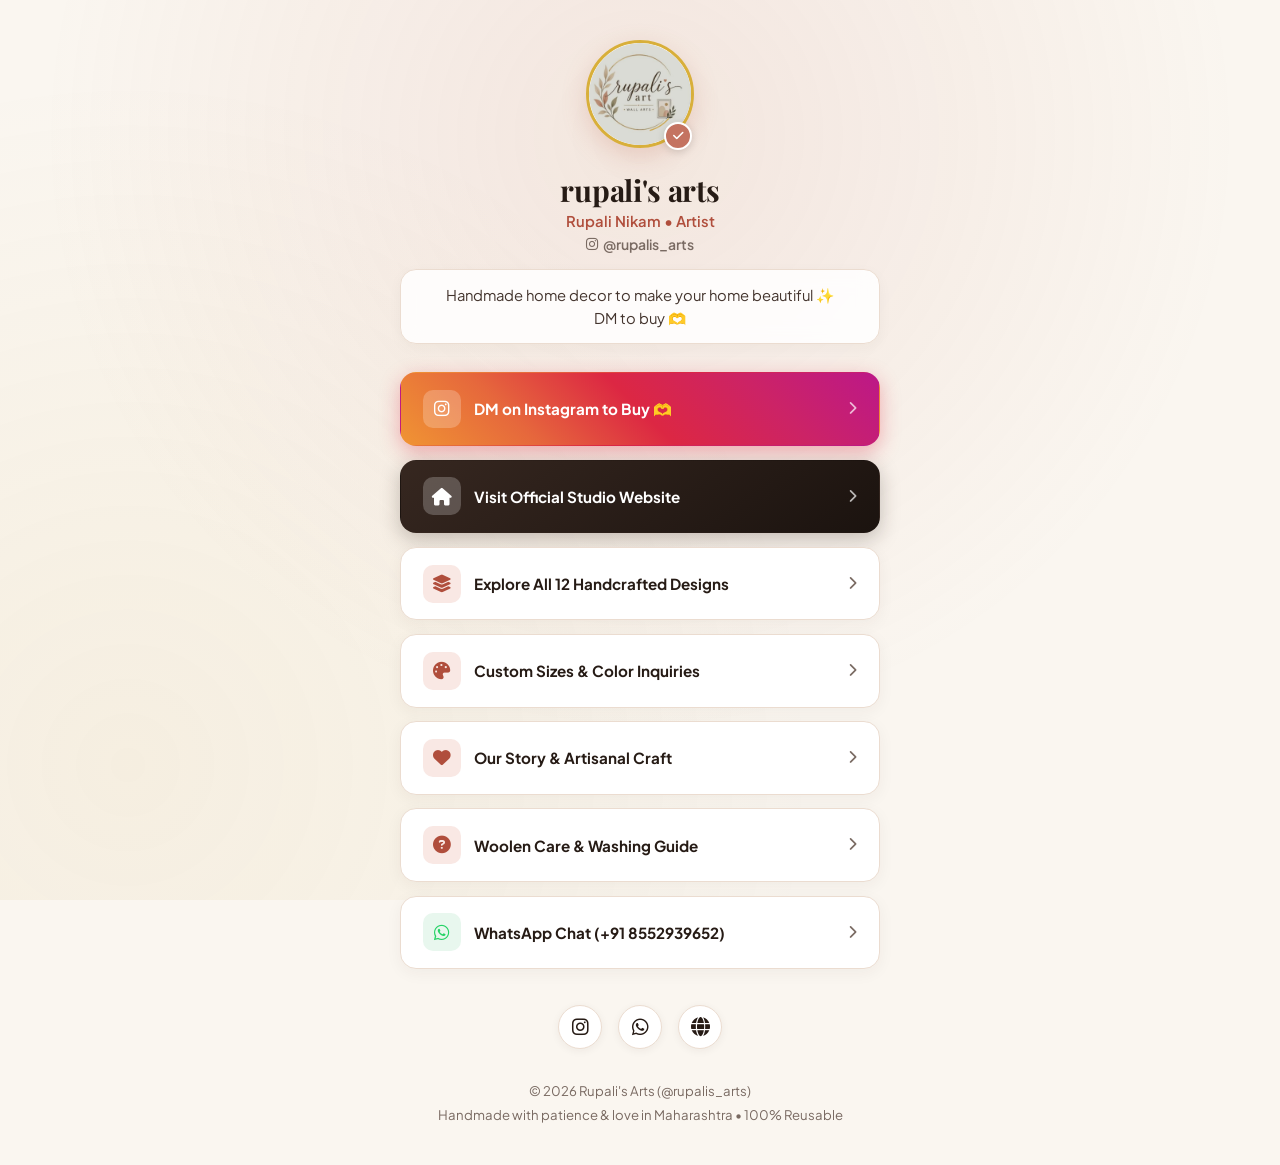
<file: links.html>
<!DOCTYPE html>
<html lang="en">
<head>
  <meta charset="UTF-8" />
  <meta name="viewport" content="width=device-width, initial-scale=1.0" />
  <title>Rupali's Arts (@rupalis_arts) | Official Links</title>
  <meta name="description" content="Official links for Rupali's Arts (@rupalis_arts). Handcrafted home decor, wall arts, Lippan mirror art, woolen rangolis & Ganpati aasans by Rupali Nikam. DM to buy 🫶" />
  <meta name="theme-color" content="#c47361" />

    <link rel="canonical" href="https://rugvednikam.github.io/rupalis-arts/links.html" />
  <meta name="keywords" content="Rupali's Arts Instagram bio, @rupalis_arts links, buy woolen rangoli Instagram, order Ganpati aasan DM, Rupali Nikam artist links" />
  <meta name="author" content="Rupali Nikam - Rupali's Arts" />

  <!-- Open Graph -->
  <meta property="og:type" content="profile" />
  <meta property="og:url" content="https://rugvednikam.github.io/rupalis-arts/links.html" />
  <meta property="og:title" content="Rupali's Arts (@rupalis_arts) | Official Links" />
  <meta property="og:description" content="Official Instagram bio links for Rupali's Arts. Explore handcrafted woolen rangolis, sunflower Ganpati aasans, and order via Instagram DM 🫶" />
  <meta property="og:image" content="assets/images/logo.png" />

  <!-- Favicons -->
  <link rel="icon" type="image/png" sizes="32x32" href="assets/images/favicon.png" />
  <link rel="icon" type="image/png" sizes="16x16" href="assets/images/favicon-16x16.png" />
  <link rel="apple-touch-icon" sizes="180x180" href="assets/images/apple-touch-icon.png" />
  
  <!-- Google Fonts -->
  <link rel="preconnect" href="https://fonts.googleapis.com" />
  <link rel="preconnect" href="https://fonts.gstatic.com" crossorigin />
  <link href="https://fonts.googleapis.com/css2?family=Cinzel+Decorative:wght@700&family=Playfair+Display:wght@600;700&family=Plus+Jakarta+Sans:wght@400;500;600;700&display=swap" rel="stylesheet" />

  <!-- Font Awesome 6 -->
  <link rel="stylesheet" href="https://cdnjs.cloudflare.com/ajax/libs/font-awesome/6.5.1/css/all.min.css" />

  <style>
    :root {
      --terracotta-500: #c47361;
      --terracotta-600: #b04e3c;
      --terracotta-100: #f9e8e4;
      --gold-400: #d8af3a;
      --gold-500: #c59b27;
      --espresso-900: #261b15;
      --espresso-800: #362720;
      --linen-100: #faf6f0;
      --linen-200: #f3ecdf;
      --linen-300: #ebdcd0;
      --text-dark: #221814;
      --text-body: #44352e;
      --text-muted: #796a62;
      --grad-gold: linear-gradient(135deg, #f6e09a 0%, #c59b27 50%, #a1781c 100%);
      --grad-terracotta: linear-gradient(135deg, #d48b7b 0%, #c47361 50%, #8f3d2e 100%);
      --grad-espresso: linear-gradient(145deg, #362720 0%, #1b130f 100%);
      --grad-instagram: linear-gradient(45deg, #f09433 0%, #e6683c 25%, #dc2743 50%, #cc2366 75%, #bc1888 100%);
      --font-serif: 'Playfair Display', Georgia, serif;
      --font-sans: 'Plus Jakarta Sans', system-ui, sans-serif;
    }

    * {
      box-sizing: border-box;
      margin: 0;
      padding: 0;
    }

    body {
      font-family: var(--font-sans);
      background: var(--linen-100);
      color: var(--text-dark);
      min-height: 100vh;
      display: flex;
      flex-direction: column;
      align-items: center;
      padding: 2.5rem 1.25rem;
      position: relative;
      overflow-x: hidden;
    }

    body::before {
      content: '';
      position: fixed;
      inset: 0;
      background: 
        radial-gradient(circle at 50% 15%, rgba(196, 115, 97, 0.12) 0%, transparent 60%),
        radial-gradient(circle at 10% 85%, rgba(197, 155, 39, 0.08) 0%, transparent 50%);
      pointer-events: none;
    }

    .bio-container {
      width: 100%;
      max-width: 480px;
      margin: 0 auto;
      display: flex;
      flex-direction: column;
      align-items: center;
      position: relative;
      z-index: 2;
    }

    .profile-avatar-wrapper {
      position: relative;
      margin-bottom: 1.15rem;
    }

    .profile-avatar {
      width: 108px;
      height: 108px;
      border-radius: 50%;
      border: 3px solid var(--gold-400);
      box-shadow: 0 8px 24px rgba(196, 115, 97, 0.25);
      object-fit: cover;
      background: #fff;
    }

    .avatar-verified-badge {
      position: absolute;
      bottom: 2px;
      right: 2px;
      width: 28px;
      height: 28px;
      border-radius: 50%;
      background: var(--terracotta-500);
      color: #fff;
      display: flex;
      align-items: center;
      justify-content: center;
      font-size: 0.75rem;
      border: 2px solid #fff;
      box-shadow: 0 2px 8px rgba(0, 0, 0, 0.15);
    }

    .profile-title {
      font-family: var(--font-serif);
      font-size: 1.85rem;
      font-weight: 700;
      color: var(--espresso-900);
      margin-bottom: 0.15rem;
      text-align: center;
      letter-spacing: -0.01em;
    }

    .profile-artist {
      font-size: 0.925rem;
      font-weight: 600;
      color: var(--terracotta-600);
      margin-bottom: 0.35rem;
    }

    .profile-handle {
      font-size: 0.875rem;
      font-weight: 600;
      color: var(--text-muted);
      margin-bottom: 1rem;
      display: flex;
      align-items: center;
      gap: 0.35rem;
      text-decoration: none;
      transition: color 0.2s;
    }

    .profile-handle:hover {
      color: var(--terracotta-500);
    }

    .profile-bio {
      font-size: 0.925rem;
      color: var(--text-body);
      text-align: center;
      line-height: 1.55;
      margin-bottom: 1.75rem;
      background: rgba(255, 255, 255, 0.85);
      border: 1px solid var(--linen-300);
      padding: 0.85rem 1.25rem;
      border-radius: 16px;
      box-shadow: 0 4px 14px rgba(54, 39, 32, 0.04);
      backdrop-filter: blur(10px);
      width: 100%;
    }

    .links-stack {
      width: 100%;
      display: flex;
      flex-direction: column;
      gap: 0.85rem;
      margin-bottom: 2.25rem;
    }

    .bio-link-btn {
      display: flex;
      align-items: center;
      justify-content: space-between;
      width: 100%;
      padding: 1.05rem 1.35rem;
      background: #ffffff;
      border: 1.5px solid var(--linen-300);
      border-radius: 16px;
      color: var(--espresso-900);
      font-weight: 700;
      font-size: 0.95rem;
      text-decoration: none;
      box-shadow: 0 4px 16px rgba(54, 39, 32, 0.05);
      backdrop-filter: blur(8px);
      transition: transform 0.25s ease, background 0.25s ease, border-color 0.25s ease, box-shadow 0.25s ease;
    }

    .bio-link-btn:hover {
      transform: translateY(-3px) scale(1.01);
      background: #ffffff;
      border-color: var(--terracotta-500);
      box-shadow: 0 8px 24px rgba(196, 115, 97, 0.18);
    }

    .bio-link-btn.featured {
      background: var(--grad-instagram);
      border-color: transparent;
      color: #fff;
      box-shadow: 0 6px 20px rgba(220, 39, 67, 0.35);
    }

    .bio-link-btn.featured:hover {
      box-shadow: 0 10px 30px rgba(220, 39, 67, 0.5);
    }

    .bio-link-btn.website-featured {
      background: var(--grad-espresso);
      border-color: transparent;
      color: #fff;
      box-shadow: 0 6px 20px rgba(38, 27, 21, 0.25);
    }

    .bio-link-btn.website-featured:hover {
      box-shadow: 0 10px 30px rgba(38, 27, 21, 0.35);
    }

    .btn-inner-left {
      display: flex;
      align-items: center;
      gap: 0.85rem;
    }

    .btn-icon {
      width: 38px;
      height: 38px;
      border-radius: 10px;
      background: var(--terracotta-100);
      display: flex;
      align-items: center;
      justify-content: center;
      font-size: 1.1rem;
      color: var(--terracotta-600);
    }

    .featured .btn-icon,
    .website-featured .btn-icon {
      color: #fff;
      background: rgba(255, 255, 255, 0.22);
    }

    .btn-chevron {
      color: var(--text-muted);
      font-size: 0.85rem;
    }

    .featured .btn-chevron,
    .website-featured .btn-chevron {
      color: rgba(255, 255, 255, 0.7);
    }

    .social-row {
      display: flex;
      gap: 1rem;
      margin-bottom: 2rem;
    }

    .social-circ-btn {
      width: 44px;
      height: 44px;
      border-radius: 50%;
      background: #ffffff;
      border: 1px solid var(--linen-300);
      display: flex;
      align-items: center;
      justify-content: center;
      color: var(--espresso-900);
      font-size: 1.2rem;
      text-decoration: none;
      box-shadow: 0 2px 8px rgba(54, 39, 32, 0.06);
      transition: transform 0.25s ease, background 0.25s ease, color 0.25s ease;
    }

    .social-circ-btn:hover {
      transform: translateY(-3px) scale(1.1);
      background: var(--terracotta-500);
      color: #fff;
      border-color: var(--terracotta-500);
    }

    .bio-footer {
      font-size: 0.825rem;
      color: var(--text-muted);
      text-align: center;
      line-height: 1.5;
    }
  </style>
</head>
<body>

  <div class="bio-container">
    <div class="profile-avatar-wrapper">
      <img src="assets/images/logo.png" alt="Rupali's Arts" class="profile-avatar" />
      <div class="avatar-verified-badge"><i class="fas fa-check"></i></div>
    </div>

    <h1 class="profile-title">rupali's arts</h1>
    <p class="profile-artist">Rupali Nikam • Artist</p>
    <a href="https://www.instagram.com/rupalis_arts/" target="_blank" rel="noopener noreferrer" class="profile-handle">
      <i class="fab fa-instagram"></i> @rupalis_arts
    </a>

    <div class="profile-bio">
      Handmade home decor to make your home beautiful ✨<br />
      DM to buy 🫶
    </div>

    <div class="links-stack">
      <!-- Direct Instagram DM Order -->
      <a href="https://ig.me/m/rupalis_arts" target="_blank" rel="noopener noreferrer" class="bio-link-btn featured">
        <div class="btn-inner-left">
          <div class="btn-icon"><i class="fab fa-instagram"></i></div>
          <span>DM on Instagram to Buy 🫶</span>
        </div>
        <i class="fas fa-chevron-right btn-chevron"></i>
      </a>

      <!-- Official Website Home -->
      <a href="index.html" class="bio-link-btn website-featured">
        <div class="btn-inner-left">
          <div class="btn-icon"><i class="fas fa-house"></i></div>
          <span>Visit Official Studio Website</span>
        </div>
        <i class="fas fa-chevron-right btn-chevron"></i>
      </a>

      <!-- Full Collection -->
      <a href="collection.html" class="bio-link-btn">
        <div class="btn-inner-left">
          <div class="btn-icon"><i class="fas fa-layer-group"></i></div>
          <span>Explore All 12 Handcrafted Designs</span>
        </div>
        <i class="fas fa-chevron-right btn-chevron"></i>
      </a>

      <!-- Bespoke & Custom Sizes -->
      <a href="custom-order.html" class="bio-link-btn">
        <div class="btn-inner-left">
          <div class="btn-icon"><i class="fas fa-palette"></i></div>
          <span>Custom Sizes & Color Inquiries</span>
        </div>
        <i class="fas fa-chevron-right btn-chevron"></i>
      </a>

      <!-- Our Story -->
      <a href="about.html" class="bio-link-btn">
        <div class="btn-inner-left">
          <div class="btn-icon"><i class="fas fa-heart"></i></div>
          <span>Our Story & Artisanal Craft</span>
        </div>
        <i class="fas fa-chevron-right btn-chevron"></i>
      </a>

      <!-- Care Guide & FAQs -->
      <a href="faq.html" class="bio-link-btn">
        <div class="btn-inner-left">
          <div class="btn-icon"><i class="fas fa-circle-question"></i></div>
          <span>Woolen Care & Washing Guide</span>
        </div>
        <i class="fas fa-chevron-right btn-chevron"></i>
      </a>

      <!-- WhatsApp Direct Chat -->
      <a href="https://wa.me/918552939652?text=Namaste%20Rupali's%20Arts!%20I'm%20reaching%20out%20from%20your%20Instagram%20bio%20to%20inquire%20about%20handcrafted%20decor." target="_blank" rel="noopener noreferrer" class="bio-link-btn">
        <div class="btn-inner-left">
          <div class="btn-icon" style="color: #25d366; background: #e8f7ee;"><i class="fab fa-whatsapp"></i></div>
          <span>WhatsApp Chat (+91 8552939652)</span>
        </div>
        <i class="fas fa-chevron-right btn-chevron"></i>
      </a>
    </div>

    <div class="social-row">
      <a href="https://www.instagram.com/rupalis_arts/" target="_blank" rel="noopener noreferrer" class="social-circ-btn" title="Instagram">
        <i class="fab fa-instagram"></i>
      </a>
      <a href="https://wa.me/918552939652" target="_blank" rel="noopener noreferrer" class="social-circ-btn" title="WhatsApp">
        <i class="fab fa-whatsapp"></i>
      </a>
      <a href="index.html" class="social-circ-btn" title="Website">
        <i class="fas fa-globe"></i>
      </a>
    </div>

    <footer class="bio-footer">
      <p>© 2026 Rupali's Arts (@rupalis_arts)</p>
      <p style="margin-top: 0.25rem;">Handmade with patience & love in Maharashtra • 100% Reusable</p>
    </footer>
  </div>

</body>
</html>
</file>
<file: css/animations.css>
/* Rupali's Arts - Animations & Keyframes */

@keyframes flameFlicker {
  0%, 100% {
    transform: scale(1) rotate(-1deg);
    filter: drop-shadow(0 0 10px rgba(255, 179, 0, 0.9)) drop-shadow(0 0 20px rgba(255, 106, 0, 0.6));
    opacity: 0.95;
  }
  25% {
    transform: scale(1.08, 0.95) rotate(2deg);
    filter: drop-shadow(0 0 14px rgba(255, 195, 0, 1)) drop-shadow(0 0 25px rgba(255, 87, 34, 0.7));
    opacity: 1;
  }
  50% {
    transform: scale(0.96, 1.05) rotate(-2deg);
    filter: drop-shadow(0 0 8px rgba(255, 179, 0, 0.8)) drop-shadow(0 0 18px rgba(255, 106, 0, 0.5));
    opacity: 0.9;
  }
  75% {
    transform: scale(1.04, 1.02) rotate(1deg);
    filter: drop-shadow(0 0 12px rgba(255, 204, 0, 0.95)) drop-shadow(0 0 22px rgba(255, 87, 34, 0.65));
    opacity: 0.98;
  }
}

@keyframes floatSlow {
  0%, 100% {
    transform: translateY(0) rotate(0deg);
  }
  50% {
    transform: translateY(-12px) rotate(3deg);
  }
}

@keyframes floatReverse {
  0%, 100% {
    transform: translateY(0) rotate(0deg);
  }
  50% {
    transform: translateY(10px) rotate(-3deg);
  }
}

@keyframes pulseGlow {
  0%, 100% {
    box-shadow: 0 0 0 0 rgba(225, 48, 108, 0.4), 0 0 20px rgba(251, 133, 0, 0.3);
  }
  50% {
    box-shadow: 0 0 0 12px rgba(225, 48, 108, 0), 0 0 30px rgba(251, 133, 0, 0.5);
  }
}

@keyframes goldShimmer {
  0% {
    background-position: -200% 0;
  }
  100% {
    background-position: 200% 0;
  }
}

@keyframes spinSlow {
  from {
    transform: rotate(0deg);
  }
  to {
    transform: rotate(360deg);
  }
}

@keyframes marigoldDrift {
  0% {
    transform: translateY(-50px) translateX(0) rotate(0deg);
    opacity: 0;
  }
  10% {
    opacity: 0.8;
  }
  90% {
    opacity: 0.8;
  }
  100% {
    transform: translateY(105vh) translateX(100px) rotate(360deg);
    opacity: 0;
  }
}

@keyframes modalFadeIn {
  from {
    opacity: 0;
    transform: scale(0.95) translateY(20px);
  }
  to {
    opacity: 1;
    transform: scale(1) translateY(0);
  }
}

@keyframes slideInRight {
  from {
    transform: translateX(100%);
  }
  to {
    transform: translateX(0);
  }
}

@keyframes toastSlideUp {
  from {
    transform: translateY(100%) scale(0.9);
    opacity: 0;
  }
  to {
    transform: translateY(0) scale(1);
    opacity: 1;
  }
}

.animate-flame {
  animation: flameFlicker 2.4s infinite ease-in-out;
  transform-origin: bottom center;
}

.animate-float {
  animation: floatSlow 5s ease-in-out infinite;
}

.animate-float-reverse {
  animation: floatReverse 6s ease-in-out infinite;
}

.animate-pulse-glow {
  animation: pulseGlow 2.5s infinite;
}

.animate-spin-slow {
  animation: spinSlow 30s linear infinite;
}
</file>
<file: css/main.css>
/* ==========================================================================
   RUPALI'S ARTS - BESPOKE HANDCRAFTED HOME DECOR STYLESHEET
   Harmonious Terracotta Rose, Warm Gold, Natural Linen & Artisan Espresso
   ========================================================================== */

:root {
  /* Brand Color Tokens - Handcrafted Terracotta & Blush Clay */
  --terracotta-950: #38150e;
  --terracotta-900: #4a1d15;
  --terracotta-800: #6e2d21;
  --terracotta-700: #8f3d2e;
  --terracotta-600: #b04e3c;
  --terracotta-500: #c47361;
  --terracotta-400: #d48b7b;
  --terracotta-300: #e3a99c;
  --terracotta-200: #f0c9c1;
  --terracotta-100: #f9e8e4;
  --terracotta-50:  #fdf5f3;

  /* Backward Compatibility Aliases for Emerald tokens -> Terracotta/Espresso */
  --emerald-900: #261b15;
  --emerald-800: #362720;
  --emerald-700: #4a1d15;
  --emerald-600: #8f3d2e;
  --emerald-100: #f9e8e4;
  --emerald-50:  #fdf5f3;

  /* Artisan Champagne Warm Gold */
  --gold-600: #a1781c;
  --gold-500: #c59b27;
  --gold-400: #d8af3a;
  --gold-300: #ecc75f;
  --gold-200: #f6e09a;
  --gold-100: #fdf5d7;
  --gold-50:  #fffcf0;
  
  --amber-500: #c59b27;
  --amber-600: #a1781c;

  --crimson-700: #7a231b;
  --crimson-600: #b84738;
  --crimson-500: #d9534f;

  /* Natural Warm Linen & Sand Canvas */
  --cream-50:  #fdfcf9;
  --cream-100: #faf6f0;
  --cream-200: #f3ecdf;
  --cream-300: #ebdcd0;

  --linen-50:  #fdfcf9;
  --linen-100: #faf6f0;
  --linen-200: #f3ecdf;
  --linen-300: #ebdcd0;
  --linen-400: #d6c3b2;

  --sage-600: #4c5d4b;
  --sage-500: #6b7d6a;
  --sage-100: #edf2ec;

  --espresso-950: #1b130f;
  --espresso-900: #261b15;
  --espresso-800: #362720;
  --espresso-700: #4c372e;
  --espresso-600: #634a3f;

  --text-dark: #221814;
  --text-body: #44352e;
  --text-muted: #796a62;
  --text-light: #a4948a;

  /* Gradients */
  --grad-gold: linear-gradient(135deg, #f6e09a 0%, #c59b27 50%, #a1781c 100%);
  --grad-terracotta: linear-gradient(135deg, #d48b7b 0%, #c47361 50%, #8f3d2e 100%);
  --grad-emerald: linear-gradient(145deg, #362720 0%, #1b130f 100%);
  --grad-emerald-subtle: linear-gradient(180deg, #3a2b23 0%, #261b15 100%);
  --grad-espresso: linear-gradient(145deg, #362720 0%, #1b130f 100%);
  --grad-espresso-subtle: linear-gradient(180deg, #3a2b23 0%, #261b15 100%);
  --grad-warm-card: linear-gradient(180deg, #ffffff 0%, #faf6f0 100%);
  --grad-instagram: linear-gradient(45deg, #f09433 0%, #e6683c 25%, #dc2743 50%, #cc2366 75%, #bc1888 100%);
  --grad-festive-glow: radial-gradient(circle at center, rgba(196, 115, 97, 0.22) 0%, rgba(38, 27, 21, 0) 70%);

  /* Glassmorphism */
  --glass-bg: rgba(255, 255, 255, 0.90);
  --glass-border: rgba(196, 115, 97, 0.22);
  --glass-dark-bg: rgba(38, 27, 21, 0.92);
  --glass-dark-border: rgba(197, 155, 39, 0.35);

  /* Shadows */
  --shadow-sm: 0 2px 10px rgba(54, 39, 32, 0.05);
  --shadow-md: 0 8px 24px rgba(54, 39, 32, 0.09);
  --shadow-lg: 0 16px 44px rgba(54, 39, 32, 0.13);
  --shadow-glow: 0 0 35px rgba(196, 115, 97, 0.28);

  /* Fonts */
  --font-serif: 'Playfair Display', Georgia, serif;
  --font-display: 'Cinzel Decorative', 'Playfair Display', serif;
  --font-sans: 'Plus Jakarta Sans', system-ui, -apple-system, BlinkMacSystemFont, 'Segoe UI', Roboto, sans-serif;

  /* Transitions */
  --transition-fast: 0.2s cubic-bezier(0.4, 0, 0.2, 1);
  --transition-normal: 0.35s cubic-bezier(0.4, 0, 0.2, 1);
  --transition-bounce: 0.5s cubic-bezier(0.34, 1.56, 0.64, 1);
}

/* Reset & Base Setup */
*, *::before, *::after {
  box-sizing: border-box;
  margin: 0;
  padding: 0;
}

html {
  scroll-behavior: smooth;
  font-size: 16px;
  -webkit-text-size-adjust: 100%;
  overflow-x: hidden !important;
  width: 100% !important;
  max-width: 100% !important;
}

body {
  font-family: var(--font-sans);
  background-color: var(--cream-50);
  color: var(--text-body);
  line-height: 1.65;
  overflow-x: hidden !important;
  width: 100% !important;
  max-width: 100% !important;
  position: relative;
  min-height: 100vh;
}

/* Background Festive Texture */
body::before {
  content: '';
  position: fixed;
  inset: 0;
  background-image: 
    radial-gradient(circle at 10% 20%, rgba(245, 158, 11, 0.03) 0%, transparent 40%),
    radial-gradient(circle at 90% 80%, rgba(74, 29, 21, 0.04) 0%, transparent 50%);
  pointer-events: none;
  z-index: -1;
}

img {
  max-width: 100%;
  height: auto;
  display: block;
}

a {
  color: inherit;
  text-decoration: none;
}

button, input, select, textarea {
  font-family: inherit;
}

button {
  cursor: pointer;
  border: none;
  background: none;
}

/* Container */
.container {
  width: 100%;
  max-width: 1280px;
  margin: 0 auto;
  padding: 0 1.5rem;
}

@media (max-width: 640px) {
  .container {
    padding: 0 1rem;
  }
}

/* ==========================================================================
   TOP ANNOUNCEMENT BAR
   ========================================================================== */
.announcement-bar {
  background: var(--grad-emerald);
  color: var(--gold-300);
  padding: 0.55rem 1rem;
  font-size: 0.825rem;
  font-weight: 600;
  letter-spacing: 0.03em;
  border-bottom: 1px solid rgba(251, 191, 36, 0.2);
  position: relative;
  z-index: 60;
  width: 100%;
  box-sizing: border-box;
}

.announcement-content {
  display: flex;
  justify-content: space-between;
  align-items: center;
  max-width: 1280px;
  margin: 0 auto;
  gap: 0.75rem;
  width: 100%;
  box-sizing: border-box;
}

.announcement-text-group {
  display: flex;
  align-items: center;
  gap: 0.6rem;
  flex-wrap: wrap;
  max-width: 100%;
}

.announcement-badge {
  background: rgba(245, 158, 11, 0.2);
  border: 1px solid var(--gold-400);
  padding: 0.15rem 0.65rem;
  border-radius: 9999px;
  color: #fff;
  font-size: 0.75rem;
  white-space: nowrap;
  flex-shrink: 0;
}

.announcement-tagline {
  color: var(--gold-300);
  font-size: 0.8rem;
}

.announcement-links {
  display: flex;
  gap: 1.25rem;
  align-items: center;
  flex-shrink: 0;
}

.announcement-link {
  display: inline-flex;
  align-items: center;
  gap: 0.35rem;
  color: #fff;
  transition: var(--transition-fast);
  white-space: nowrap;
}

.announcement-link:hover {
  color: var(--gold-300);
}

/* ==========================================================================
   HEADER & NAVBAR
   ========================================================================== */
.site-header {
  position: sticky;
  top: 0;
  z-index: 50;
  background: var(--glass-bg);
  backdrop-filter: blur(14px);
  -webkit-backdrop-filter: blur(14px);
  border-bottom: 1px solid rgba(238, 231, 219, 0.8);
  transition: var(--transition-normal);
}

.site-header.scrolled {
  box-shadow: var(--shadow-md);
  background: rgba(253, 252, 249, 0.94);
}

.navbar {
  display: flex;
  align-items: center;
  justify-content: space-between;
  height: 4.75rem;
}

/* Brand Logo */
.brand-logo {
  display: flex;
  align-items: center;
  gap: 0.85rem;
}


/* Brand Logo */
.brand-logo {
  display: flex;
  align-items: center;
  gap: 0.85rem;
  text-decoration: none;
}

.brand-logo-img {
  width: 44px;
  height: 44px;
  border-radius: 50%;
  object-fit: cover;
  border: 1.5px solid var(--gold-400);
  box-shadow: 0 2px 10px rgba(197, 155, 39, 0.3);
  background: var(--linen-50);
  flex-shrink: 0;
  transition: transform var(--transition-fast), box-shadow var(--transition-fast);
}

.brand-logo:hover .brand-logo-img {
  transform: scale(1.06) rotate(3deg);
  box-shadow: 0 4px 14px rgba(196, 115, 97, 0.4);
}

.footer-logo-row {
  display: flex;
  align-items: center;
  gap: 0.85rem;
  margin-bottom: 1.25rem;
}

.footer-logo-img {
  width: 50px;
  height: 50px;
  border-radius: 50%;
  object-fit: cover;
  border: 2px solid var(--gold-400);
  box-shadow: 0 4px 16px rgba(197, 155, 39, 0.35);
  background: var(--linen-50);
  flex-shrink: 0;
}

.logo-diya-icon {
  width: 44px;
  height: 44px;
  background: var(--grad-emerald);
  border: 1.5px solid var(--gold-400);
  border-radius: 50%;
  display: flex;
  align-items: center;
  justify-content: center;
  box-shadow: 0 0 15px rgba(245, 158, 11, 0.3);
  position: relative;
  flex-shrink: 0;
}

.brand-text-group {
  display: flex;
  flex-direction: column;
}

.brand-title {
  font-family: var(--font-serif);
  font-size: 1.55rem;
  font-weight: 700;
  color: var(--emerald-900);
  letter-spacing: -0.01em;
  line-height: 1.1;
}

.brand-subtitle {
  font-size: 0.72rem;
  font-weight: 600;
  letter-spacing: 0.14em;
  text-transform: uppercase;
  color: var(--amber-600);
}

/* Nav Links */
.nav-menu {
  display: flex;
  align-items: center;
  gap: 2rem;
  list-style: none;
}

.nav-link {
  font-size: 0.925rem;
  font-weight: 600;
  color: var(--emerald-900);
  position: relative;
  padding: 0.5rem 0;
  transition: var(--transition-fast);
}

.nav-link::after {
  content: '';
  position: absolute;
  bottom: 0;
  left: 0;
  width: 0;
  height: 2px;
  background: var(--grad-gold);
  border-radius: 2px;
  transition: var(--transition-fast);
}

.nav-link:hover {
  color: var(--amber-600);
}

.nav-link:hover::after,
.nav-link.active::after {
  width: 100%;
}

/* Nav Actions */
.nav-actions {
  display: flex;
  align-items: center;
  gap: 0.85rem;
}

.action-btn {
  width: 42px;
  height: 42px;
  border-radius: 50%;
  background: var(--cream-100);
  border: 1px solid var(--cream-300);
  color: var(--emerald-900);
  display: flex;
  align-items: center;
  justify-content: center;
  transition: var(--transition-fast);
  position: relative;
}

.action-btn:hover {
  background: var(--emerald-50);
  border-color: var(--emerald-700);
  color: var(--emerald-700);
  transform: translateY(-2px);
}

.badge-count {
  position: absolute;
  top: -4px;
  right: -4px;
  background: var(--crimson-600);
  color: white;
  font-size: 0.7rem;
  font-weight: 700;
  width: 19px;
  height: 19px;
  border-radius: 50%;
  display: flex;
  align-items: center;
  justify-content: center;
  box-shadow: 0 2px 6px rgba(190, 18, 60, 0.4);
}

.btn-insta-header {
  display: inline-flex;
  align-items: center;
  gap: 0.5rem;
  background: var(--grad-instagram);
  color: white;
  padding: 0.55rem 1.15rem;
  border-radius: 9999px;
  font-size: 0.85rem;
  font-weight: 600;
  box-shadow: 0 4px 14px rgba(220, 39, 67, 0.3);
  transition: var(--transition-fast);
}

.btn-insta-header:hover {
  transform: translateY(-2px);
  box-shadow: 0 6px 20px rgba(220, 39, 67, 0.45);
}

.mobile-toggle {
  display: none;
}

/* ==========================================================================
   HERO SECTION
   ========================================================================== */
.hero-section {
  position: relative;
  padding: 3.5rem 0 5rem;
  overflow: hidden;
  background: radial-gradient(circle at 80% 20%, rgba(245, 158, 11, 0.12) 0%, transparent 60%),
              radial-gradient(circle at 20% 80%, rgba(74, 29, 21, 0.08) 0%, transparent 60%);
}

.hero-particle-canvas {
  position: absolute;
  top: 0;
  left: 0;
  width: 100%;
  height: 100%;
  pointer-events: none;
  z-index: 1;
}

.hero-grid {
  display: grid;
  grid-template-columns: 1.15fr 0.85fr;
  gap: 3.5rem;
  align-items: center;
  position: relative;
  z-index: 2;
}

.hero-badge-pill {
  display: inline-flex;
  align-items: center;
  gap: 0.5rem;
  background: rgba(74, 29, 21, 0.08);
  border: 1px solid rgba(74, 29, 21, 0.2);
  padding: 0.35rem 1rem;
  border-radius: 9999px;
  color: var(--emerald-800);
  font-size: 0.825rem;
  font-weight: 700;
  letter-spacing: 0.05em;
  text-transform: uppercase;
  margin-bottom: 1.25rem;
}

.hero-title {
  font-family: var(--font-serif);
  font-size: 3.4rem;
  font-weight: 700;
  line-height: 1.15;
  color: var(--emerald-900);
  margin-bottom: 1.25rem;
  letter-spacing: -0.02em;
}

.hero-title-accent {
  background: var(--grad-gold);
  -webkit-background-clip: text;
  -webkit-text-fill-color: transparent;
  display: inline-block;
}

.hero-description {
  font-size: 1.125rem;
  color: var(--text-body);
  margin-bottom: 2rem;
  max-width: 540px;
  line-height: 1.7;
}

.hero-cta-group {
  display: flex;
  flex-wrap: wrap;
  gap: 1rem;
  align-items: center;
  margin-bottom: 2.5rem;
}

.btn-primary-insta {
  display: inline-flex;
  align-items: center;
  gap: 0.65rem;
  background: var(--grad-instagram);
  color: #fff;
  padding: 0.9rem 1.85rem;
  border-radius: 9999px;
  font-weight: 700;
  font-size: 1rem;
  box-shadow: 0 8px 24px rgba(220, 39, 67, 0.35);
  transition: var(--transition-bounce);
}

.btn-primary-insta:hover {
  transform: translateY(-3px) scale(1.02);
  box-shadow: 0 12px 30px rgba(220, 39, 67, 0.5);
}

.btn-secondary-outline {
  display: inline-flex;
  align-items: center;
  gap: 0.5rem;
  background: #fff;
  border: 1.5px solid var(--emerald-800);
  color: var(--emerald-900);
  padding: 0.85rem 1.65rem;
  border-radius: 9999px;
  font-weight: 600;
  font-size: 0.95rem;
  transition: var(--transition-fast);
  box-shadow: var(--shadow-sm);
}

.btn-secondary-outline:hover {
  background: var(--emerald-800);
  color: #fff;
  transform: translateY(-2px);
}

.hero-highlights-strip {
  display: flex;
  gap: 1.75rem;
  padding-top: 1.5rem;
  border-top: 1px solid var(--cream-300);
}

.highlight-item {
  display: flex;
  align-items: center;
  gap: 0.6rem;
}

.highlight-icon-box {
  width: 36px;
  height: 36px;
  border-radius: 50%;
  background: var(--emerald-100);
  color: var(--emerald-800);
  display: flex;
  align-items: center;
  justify-content: center;
  font-size: 1rem;
  flex-shrink: 0;
}

.highlight-text h4 {
  font-size: 0.875rem;
  font-weight: 700;
  color: var(--emerald-900);
}

.highlight-text p {
  font-size: 0.75rem;
  color: var(--text-muted);
}

/* Hero Visual Showcase */
.hero-visual-card {
  position: relative;
  background: #fff;
  border-radius: 28px;
  padding: 1rem;
  box-shadow: var(--shadow-lg), var(--shadow-glow);
  border: 2px solid rgba(251, 191, 36, 0.4);
  transform-style: preserve-3d;
  transition: transform 0.4s ease;
}

.hero-img-wrapper {
  position: relative;
  border-radius: 20px;
  overflow: hidden;
  aspect-ratio: 4/3;
}

.hero-img-wrapper img {
  width: 100%;
  height: 100%;
  object-fit: cover;
  transition: transform 0.6s ease;
}

.hero-visual-card:hover .hero-img-wrapper img {
  transform: scale(1.04);
}

.hero-floating-badge {
  position: absolute;
  background: var(--glass-dark-bg);
  backdrop-filter: blur(12px);
  -webkit-backdrop-filter: blur(12px);
  border: 1px solid var(--glass-dark-border);
  color: #fff;
  padding: 0.75rem 1.15rem;
  border-radius: 16px;
  box-shadow: 0 10px 25px rgba(0, 0, 0, 0.25);
  display: flex;
  align-items: center;
  gap: 0.75rem;
}

.badge-top-left {
  top: -15px;
  left: -20px;
}

.badge-bottom-right {
  bottom: -20px;
  right: -15px;
}

.badge-icon-circ {
  width: 38px;
  height: 38px;
  border-radius: 50%;
  background: var(--grad-gold);
  color: var(--emerald-900);
  display: flex;
  align-items: center;
  justify-content: center;
  font-size: 1.1rem;
  font-weight: 700;
}

.badge-info h5 {
  font-size: 0.85rem;
  font-weight: 700;
  color: var(--gold-300);
}

.badge-info p {
  font-size: 0.72rem;
  color: #e5e7eb;
}

/* ==========================================================================
   MULTI-PAGE BANNER & BREADCRUMBS
   ========================================================================== */
.page-header-banner {
  background: var(--grad-emerald);
  color: #fff;
  padding: 3.5rem 0 3rem;
  position: relative;
  overflow: hidden;
  border-bottom: 1px solid rgba(251, 191, 36, 0.2);
}

.page-header-banner::before {
  content: '';
  position: absolute;
  inset: 0;
  background: radial-gradient(circle at 80% 30%, rgba(251, 191, 36, 0.12) 0%, transparent 60%);
  pointer-events: none;
}

.breadcrumb-nav {
  display: flex;
  align-items: center;
  gap: 0.5rem;
  font-size: 0.85rem;
  color: var(--cream-300);
  margin-bottom: 0.85rem;
}

.breadcrumb-nav a {
  color: var(--gold-300);
  transition: var(--transition-fast);
}

.breadcrumb-nav a:hover {
  color: #fff;
  text-decoration: underline;
}

.page-header-title {
  font-family: var(--font-serif);
  font-size: clamp(2rem, 4.5vw, 3rem);
  font-weight: 700;
  color: #fff;
  line-height: 1.2;
  margin-bottom: 0.6rem;
}

.page-header-title .title-accent {
  background: var(--grad-gold);
  -webkit-background-clip: text;
  -webkit-text-fill-color: transparent;
}

.page-header-subtitle {
  font-size: 1rem;
  color: var(--cream-200);
  max-width: 680px;
  line-height: 1.6;
}

/* ==========================================================================
   ABOUT & ARTISANAL CRAFT STYLES
   ========================================================================== */
.story-section {
  padding: 4.5rem 0;
}

.story-grid {
  display: grid;
  grid-template-columns: 1fr 1fr;
  gap: 3.5rem;
  align-items: center;
}

.story-image-stack {
  position: relative;
}

.story-main-img {
  border-radius: 24px;
  box-shadow: var(--shadow-lg);
  border: 4px solid #fff;
  width: 100%;
}

.artisan-badge-card {
  position: absolute;
  bottom: -15px;
  right: -15px;
  background: #fff;
  border-radius: 18px;
  padding: 1rem 1.25rem;
  box-shadow: var(--shadow-lg);
  border: 1px solid var(--cream-300);
  display: flex;
  align-items: center;
  gap: 0.85rem;
}

.artisan-quote {
  font-family: var(--font-serif);
  font-style: italic;
  font-size: 1.2rem;
  color: var(--emerald-900);
  border-left: 3px solid var(--gold-400);
  padding-left: 1.25rem;
  margin: 1.5rem 0;
  line-height: 1.6;
}

.craft-process-section {
  padding: 4.5rem 0;
  background: var(--cream-100);
  border-top: 1px solid var(--cream-200);
  border-bottom: 1px solid var(--cream-200);
}

.craft-steps-grid {
  display: grid;
  grid-template-columns: repeat(4, 1fr);
  gap: 1.5rem;
  margin-top: 2.5rem;
}

.step-card {
  background: #fff;
  border: 1px solid var(--cream-200);
  border-radius: 18px;
  padding: 1.75rem 1.25rem;
  position: relative;
  box-shadow: var(--shadow-sm);
  transition: var(--transition-normal);
}

.step-card:hover {
  transform: translateY(-4px);
  box-shadow: var(--shadow-md);
  border-color: var(--gold-400);
}

.step-number {
  font-family: var(--font-serif);
  font-size: 2rem;
  font-weight: 700;
  color: var(--gold-500);
  line-height: 1;
  margin-bottom: 0.6rem;
}

.step-card h3 {
  font-family: var(--font-serif);
  font-size: 1.15rem;
  color: var(--emerald-900);
  margin-bottom: 0.5rem;
}

.step-card p {
  font-size: 0.875rem;
  color: var(--text-muted);
  line-height: 1.55;
}

/* ==========================================================================
   CARE GUIDE & FAQS
   ========================================================================== */
.care-guide-section {
  padding: 4.5rem 0 2rem;
}

.care-guide-grid {
  display: grid;
  grid-template-columns: repeat(3, 1fr);
  gap: 1.75rem;
  margin-top: 2.5rem;
  margin-bottom: 3.5rem;
}

.care-card {
  background: #fff;
  border: 1px solid var(--cream-200);
  border-radius: 20px;
  padding: 2rem 1.5rem;
  box-shadow: var(--shadow-sm);
  text-align: center;
  transition: var(--transition-normal);
}

.care-card:hover {
  transform: translateY(-3px);
  box-shadow: var(--shadow-md);
  border-color: var(--emerald-600);
}

.care-card-icon {
  width: 56px;
  height: 56px;
  border-radius: 50%;
  background: var(--emerald-100);
  color: var(--emerald-800);
  font-size: 1.4rem;
  display: flex;
  align-items: center;
  justify-content: center;
  margin: 0 auto 1.15rem;
}

.care-card h3 {
  font-family: var(--font-serif);
  font-size: 1.25rem;
  color: var(--emerald-900);
  margin-bottom: 0.6rem;
}

.care-card p {
  font-size: 0.9rem;
  color: var(--text-body);
  line-height: 1.6;
}

/* ==========================================================================
   CUSTOM ORDER & SIZE GUIDE
   ========================================================================== */
.custom-order-page-section {
  padding: 4.5rem 0;
}

.size-guide-grid {
  display: grid;
  grid-template-columns: repeat(4, 1fr);
  gap: 1.25rem;
  margin: 2rem 0 3rem;
}

.size-card {
  background: #fff;
  border: 1.5px solid var(--cream-200);
  border-radius: 18px;
  padding: 1.5rem 1.15rem;
  text-align: center;
  transition: var(--transition-fast);
}

.size-card:hover {
  border-color: var(--emerald-700);
  background: var(--emerald-50);
}

.size-card .size-val {
  font-family: var(--font-serif);
  font-size: 1.75rem;
  font-weight: 700;
  color: var(--emerald-900);
  display: block;
}

.size-card .size-rec {
  font-size: 0.775rem;
  color: var(--amber-600);
  font-weight: 600;
  margin-top: 0.25rem;
  display: block;
}

.size-card p {
  font-size: 0.825rem;
  color: var(--text-muted);
  margin-top: 0.4rem;
}

@media (max-width: 1024px) {
  .story-grid {
    grid-template-columns: 1fr;
    gap: 2.5rem;
  }
  .craft-steps-grid {
    grid-template-columns: repeat(2, 1fr);
  }
  .size-guide-grid {
    grid-template-columns: repeat(2, 1fr);
  }
  .care-guide-grid {
    grid-template-columns: 1fr;
    gap: 1.25rem;
  }
}

/* ==========================================================================
   FEATURES VALUE BAR
   ========================================================================== */
.features-value-bar {
  background: #fff;
  border-top: 1px solid var(--cream-200);
  border-bottom: 1px solid var(--cream-200);
  padding: 2.25rem 0;
}

.features-grid {
  display: grid;
  grid-template-columns: repeat(4, 1fr);
  gap: 1.5rem;
}

.feature-box {
  display: flex;
  align-items: center;
  gap: 1rem;
  padding: 0.5rem;
}

.feature-icon-wrapper {
  width: 52px;
  height: 52px;
  border-radius: 16px;
  background: var(--emerald-50);
  border: 1px solid var(--emerald-100);
  color: var(--emerald-700);
  display: flex;
  align-items: center;
  justify-content: center;
  font-size: 1.35rem;
  flex-shrink: 0;
  transition: var(--transition-fast);
}

.feature-box:hover .feature-icon-wrapper {
  background: var(--grad-gold);
  color: var(--emerald-900);
  transform: rotate(-6deg) scale(1.08);
}

.feature-content h3 {
  font-size: 0.95rem;
  font-weight: 700;
  color: var(--emerald-900);
  margin-bottom: 0.15rem;
}

.feature-content p {
  font-size: 0.8rem;
  color: var(--text-muted);
}

/* ==========================================================================
   SECTION COMMON HEADERS
   ========================================================================== */
.section-padding {
  padding: 5.5rem 0;
}

.section-header {
  text-align: center;
  max-width: 680px;
  margin: 0 auto 3rem;
}

.section-tag {
  display: inline-block;
  font-size: 0.8rem;
  font-weight: 700;
  letter-spacing: 0.12em;
  text-transform: uppercase;
  color: var(--amber-600);
  margin-bottom: 0.5rem;
}

.section-title {
  font-family: var(--font-serif);
  font-size: 2.4rem;
  font-weight: 700;
  color: var(--emerald-900);
  line-height: 1.2;
  margin-bottom: 0.85rem;
}

.section-subtitle {
  font-size: 1rem;
  color: var(--text-muted);
}

/* ==========================================================================
   PRODUCTS CATALOG & FILTER
   ========================================================================== */
.catalog-toolbar {
  display: flex;
  flex-wrap: wrap;
  justify-content: space-between;
  align-items: center;
  gap: 1.25rem;
  margin-bottom: 2.5rem;
  background: #fff;
  padding: 1rem 1.25rem;
  border-radius: 20px;
  border: 1px solid var(--cream-200);
  box-shadow: var(--shadow-sm);
}

.category-tabs {
  display: flex;
  flex-wrap: wrap;
  gap: 0.5rem;
}

.tab-btn {
  padding: 0.55rem 1.2rem;
  border-radius: 9999px;
  font-size: 0.875rem;
  font-weight: 600;
  color: var(--emerald-900);
  background: var(--cream-100);
  border: 1px solid transparent;
  transition: var(--transition-fast);
}

.tab-btn:hover {
  background: var(--emerald-100);
  color: var(--emerald-800);
}

.tab-btn.active {
  background: var(--emerald-800);
  color: #fff;
  box-shadow: 0 4px 12px rgba(54, 39, 32, 0.25);
}

.catalog-search-box {
  position: relative;
  min-width: 240px;
}

.catalog-search-input {
  width: 100%;
  padding: 0.55rem 1rem 0.55rem 2.4rem;
  border-radius: 9999px;
  border: 1px solid var(--cream-300);
  background: var(--cream-50);
  font-size: 0.875rem;
  color: var(--text-dark);
  outline: none;
  transition: var(--transition-fast);
}

.catalog-search-input:focus {
  border-color: var(--emerald-700);
  background: #fff;
  box-shadow: 0 0 0 3px rgba(74, 29, 21, 0.12);
}

.search-icon-pos {
  position: absolute;
  left: 0.85rem;
  top: 50%;
  transform: translateY(-50%);
  color: var(--text-muted);
  pointer-events: none;
}

/* Product Cards Grid */
.products-grid {
  display: grid;
  grid-template-columns: repeat(auto-fill, minmax(340px, 1fr));
  gap: 2rem;
}

.product-card {
  background: #fff;
  border-radius: 22px;
  overflow: hidden;
  border: 1px solid var(--cream-200);
  box-shadow: var(--shadow-sm);
  display: flex;
  flex-direction: column;
  transition: transform 0.35s cubic-bezier(0.2, 0.8, 0.2, 1), box-shadow 0.35s ease, border-color 0.35s ease;
  position: relative;
}

.product-card:hover {
  transform: translateY(-8px);
  box-shadow: var(--shadow-lg);
  border-color: rgba(245, 158, 11, 0.45);
}

.product-image-container {
  position: relative;
  aspect-ratio: 1;
  overflow: hidden;
  background: var(--cream-100);
}

.product-image-container img {
  width: 100%;
  height: 100%;
  object-fit: cover;
  transition: transform 0.5s ease;
}

.product-card:hover .product-image-container img {
  transform: scale(1.06);
}

.product-badge-tag {
  position: absolute;
  top: 1rem;
  left: 1rem;
  background: var(--emerald-800);
  color: var(--gold-300);
  font-size: 0.72rem;
  font-weight: 700;
  text-transform: uppercase;
  letter-spacing: 0.05em;
  padding: 0.25rem 0.75rem;
  border-radius: 9999px;
  box-shadow: 0 4px 10px rgba(0, 0, 0, 0.15);
  z-index: 2;
}

.product-badge-tag.festive {
  background: var(--crimson-600);
  color: #fff;
}

.product-badge-tag.eco {
  background: #b04e3c;
  color: #fff;
}

.quick-action-overlay {
  position: absolute;
  top: 1rem;
  right: 1rem;
  display: flex;
  flex-direction: column;
  gap: 0.5rem;
  z-index: 2;
}

.card-action-btn {
  width: 36px;
  height: 36px;
  border-radius: 50%;
  background: rgba(255, 255, 255, 0.9);
  backdrop-filter: blur(6px);
  color: var(--emerald-900);
  display: flex;
  align-items: center;
  justify-content: center;
  box-shadow: 0 4px 10px rgba(0, 0, 0, 0.1);
  transition: var(--transition-fast);
}

.card-action-btn:hover {
  background: var(--grad-gold);
  color: var(--emerald-900);
  transform: scale(1.1);
}

.product-body {
  padding: 1.5rem;
  display: flex;
  flex-direction: column;
  flex-grow: 1;
}

.product-cat-pill {
  font-size: 0.72rem;
  font-weight: 700;
  color: var(--amber-600);
  text-transform: uppercase;
  letter-spacing: 0.08em;
  margin-bottom: 0.35rem;
}

.product-title {
  font-family: var(--font-serif);
  font-size: 1.25rem;
  font-weight: 700;
  color: var(--emerald-900);
  margin-bottom: 0.35rem;
  line-height: 1.3;
}

.product-subtitle {
  font-size: 0.825rem;
  color: var(--text-muted);
  margin-bottom: 1rem;
}

.product-features-mini {
  list-style: none;
  margin-bottom: 1.25rem;
  padding-bottom: 1.25rem;
  border-bottom: 1px dashed var(--cream-300);
}

.product-features-mini li {
  font-size: 0.8rem;
  color: var(--text-body);
  display: flex;
  align-items: center;
  gap: 0.45rem;
  margin-bottom: 0.35rem;
}

.product-features-mini li svg {
  color: var(--emerald-700);
  flex-shrink: 0;
}

.product-dm-banner {
  background: rgba(245, 158, 11, 0.08);
  border: 1px dashed rgba(217, 119, 6, 0.35);
  border-radius: 10px;
  padding: 0.45rem 0.75rem;
  display: flex;
  align-items: center;
  justify-content: space-between;
  margin-bottom: 1.25rem;
}

.dm-tag {
  font-size: 0.75rem;
  font-weight: 700;
  color: var(--amber-600);
  display: flex;
  align-items: center;
  gap: 0.35rem;
}

.custom-tag {
  font-size: 0.72rem;
  color: var(--emerald-800);
  font-weight: 600;
}

/* Card Button Actions */
.product-card-actions {
  display: grid;
  grid-template-columns: 1fr auto;
  gap: 0.65rem;
  margin-top: auto;
}

.btn-buy-insta {
  display: inline-flex;
  align-items: center;
  justify-content: center;
  gap: 0.5rem;
  background: var(--grad-instagram);
  color: #fff;
  padding: 0.75rem 1rem;
  border-radius: 12px;
  font-size: 0.875rem;
  font-weight: 700;
  box-shadow: 0 4px 12px rgba(220, 39, 67, 0.25);
  transition: var(--transition-fast);
}

.btn-buy-insta:hover {
  transform: translateY(-2px);
  box-shadow: 0 6px 18px rgba(220, 39, 67, 0.4);
}

.btn-quick-view {
  padding: 0.75rem 0.9rem;
  border-radius: 12px;
  background: var(--cream-100);
  border: 1px solid var(--cream-300);
  color: var(--emerald-900);
  font-size: 0.85rem;
  font-weight: 600;
  transition: var(--transition-fast);
}

.btn-quick-view:hover {
  background: var(--emerald-800);
  color: #fff;
  border-color: var(--emerald-800);
}

/* ==========================================================================
   INTERACTIVE "DECORATE MY SPACE" VISUALIZER STUDIO
   ========================================================================== */
.visualizer-section {
  background: var(--grad-emerald);
  color: #fff;
  position: relative;
  overflow: hidden;
}

.visualizer-section::before {
  content: '';
  position: absolute;
  inset: 0;
  background: var(--grad-festive-glow);
  pointer-events: none;
}

.visualizer-header .section-tag {
  color: var(--gold-300);
}

.visualizer-header .section-title {
  color: #fff;
}

.visualizer-header .section-subtitle {
  color: #d1d5db;
}

.visualizer-wrapper {
  background: var(--glass-dark-bg);
  border: 1px solid var(--glass-dark-border);
  border-radius: 28px;
  overflow: hidden;
  box-shadow: var(--shadow-lg), 0 0 50px rgba(0, 0, 0, 0.5);
  display: grid;
  grid-template-columns: 320px 1fr;
}

@media (max-width: 960px) {
  .visualizer-wrapper {
    grid-template-columns: 1fr;
  }
}

.visualizer-sidebar {
  padding: 1.75rem;
  background: rgba(4, 24, 17, 0.7);
  border-right: 1px solid rgba(251, 191, 36, 0.15);
  display: flex;
  flex-direction: column;
  gap: 1.5rem;
}

.studio-group-title {
  font-size: 0.825rem;
  font-weight: 700;
  text-transform: uppercase;
  letter-spacing: 0.1em;
  color: var(--gold-300);
  margin-bottom: 0.75rem;
  display: flex;
  align-items: center;
  gap: 0.45rem;
}

.bg-preset-grid {
  display: grid;
  grid-template-columns: 1fr 1fr;
  gap: 0.5rem;
}

.bg-preset-btn {
  padding: 0.65rem 0.5rem;
  background: rgba(255, 255, 255, 0.05);
  border: 1px solid rgba(255, 255, 255, 0.12);
  border-radius: 12px;
  color: #e5e7eb;
  font-size: 0.75rem;
  font-weight: 600;
  text-align: center;
  transition: var(--transition-fast);
}

.bg-preset-btn:hover {
  background: rgba(251, 191, 36, 0.15);
  border-color: var(--gold-400);
}

.bg-preset-btn.active {
  background: var(--grad-gold);
  color: var(--emerald-900);
  font-weight: 700;
  border-color: transparent;
}

.decor-items-picker {
  display: flex;
  flex-direction: column;
  gap: 0.65rem;
}

.decor-pick-btn {
  display: flex;
  align-items: center;
  gap: 0.75rem;
  padding: 0.55rem;
  background: rgba(255, 255, 255, 0.05);
  border: 1px solid rgba(255, 255, 255, 0.1);
  border-radius: 12px;
  color: #fff;
  transition: var(--transition-fast);
  text-align: left;
}

.decor-pick-btn img {
  width: 44px;
  height: 44px;
  border-radius: 8px;
  object-fit: cover;
  flex-shrink: 0;
}

.decor-pick-btn:hover {
  background: rgba(255, 255, 255, 0.12);
  border-color: var(--gold-400);
  transform: translateX(4px);
}

.decor-pick-info h5 {
  font-size: 0.8rem;
  font-weight: 600;
}

.decor-pick-info p {
  font-size: 0.7rem;
  color: #9ca3af;
}

.studio-lighting-toggle {
  display: flex;
  align-items: center;
  justify-content: space-between;
  padding: 0.65rem 0.85rem;
  background: rgba(255, 255, 255, 0.05);
  border-radius: 12px;
  border: 1px solid rgba(255, 255, 255, 0.1);
}

.studio-controls-bottom {
  margin-top: auto;
  display: flex;
  flex-direction: column;
  gap: 0.65rem;
}

.btn-clear-canvas {
  padding: 0.6rem;
  border-radius: 10px;
  background: rgba(239, 68, 68, 0.15);
  border: 1px solid rgba(239, 68, 68, 0.3);
  color: #fca5a5;
  font-size: 0.78rem;
  font-weight: 600;
  transition: var(--transition-fast);
}

.btn-clear-canvas:hover {
  background: rgba(239, 68, 68, 0.3);
}

.btn-order-setup-insta {
  display: inline-flex;
  align-items: center;
  justify-content: center;
  gap: 0.5rem;
  background: var(--grad-instagram);
  color: #fff;
  padding: 0.8rem 1rem;
  border-radius: 12px;
  font-size: 0.85rem;
  font-weight: 700;
  box-shadow: 0 4px 14px rgba(220, 39, 67, 0.35);
  transition: var(--transition-fast);
}

.btn-order-setup-insta:hover {
  transform: translateY(-2px);
  box-shadow: 0 6px 20px rgba(220, 39, 67, 0.5);
}

/* Visualizer Stage Canvas */
.visualizer-stage-container {
  position: relative;
  min-height: 480px;
  display: flex;
  flex-direction: column;
  align-items: center;
  justify-content: center;
  padding: 2rem;
  overflow: hidden;
  user-select: none;
}

.stage-floor {
  position: absolute;
  inset: 0;
  transition: background 0.5s ease;
}

.stage-ambient-overlay {
  position: absolute;
  inset: 0;
  pointer-events: none;
  transition: background 0.5s ease;
}

.stage-ambient-overlay.night {
  background: rgba(5, 12, 19, 0.55);
}

.stage-decor-canvas {
  position: relative;
  width: 100%;
  height: 100%;
  min-height: 420px;
  z-index: 5;
}

.canvas-decor-element {
  position: absolute;
  cursor: grab;
  touch-action: none;
  transition: filter 0.3s ease;
  user-select: none;
  -webkit-user-select: none;
}

.canvas-decor-element:active {
  cursor: grabbing;
}

.canvas-decor-element.active {
  outline: 2px dashed var(--gold-400);
  outline-offset: 4px;
}

.decor-element-controls {
  position: absolute;
  top: -14px;
  right: -14px;
  display: none;
  gap: 4px;
  z-index: 10;
}

.canvas-decor-element.active .decor-element-controls {
  display: flex;
}

.el-ctrl-btn {
  width: 26px;
  height: 26px;
  border-radius: 50%;
  border: 1.5px solid #fff;
  display: flex;
  align-items: center;
  justify-content: center;
  font-size: 0.7rem;
  color: #fff;
  box-shadow: 0 2px 8px rgba(0, 0, 0, 0.4);
  cursor: pointer;
  transition: transform 0.2s ease;
}

.el-ctrl-btn.rotate {
  background: var(--amber-600);
}

.el-ctrl-btn.remove {
  background: #ef4444;
}

.el-ctrl-btn:hover {
  transform: scale(1.15);
}

.canvas-decor-element img {
  border-radius: 50%;
  box-shadow: 0 12px 30px rgba(0, 0, 0, 0.4);
  pointer-events: none;
  transition: transform 0.2s ease;
}

.canvas-diya-flame {
  position: absolute;
  top: 45%;
  left: 50%;
  transform: translate(-50%, -50%);
  width: 14px;
  height: 22px;
  background: radial-gradient(ellipse at bottom, #fff 0%, #ffeb3b 35%, #ff9800 70%, #ff5722 100%);
  border-radius: 50% 50% 20% 20%;
  box-shadow: 0 0 15px #ffb300, 0 0 30px #ff6f00;
  pointer-events: none;
}

.stage-hint {
  position: absolute;
  bottom: 1rem;
  left: 50%;
  transform: translateX(-50%);
  background: rgba(0, 0, 0, 0.6);
  backdrop-filter: blur(8px);
  color: #fff;
  font-size: 0.75rem;
  padding: 0.35rem 0.85rem;
  border-radius: 9999px;
  pointer-events: none;
  z-index: 10;
}

/* ==========================================================================
   WHY HANDCRAFTED WOOLEN RANGOLI (COMPARISON)
   ========================================================================== */
.why-section {
  background: var(--cream-100);
  border-top: 1px solid var(--cream-300);
  border-bottom: 1px solid var(--cream-300);
}

.comparison-grid {
  display: grid;
  grid-template-columns: 1fr 1fr;
  gap: 2rem;
  margin-top: 2rem;
}

.compare-card {
  padding: 2.25rem;
  border-radius: 24px;
  box-shadow: var(--shadow-sm);
  position: relative;
}

.compare-card.traditional {
  background: #fff;
  border: 1px solid #fed7aa;
}

.compare-card.rupalis {
  background: var(--grad-emerald);
  color: #fff;
  border: 2px solid var(--gold-400);
  box-shadow: var(--shadow-lg), 0 0 30px rgba(245, 158, 11, 0.2);
}

.compare-title {
  font-family: var(--font-serif);
  font-size: 1.5rem;
  font-weight: 700;
  margin-bottom: 1.25rem;
  display: flex;
  align-items: center;
  gap: 0.65rem;
}

.compare-card.traditional .compare-title {
  color: var(--amber-600);
}

.compare-card.rupalis .compare-title {
  color: var(--gold-300);
}

.compare-list {
  list-style: none;
  display: flex;
  flex-direction: column;
  gap: 1rem;
}

.compare-item {
  display: flex;
  align-items: flex-start;
  gap: 0.75rem;
  font-size: 0.925rem;
}

.compare-icon-cross {
  color: #ef4444;
  font-weight: 700;
  font-size: 1.1rem;
  flex-shrink: 0;
}

.compare-icon-check {
  color: var(--gold-400);
  font-weight: 700;
  font-size: 1.1rem;
  flex-shrink: 0;
}

/* ==========================================================================
   INSTAGRAM SPOTLIGHT FEED & REELS
   ========================================================================== */
.insta-spotlight-section {
  background: #fff;
}

.insta-handle-card {
  display: inline-flex;
  align-items: center;
  gap: 0.75rem;
  background: var(--cream-100);
  border: 1.5px solid var(--cream-300);
  padding: 0.6rem 1.4rem;
  border-radius: 9999px;
  color: var(--emerald-900);
  font-weight: 700;
  font-size: 0.95rem;
  margin-top: 1rem;
  transition: var(--transition-fast);
}

.insta-handle-card:hover {
  background: var(--grad-instagram);
  color: #fff;
  border-color: transparent;
  transform: translateY(-2px);
}

.insta-grid {
  display: grid;
  grid-template-columns: repeat(4, 1fr);
  gap: 1.25rem;
}

.insta-tile {
  position: relative;
  aspect-ratio: 1;
  border-radius: 18px;
  overflow: hidden;
  box-shadow: var(--shadow-sm);
  display: block;
}

.insta-tile img {
  width: 100%;
  height: 100%;
  object-fit: cover;
  transition: transform 0.5s ease;
}

.insta-tile-overlay {
  position: absolute;
  inset: 0;
  background: rgba(38, 27, 21, 0.65);
  backdrop-filter: blur(4px);
  display: flex;
  flex-direction: column;
  align-items: center;
  justify-content: center;
  color: #fff;
  gap: 0.5rem;
  opacity: 0;
  transition: opacity 0.3s ease;
}

.insta-tile:hover img {
  transform: scale(1.08);
}

.insta-tile:hover .insta-tile-overlay {
  opacity: 1;
}

.insta-tile-text {
  font-size: 0.8rem;
  font-weight: 600;
  text-align: center;
  padding: 0 1rem;
}

/* ==========================================================================
   REVIEWS & TESTIMONIALS
   ========================================================================== */
.reviews-section {
  background: var(--cream-100);
}

.reviews-grid {
  display: grid;
  grid-template-columns: repeat(auto-fit, minmax(280px, 1fr));
  gap: 1.5rem;
}

.review-card {
  background: #fff;
  padding: 1.75rem;
  border-radius: 20px;
  border: 1px solid var(--cream-300);
  box-shadow: var(--shadow-sm);
  display: flex;
  flex-direction: column;
  justify-content: space-between;
}

.review-stars {
  display: flex;
  gap: 0.25rem;
  color: var(--amber-500);
  margin-bottom: 0.85rem;
}

.review-text {
  font-size: 0.925rem;
  color: var(--text-body);
  line-height: 1.6;
  margin-bottom: 1.25rem;
  font-style: italic;
}

.review-product-tag {
  font-size: 0.75rem;
  font-weight: 700;
  color: var(--emerald-800);
  background: var(--emerald-100);
  padding: 0.2rem 0.6rem;
  border-radius: 6px;
  display: inline-block;
  margin-bottom: 0.85rem;
}

.reviewer-meta {
  display: flex;
  align-items: center;
  justify-content: space-between;
  border-top: 1px solid var(--cream-200);
  padding-top: 0.85rem;
}

.reviewer-name {
  font-weight: 700;
  color: var(--emerald-900);
  font-size: 0.875rem;
}

.reviewer-city {
  font-size: 0.75rem;
  color: var(--text-muted);
}

/* ==========================================================================
   CUSTOM ORDER INQUIRY CALLOUT
   ========================================================================== */
.custom-order-section {
  background: var(--grad-emerald);
  color: #fff;
  padding: 4.5rem 0;
  position: relative;
  overflow: hidden;
}

.custom-order-card {
  background: var(--glass-dark-bg);
  border: 1.5px solid var(--gold-400);
  border-radius: 28px;
  padding: 3.5rem 2rem;
  text-align: center;
  max-width: 840px;
  margin: 0 auto;
  box-shadow: var(--shadow-lg), 0 0 40px rgba(245, 158, 11, 0.25);
}

.custom-order-card h2 {
  font-family: var(--font-serif);
  font-size: 2.25rem;
  font-weight: 700;
  color: #fff;
  margin-bottom: 1rem;
}

.custom-order-card p {
  font-size: 1.05rem;
  color: #e5e7eb;
  max-width: 620px;
  margin: 0 auto 2rem;
}

/* ==========================================================================
   FOOTER
   ========================================================================== */
.site-footer {
  background: var(--emerald-900);
  color: #e5e7eb;
  padding: 4.5rem 0 2rem;
  border-top: 1px solid rgba(251, 191, 36, 0.25);
}

.footer-grid {
  display: grid;
  grid-template-columns: 1.5fr 1fr 1fr 1fr;
  gap: 3rem;
  margin-bottom: 3.5rem;
}

.footer-brand h3 {
  font-family: var(--font-serif);
  font-size: 1.6rem;
  font-weight: 700;
  color: var(--gold-300);
  margin-bottom: 0.5rem;
}

.footer-brand p {
  font-size: 0.875rem;
  color: #9ca3af;
  margin-bottom: 1.5rem;
  line-height: 1.6;
}

.footer-title {
  font-size: 0.95rem;
  font-weight: 700;
  text-transform: uppercase;
  letter-spacing: 0.08em;
  color: var(--gold-300);
  margin-bottom: 1.25rem;
}

.footer-links {
  list-style: none;
  display: flex;
  flex-direction: column;
  gap: 0.75rem;
}

.footer-links a {
  font-size: 0.875rem;
  color: #cbd5e1;
  transition: var(--transition-fast);
}

.footer-links a:hover {
  color: var(--gold-300);
  padding-left: 4px;
}

.footer-bottom {
  border-top: 1px solid rgba(255, 255, 255, 0.1);
  padding-top: 2rem;
  display: flex;
  justify-content: space-between;
  align-items: center;
  font-size: 0.8rem;
  color: #9ca3af;
}

/* ==========================================================================
   MODALS & SLIDE-OVER INQUIRY DRAWER
   ========================================================================== */
.modal-backdrop {
  position: fixed;
  inset: 0;
  background: rgba(38, 27, 21, 0.75);
  backdrop-filter: blur(8px);
  -webkit-backdrop-filter: blur(8px);
  z-index: 1000;
  opacity: 0;
  visibility: hidden;
  pointer-events: none;
  transition: opacity 0.3s ease, visibility 0.3s;
}

.modal-backdrop.active {
  opacity: 1 !important;
  visibility: visible !important;
  pointer-events: auto !important;
}

.quick-view-modal {
  position: fixed;
  inset: 0;
  z-index: 1050;
  display: flex;
  align-items: center;
  justify-content: center;
  padding: 1rem;
  opacity: 0;
  visibility: hidden;
  pointer-events: none;
  transition: opacity 0.3s ease, visibility 0.3s;
}

.quick-view-modal.active {
  opacity: 1 !important;
  visibility: visible !important;
  pointer-events: auto !important;
}

.modal-content-card {
  background: #fff;
  border-radius: 24px;
  max-width: 840px;
  width: 100%;
  max-height: 90vh;
  overflow-y: auto;
  position: relative;
  box-shadow: var(--shadow-lg);
  border: 1px solid var(--cream-300);
  animation: modalFadeIn 0.35s cubic-bezier(0.16, 1, 0.3, 1);
  box-sizing: border-box;
}

.modal-close-btn {
  position: absolute;
  top: 1.25rem;
  right: 1.25rem;
  width: 38px;
  height: 38px;
  border-radius: 50%;
  background: var(--cream-100);
  border: 1px solid var(--cream-300);
  color: var(--text-dark);
  display: flex;
  align-items: center;
  justify-content: center;
  z-index: 10;
  transition: var(--transition-fast);
}

.modal-close-btn:hover {
  background: var(--crimson-600);
  color: #fff;
}

.quick-view-grid {
  display: grid;
  grid-template-columns: 1fr 1.15fr;
  gap: 2rem;
  padding: 2.25rem;
}

@media (max-width: 768px) {
  .quick-view-grid {
    grid-template-columns: 1fr;
    padding: 1.5rem;
  }
}

.modal-img-wrapper {
  border-radius: 18px;
  overflow: hidden;
  background: var(--cream-100);
}

.modal-img-wrapper img {
  width: 100%;
  height: 100%;
  object-fit: cover;
}

/* Slide-over Inquiry Drawer */
.inquiry-drawer {
  position: fixed;
  top: 0;
  right: -500px;
  bottom: 0;
  width: min(420px, 86vw);
  max-width: 86vw;
  background: #fff;
  box-shadow: -10px 0 30px rgba(0, 0, 0, 0.2);
  z-index: 1100;
  transform: translateX(100%);
  visibility: hidden;
  opacity: 0;
  pointer-events: none;
  transition: transform 0.35s cubic-bezier(0.16, 1, 0.3, 1), opacity 0.25s ease, visibility 0.35s, right 0s 0.35s;
  display: flex;
  flex-direction: column;
}

.inquiry-drawer.active {
  right: 0 !important;
  transform: translateX(0) !important;
  visibility: visible !important;
  opacity: 1 !important;
  pointer-events: auto !important;
  transition: transform 0.35s cubic-bezier(0.16, 1, 0.3, 1), opacity 0.25s ease, visibility 0.35s, right 0s 0s !important;
}

.drawer-header {
  padding: 1.5rem;
  background: var(--grad-emerald);
  color: #fff;
  display: flex;
  align-items: center;
  justify-content: space-between;
}

.drawer-header h3 {
  font-family: var(--font-serif);
  font-size: 1.35rem;
  color: var(--gold-300);
}

.drawer-body {
  padding: 1.5rem;
  overflow-y: auto;
  flex-grow: 1;
  display: flex;
  flex-direction: column;
  gap: 1.25rem;
}

.inquiry-item {
  display: flex;
  gap: 1rem;
  padding: 0.85rem;
  background: var(--cream-100);
  border-radius: 14px;
  border: 1px solid var(--cream-300);
  align-items: center;
}

.inquiry-item img {
  width: 60px;
  height: 60px;
  border-radius: 10px;
  object-fit: cover;
}

.inquiry-item-info {
  flex-grow: 1;
}

.inquiry-item-info h5 {
  font-size: 0.875rem;
  font-weight: 700;
  color: var(--emerald-900);
}

.inquiry-item-info p {
  font-size: 0.75rem;
  color: var(--text-muted);
}

.btn-remove-item {
  color: #ef4444;
  padding: 0.35rem;
  border-radius: 6px;
  transition: var(--transition-fast);
}

.drawer-footer {
  padding: 1.5rem;
  border-top: 1px solid var(--cream-200);
  background: var(--cream-50);
}

/* Floating Instagram Action */
.floating-insta-btn {
  position: fixed;
  bottom: 2rem;
  right: 2rem;
  z-index: 45;
  background: var(--grad-instagram);
  color: white;
  padding: 0.85rem 1.5rem;
  border-radius: 9999px;
  display: flex;
  align-items: center;
  gap: 0.65rem;
  font-weight: 700;
  font-size: 0.95rem;
  box-shadow: 0 8px 25px rgba(220, 39, 67, 0.4);
  animation: pulseGlow 3s infinite;
  transition: var(--transition-bounce);
}

.floating-insta-btn:hover {
  transform: translateY(-4px) scale(1.05);
  box-shadow: 0 12px 35px rgba(220, 39, 67, 0.6);
}

/* Toast Notifications */
.toast-notification {
  position: fixed;
  bottom: 2rem;
  left: 50%;
  transform: translateX(-50%);
  background: var(--emerald-900);
  color: #fff;
  border: 1px solid var(--gold-400);
  padding: 0.75rem 1.5rem;
  border-radius: 9999px;
  font-size: 0.875rem;
  font-weight: 600;
  box-shadow: var(--shadow-lg);
  z-index: 120;
  display: flex;
  align-items: center;
  gap: 0.6rem;
  animation: toastSlideUp 0.3s ease;
}

/* ==========================================================================
   FAQ ACCORDION SECTION (SEO ENHANCEMENT)
   ========================================================================== */
.faq-section {
  background: var(--cream-50);
}

.faq-accordion {
  max-width: 800px;
  margin: 0 auto;
  display: flex;
  flex-direction: column;
  gap: 1rem;
}

.faq-item {
  background: #fff;
  border-radius: 16px;
  border: 1px solid var(--cream-300);
  overflow: hidden;
  box-shadow: var(--shadow-sm);
  transition: var(--transition-fast);
}

.faq-item:hover {
  border-color: var(--emerald-700);
}

.faq-question {
  width: 100%;
  padding: 1.25rem 1.5rem;
  display: flex;
  justify-content: space-between;
  align-items: center;
  font-size: 1.05rem;
  font-weight: 700;
  color: var(--emerald-900);
  text-align: left;
  background: none;
  border: none;
  cursor: pointer;
  transition: var(--transition-fast);
}

.faq-question:hover {
  color: var(--amber-600);
}

.faq-icon {
  width: 28px;
  height: 28px;
  border-radius: 50%;
  background: var(--cream-100);
  display: flex;
  align-items: center;
  justify-content: center;
  font-size: 0.85rem;
  color: var(--emerald-800);
  transition: transform 0.3s ease, background 0.3s ease;
  flex-shrink: 0;
}

.faq-item.active .faq-icon {
  transform: rotate(180deg);
  background: var(--emerald-800);
  color: #fff;
}

.faq-answer {
  max-height: 0;
  overflow: hidden;
  transition: max-height 0.35s ease, padding 0.35s ease;
  padding: 0 1.5rem;
  color: var(--text-body);
  font-size: 0.925rem;
  line-height: 1.65;
}

.faq-item.active .faq-answer {
  max-height: 300px;
  padding: 0 1.5rem 1.25rem;
}

/* ==========================================================================
   MOBILE SLIDE-OUT SIDEBAR DRAWER (OFF-CANVAS LEFT) - BASE UNIVERSAL STYLES
   ========================================================================== */
body.mobile-sidebar-locked {
  overflow: hidden !important;
  height: 100vh !important;
  touch-action: none !important;
}

.mobile-sidebar-backdrop {
  position: fixed;
  inset: 0;
  background: rgba(38, 27, 21, 0.75);
  backdrop-filter: blur(8px);
  -webkit-backdrop-filter: blur(8px);
  z-index: 998;
  opacity: 0;
  visibility: hidden;
  pointer-events: none;
  transition: opacity 0.32s cubic-bezier(0.16, 1, 0.3, 1), visibility 0.32s;
}

.mobile-sidebar-backdrop.active {
  opacity: 1 !important;
  visibility: visible !important;
  pointer-events: auto !important;
}

.mobile-sidebar {
  position: fixed;
  top: 0;
  left: 0;
  right: auto;
  bottom: 0;
  width: min(320px, 84vw);
  max-width: 84vw;
  height: 100vh;
  height: 100dvh;
  background: linear-gradient(180deg, #362720 0%, #261b15 100%);
  border-right: 1px solid rgba(251, 191, 36, 0.28);
  border-left: none;
  box-shadow: 10px 0 40px rgba(0, 0, 0, 0.6);
  z-index: 999;
  display: flex;
  flex-direction: column;
  transform: translateX(-100%);
  visibility: hidden;
  opacity: 0;
  pointer-events: none;
  transition: transform 0.32s cubic-bezier(0.16, 1, 0.3, 1), opacity 0.25s ease, visibility 0.32s;
  will-change: transform;
  box-sizing: border-box;
}

.mobile-sidebar.open {
  transform: translateX(0) !important;
  visibility: visible !important;
  opacity: 1 !important;
  pointer-events: auto !important;
}

.mobile-sidebar-header {
  padding: 1.15rem 1.15rem 1rem;
  display: flex;
  align-items: center;
  justify-content: space-between;
  border-bottom: 1px solid rgba(251, 191, 36, 0.15);
  background: rgba(0, 0, 0, 0.25);
  flex-shrink: 0;
  width: 100%;
  box-sizing: border-box;
}

.mobile-sidebar-close {
  width: 36px;
  height: 36px;
  border-radius: 50%;
  background: rgba(255, 255, 255, 0.08);
  border: 1px solid rgba(255, 255, 255, 0.15);
  color: #fff;
  font-size: 1.1rem;
  display: flex;
  align-items: center;
  justify-content: center;
  transition: var(--transition-fast);
  cursor: pointer;
  flex-shrink: 0;
}

.mobile-sidebar-close:hover,
.mobile-sidebar-close:active {
  background: var(--crimson-600);
  border-color: var(--crimson-500);
  transform: rotate(90deg) scale(1.05);
}

.mobile-sidebar-body {
  flex: 1;
  overflow-y: auto;
  padding: 1.1rem 1.15rem;
  display: flex;
  flex-direction: column;
  gap: 1.15rem;
  overscroll-behavior: contain;
  -webkit-overflow-scrolling: touch;
  width: 100%;
  box-sizing: border-box;
}

.mobile-sidebar-body::-webkit-scrollbar {
  width: 4px;
}

.mobile-sidebar-body::-webkit-scrollbar-thumb {
  background: rgba(251, 191, 36, 0.3);
  border-radius: 4px;
}

/* Quick Utility Cards inside Sidebar */
.mobile-sidebar-quick-tools {
  display: grid;
  grid-template-columns: 1fr 1fr;
  gap: 0.55rem;
  width: 100%;
  box-sizing: border-box;
}

.mobile-tool-card {
  display: flex;
  align-items: center;
  gap: 0.55rem;
  padding: 0.65rem 0.65rem;
  border-radius: 12px;
  background: rgba(255, 255, 255, 0.05);
  border: 1px solid rgba(251, 191, 36, 0.2);
  color: #fff;
  text-align: left;
  transition: var(--transition-fast);
  cursor: pointer;
  box-sizing: border-box;
  min-width: 0;
}

.mobile-tool-card:hover,
.mobile-tool-card:active {
  background: rgba(245, 158, 11, 0.15);
  border-color: var(--gold-400);
  transform: translateY(-2px);
}

.tool-icon-wrap {
  width: 30px;
  height: 30px;
  border-radius: 8px;
  background: rgba(251, 191, 36, 0.15);
  color: var(--gold-400);
  display: flex;
  align-items: center;
  justify-content: center;
  font-size: 0.8rem;
  position: relative;
  flex-shrink: 0;
}

.tool-info {
  display: flex;
  flex-direction: column;
  overflow: hidden;
  min-width: 0;
}

.tool-title {
  font-size: 0.75rem;
  font-weight: 700;
  color: #fff;
  white-space: nowrap;
  overflow: hidden;
  text-overflow: ellipsis;
}

.tool-sub {
  font-size: 0.65rem;
  color: #cbd5e1;
  white-space: nowrap;
  overflow: hidden;
  text-overflow: ellipsis;
}

/* Nav Links in Mobile Drawer */
.mobile-sidebar-nav {
  display: flex;
  flex-direction: column;
  width: 100%;
  box-sizing: border-box;
}

.mobile-nav-heading {
  font-size: 0.7rem;
  font-weight: 700;
  text-transform: uppercase;
  letter-spacing: 0.12em;
  color: var(--gold-400);
  margin-bottom: 0.6rem;
  display: block;
}

.mobile-nav-list {
  list-style: none;
  display: flex;
  flex-direction: column;
  gap: 0.4rem;
  width: 100%;
  box-sizing: border-box;
}

.mobile-nav-item {
  display: flex;
  align-items: center;
  gap: 0.75rem;
  padding: 0.7rem 0.85rem;
  border-radius: 12px;
  background: rgba(255, 255, 255, 0.04);
  border: 1px solid rgba(255, 255, 255, 0.07);
  color: #f8f5ef;
  font-weight: 600;
  font-size: 0.9rem;
  text-decoration: none;
  transition: all 0.2s cubic-bezier(0.4, 0, 0.2, 1);
  width: 100%;
  box-sizing: border-box;
}

.mobile-nav-item:hover,
.mobile-nav-item:active,
.mobile-nav-item.active {
  background: linear-gradient(135deg, rgba(245, 158, 11, 0.2) 0%, rgba(180, 83, 9, 0.15) 100%);
  border-color: var(--gold-400);
  color: #fff;
  transform: translateX(4px);
}

.mobile-nav-item .item-icon {
  width: 28px;
  height: 28px;
  border-radius: 8px;
  background: rgba(251, 191, 36, 0.12);
  color: var(--gold-400);
  display: flex;
  align-items: center;
  justify-content: center;
  font-size: 0.8rem;
  flex-shrink: 0;
}

.mobile-nav-item .item-label {
  flex: 1;
  white-space: nowrap;
  overflow: hidden;
  text-overflow: ellipsis;
}

.mobile-nav-item .item-pill {
  font-size: 0.62rem;
  font-weight: 700;
  padding: 0.12rem 0.45rem;
  border-radius: 9999px;
  background: rgba(225, 29, 72, 0.25);
  color: #fca5a5;
  border: 1px solid rgba(225, 29, 72, 0.4);
  text-transform: uppercase;
  letter-spacing: 0.04em;
  flex-shrink: 0;
}

.mobile-nav-item .item-arrow {
  font-size: 0.72rem;
  color: rgba(255, 255, 255, 0.35);
  transition: transform 0.2s ease, color 0.2s ease;
  flex-shrink: 0;
}

.mobile-nav-item:hover .item-arrow {
  transform: translateX(3px);
  color: var(--gold-400);
}

/* Mobile Drawer Footer */
.mobile-sidebar-footer {
  padding: 1rem 1.15rem;
  border-top: 1px solid rgba(251, 191, 36, 0.15);
  background: rgba(0, 0, 0, 0.35);
  display: flex;
  flex-direction: column;
  gap: 0.55rem;
  flex-shrink: 0;
  width: 100%;
  box-sizing: border-box;
}

.btn-sidebar-insta {
  display: flex;
  align-items: center;
  justify-content: center;
  gap: 0.6rem;
  width: 100%;
  padding: 0.75rem 1rem;
  border-radius: 12px;
  background: var(--grad-instagram);
  color: #fff;
  font-weight: 700;
  font-size: 0.875rem;
  text-decoration: none;
  box-shadow: 0 4px 15px rgba(220, 39, 67, 0.35);
  transition: var(--transition-fast);
  box-sizing: border-box;
}

.btn-sidebar-insta:active {
  transform: scale(0.98);
}

.btn-sidebar-whatsapp {
  display: flex;
  align-items: center;
  justify-content: center;
  gap: 0.6rem;
  width: 100%;
  padding: 0.7rem 1rem;
  border-radius: 12px;
  background: #25D366;
  color: #fff;
  font-weight: 700;
  font-size: 0.825rem;
  text-decoration: none;
  box-shadow: 0 4px 12px rgba(37, 211, 102, 0.3);
  transition: var(--transition-fast);
  box-sizing: border-box;
}

.btn-sidebar-whatsapp:active {
  transform: scale(0.98);
}

.mobile-sidebar-badge-strip {
  display: flex;
  justify-content: center;
  align-items: center;
  gap: 0.5rem;
  font-size: 0.7rem;
  color: #cbd5e1;
  font-weight: 500;
  margin-top: 0.15rem;
}

/* ==========================================================================
   ADVANCED RESPONSIVE MEDIA QUERIES (MOBILE, TABLET, LAPTOP & DESKTOP)
   ========================================================================== */

/* Laptop & Desktop (1025px+) */
@media (min-width: 1025px) {
  .hero-title {
    font-size: clamp(2.6rem, 3.8vw, 3.5rem);
  }
  .products-grid {
    grid-template-columns: repeat(3, 1fr);
  }
  .nav-menu {
    display: flex !important;
  }
  .btn-insta-header {
    display: inline-flex !important;
  }
  .mobile-toggle {
    display: none !important;
  }
}

/* Tablets, iPads & Mobile Viewports (<= 1024px) */
@media (max-width: 1024px) {
  .site-header {
    padding: 0;
  }
  .navbar {
    height: 4.25rem;
  }
  .brand-title {
    font-size: 1.35rem;
  }
  .nav-menu {
    display: none !important;
  }
  .btn-insta-header {
    display: none !important;
  }
  .mobile-toggle {
    display: flex !important;
  }
  .hero-grid {
    grid-template-columns: 1fr;
    gap: 3rem;
  }
  .hero-visual-card {
    max-width: 520px;
    margin: 0 auto;
  }
  .features-grid {
    grid-template-columns: repeat(2, 1fr);
    gap: 1.25rem;
  }
  .products-grid {
    grid-template-columns: repeat(2, 1fr);
    gap: 1.5rem;
  }
  .footer-grid {
    grid-template-columns: 1fr 1fr;
    gap: 2.5rem;
  }
  .insta-grid {
    grid-template-columns: repeat(4, 1fr);
    gap: 1rem;
  }
}

/* Mobile & Small Tablet (<= 768px) */
@media (max-width: 768px) {

  /* Header Optimization Mobile */
  .header-audio-btn {
    display: none !important;
  }

  .nav-actions {
    gap: 0.6rem;
  }

  /* Hero Section Mobile */
  .hero-section {
    padding: 2.25rem 0 3.5rem;
  }

  .hero-title {
    font-size: clamp(2rem, 7vw, 2.5rem);
    line-height: 1.2;
  }

  .hero-description {
    font-size: 0.975rem;
    margin-bottom: 1.5rem;
  }

  .hero-cta-group {
    flex-direction: column;
    align-items: stretch;
    gap: 0.75rem;
  }

  .btn-primary-insta, .btn-secondary-outline {
    width: 100%;
    justify-content: center;
    padding: 0.85rem 1.25rem;
  }

  .hero-highlights-strip {
    flex-direction: column;
    gap: 1rem;
  }

  .hero-floating-badge {
    padding: 0.5rem 0.85rem;
    border-radius: 12px;
  }

  .badge-top-left {
    top: -10px;
    left: 0;
  }

  .badge-bottom-right {
    bottom: -10px;
    right: 0;
  }

  /* Value Bar Mobile */
  .features-grid {
    grid-template-columns: 1fr;
    gap: 1rem;
  }

  .feature-box {
    background: var(--cream-100);
    border-radius: 14px;
    padding: 1rem;
  }

  /* Catalog Toolbar Mobile with Horizontal Swipe */
  .catalog-toolbar {
    flex-direction: column;
    align-items: stretch;
    padding: 0.85rem;
    gap: 0.85rem;
    max-width: 100%;
    overflow: hidden;
    box-sizing: border-box;
  }

  .category-tabs {
    overflow-x: auto;
    flex-wrap: nowrap;
    -webkit-overflow-scrolling: touch;
    padding-bottom: 0.35rem;
    scrollbar-width: none;
    max-width: 100%;
    width: 100%;
    min-width: 0;
    box-sizing: border-box;
  }

  .category-tabs::-webkit-scrollbar {
    display: none;
  }

  .tab-btn {
    white-space: nowrap;
    padding: 0.5rem 1rem;
    font-size: 0.8rem;
    flex-shrink: 0;
  }

  .catalog-search-box {
    width: 100%;
    min-width: 100%;
  }

  /* Product Cards Single Column Mobile */
  .products-grid {
    grid-template-columns: 1fr;
    gap: 1.5rem;
  }

  /* Visualizer Studio Mobile */
  .visualizer-wrapper {
    grid-template-columns: 1fr;
    border-radius: 20px;
  }

  .visualizer-sidebar {
    padding: 1.25rem;
    border-right: none;
    border-bottom: 1px solid rgba(251, 191, 36, 0.15);
  }

  .visualizer-stage-container {
    min-height: 380px;
    padding: 1rem;
  }

  .stage-decor-canvas {
    min-height: 340px;
  }

  /* Comparison Grid Mobile */
  .comparison-grid {
    grid-template-columns: 1fr;
    gap: 1.25rem;
  }

  .compare-card {
    padding: 1.5rem;
  }

  /* Instagram Grid 2-columns on mobile */
  .insta-grid {
    grid-template-columns: repeat(2, 1fr);
    gap: 0.75rem;
  }

  /* FAQ Accordion Mobile */
  .faq-question {
    padding: 1rem 1.15rem;
    font-size: 0.95rem;
  }

  .faq-answer {
    padding: 0 1.15rem;
    font-size: 0.875rem;
  }

  .faq-item.active .faq-answer {
    padding: 0 1.15rem 1rem;
  }

  /* Custom Order Form Mobile */
  .custom-order-card {
    padding: 2.25rem 1.25rem;
    border-radius: 20px;
  }

  .custom-order-card h2 {
    font-size: 1.65rem;
  }

  #customOrderForm div[style*="grid-template-columns"] {
    grid-template-columns: 1fr !important;
  }

  /* Footer Mobile */
  .footer-grid {
    grid-template-columns: 1fr;
    gap: 2rem;
  }

  .footer-bottom {
    flex-direction: column;
    gap: 0.5rem;
    text-align: center;
  }

  /* Modals & Slide Drawer Mobile */
  .inquiry-drawer {
    max-width: 100%;
  }

  .modal-content-card {
    margin: 0.75rem;
    max-height: 94vh;
    border-radius: 18px;
  }

  .quick-view-grid {
    grid-template-columns: 1fr;
    padding: 1.25rem;
    gap: 1.25rem;
  }

  /* Floating Instagram Button Mobile */
  .floating-insta-btn {
    padding: 0.85rem;
    border-radius: 50%;
    bottom: 1.25rem;
    right: 1.25rem;
  }

  .floating-insta-btn span {
    display: none;
  }

  .announcement-content {
    flex-direction: column;
    gap: 0.35rem;
    text-align: center;
    font-size: 0.75rem;
    align-items: center;
  }

  .announcement-text-group {
    justify-content: center;
    text-align: center;
  }
}

/* Extra Small Phones (<= 380px) */
@media (max-width: 380px) {
  .brand-title {
    font-size: 1.2rem;
  }
  .logo-diya-icon {
    width: 38px;
    height: 38px;
  }
  .action-btn {
    width: 36px;
    height: 36px;
  }
}
</file>
